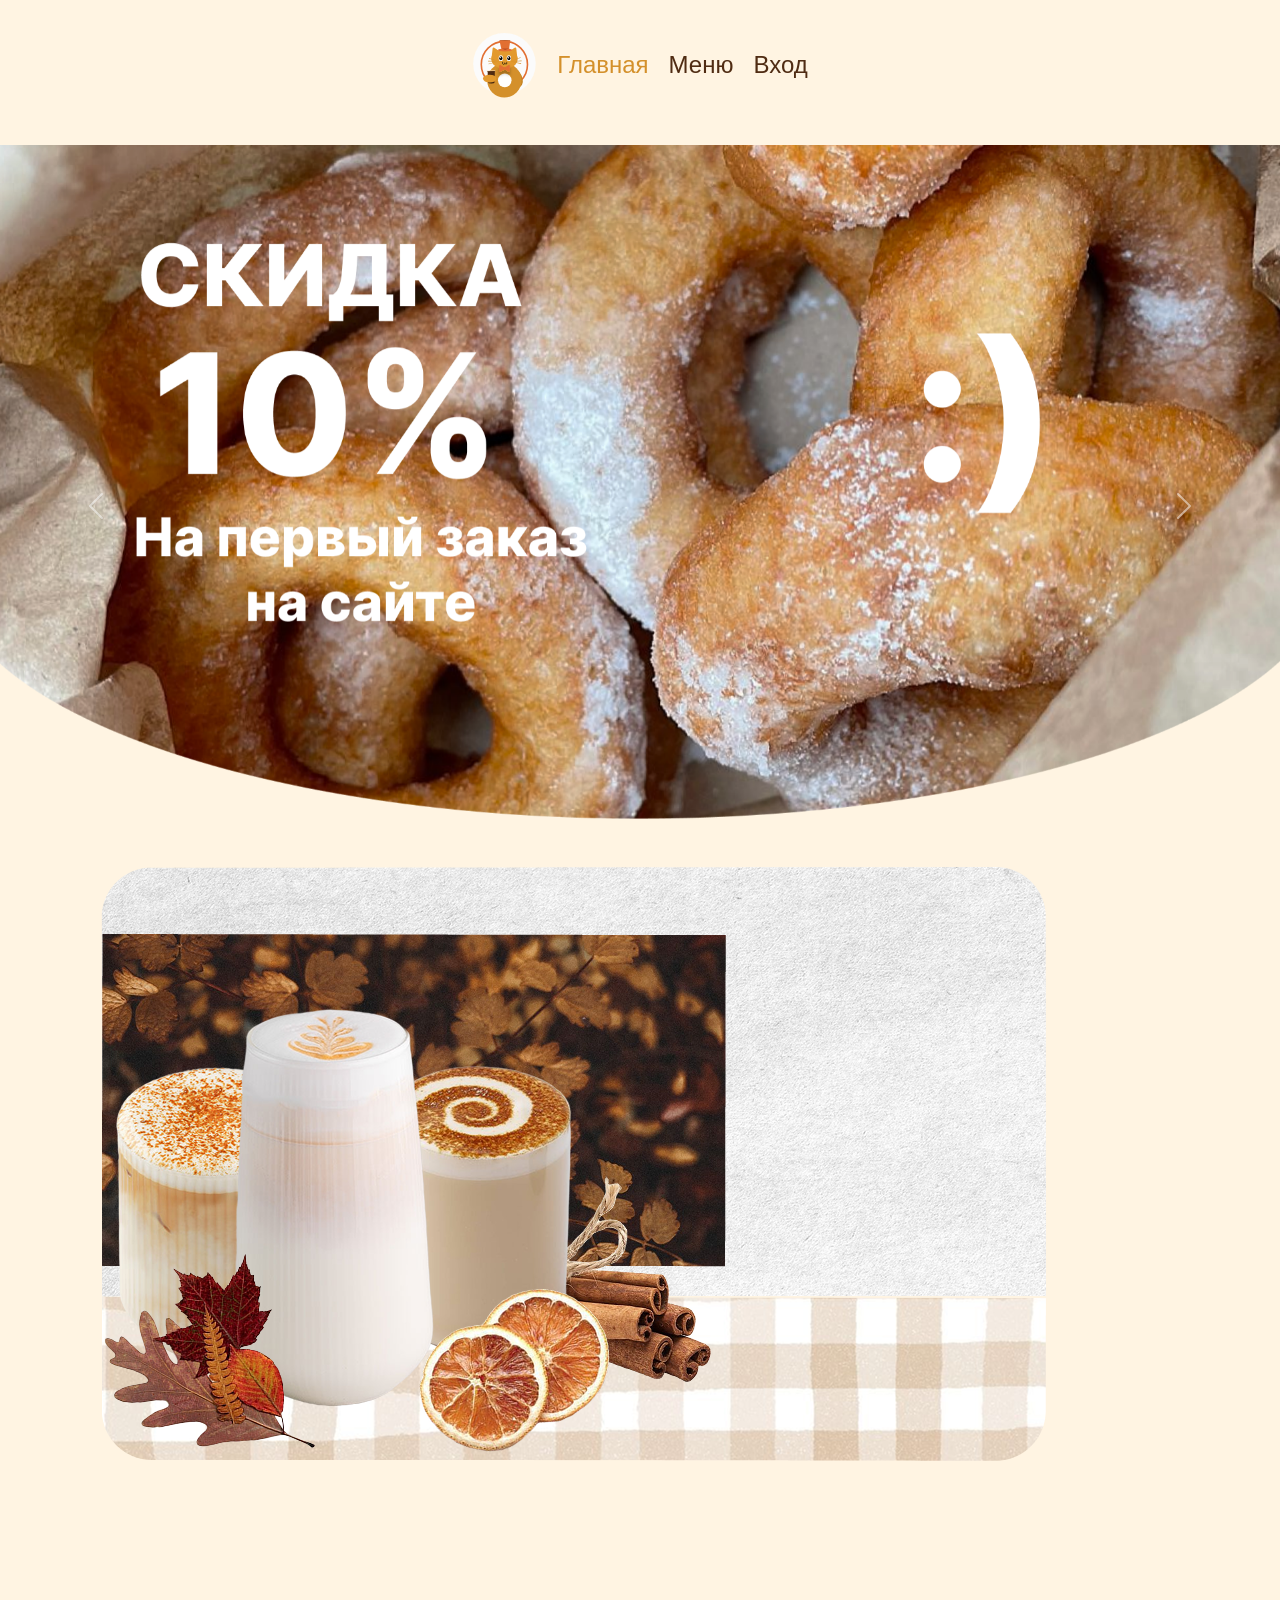
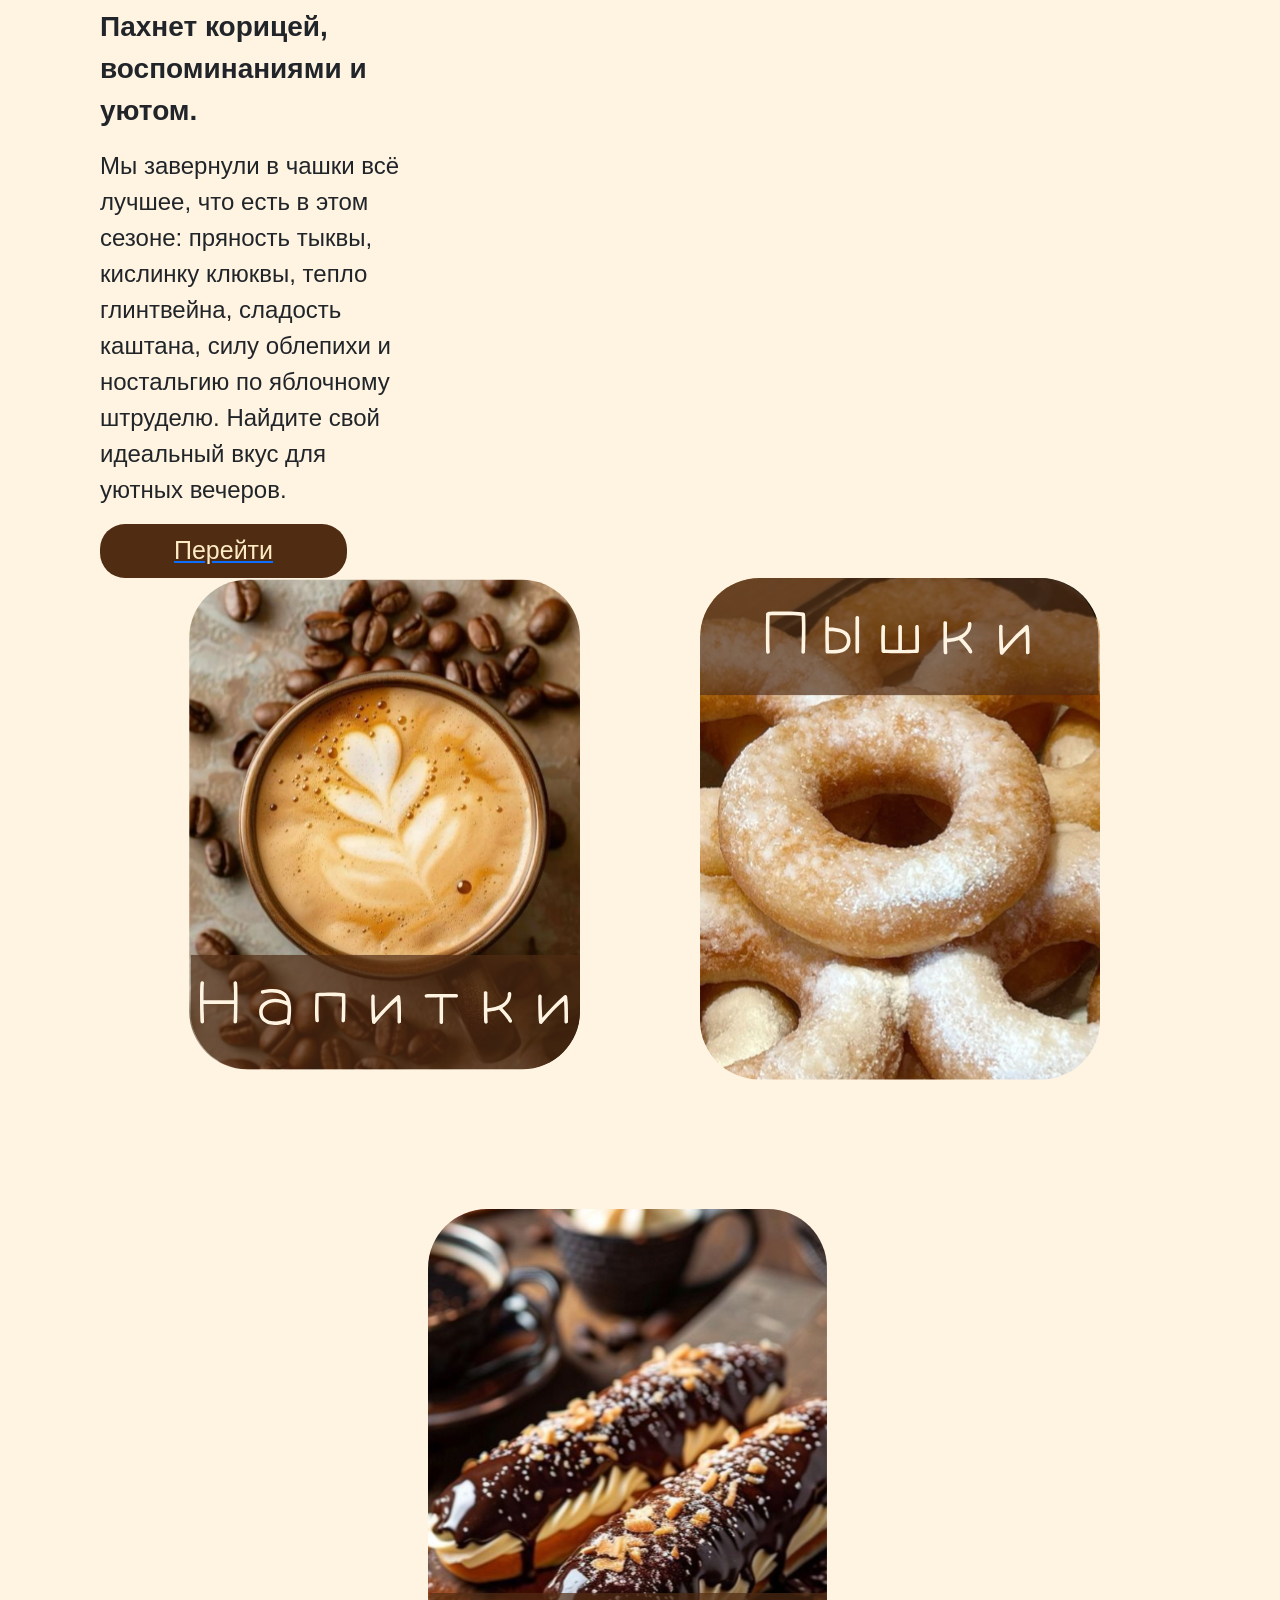
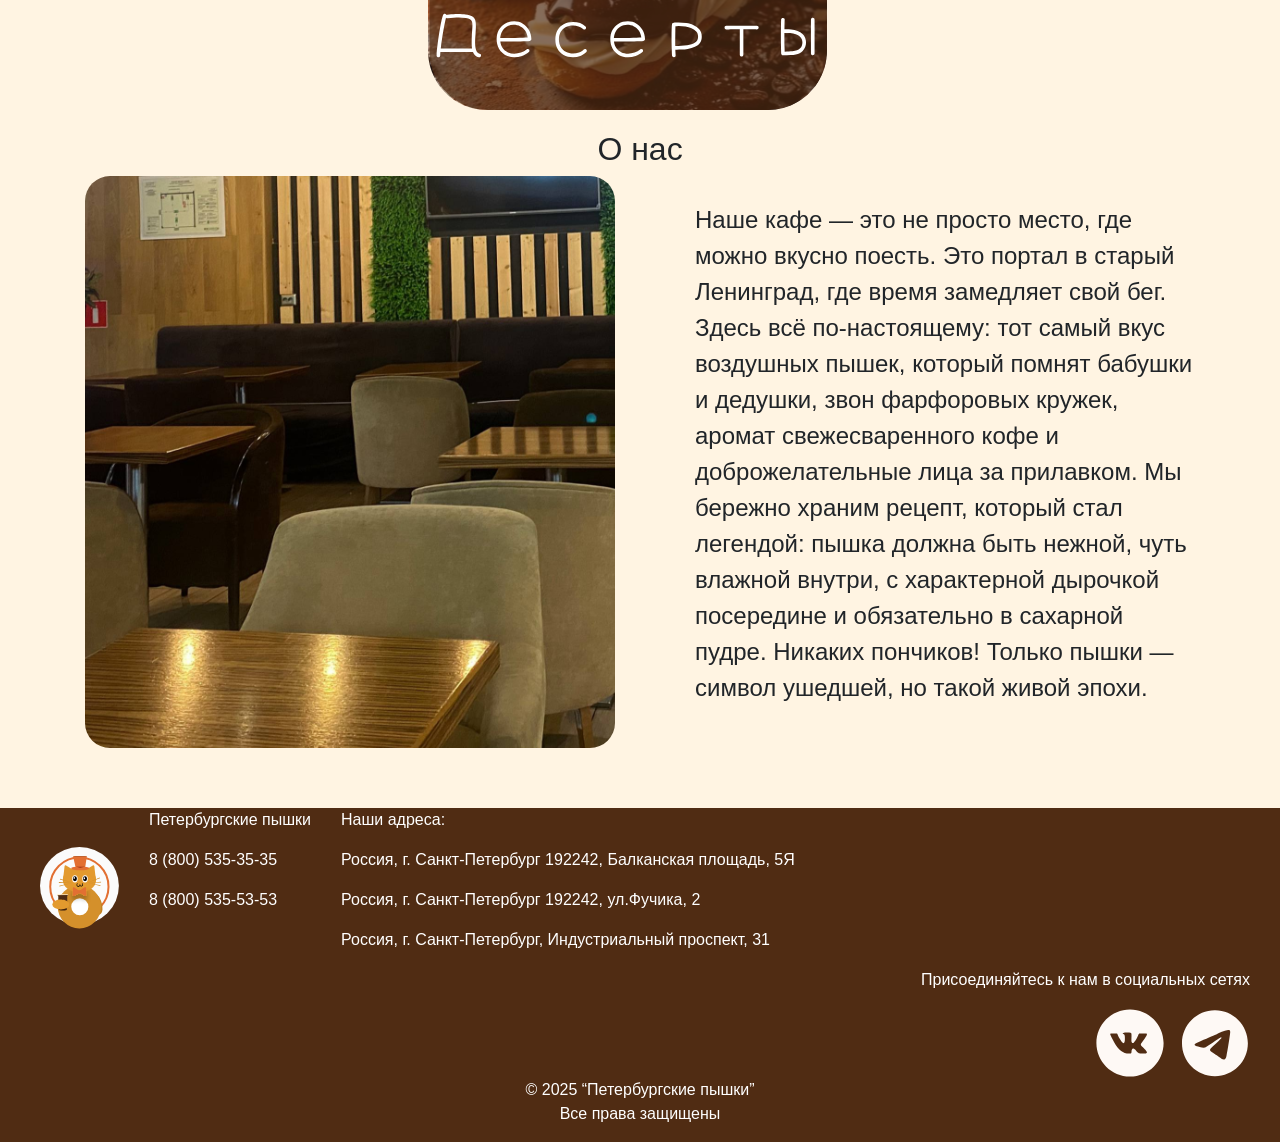
<file: index.html>
<!DOCTYPE html>
<html lang="en">

<head>
  <meta charset="UTF-8" />
  <meta name="viewport" content="width=device-width, initial-scale=1.0" />
  <title>Document</title>
  <link href="https://cdn.jsdelivr.net/npm/bootstrap@5.3.8/dist/css/bootstrap.min.css" rel="stylesheet"
    integrity="sha384-sRIl4kxILFvY47J16cr9ZwB07vP4J8+LH7qKQnuqkuIAvNWLzeN8tE5YBujZqJLB" crossorigin="anonymous">
  <link rel="stylesheet" href="web/css/style.css" />
</head>

<body>
  <header>
    <nav class="nav-main">
      <div class="nav-wrapper">

        <div class="nav-center">
          <ul class="nav-links">
            <li><img class="logotype" src="web/img/1.svg" alt="логотип" /></li>
            <li><a href="index.html" class="nav_link_active">Главная</a></li>
            <li><a href="menu.html" class="nav_link">Меню</a></li>
            <li><a href="auth.html" class="nav_link">Вход</a></li>
          </ul>
        </div>

        <button class="nav-toggle" aria-label="Открыть меню">
          <span class="hamburger"></span>
        </button>
      </div>
      </div>
    </nav>
  </header>
  <main>

    <div id="carouselExampleControls" class="carousel slide" data-bs-ride="carousel">
      <div class="carousel-inner">
        <div class="carousel-item active">
          <img src="/web/img/banner_one_img.png" class="d-block w-100" alt="...">
        </div>
        <div class="carousel-item">
          <img src="/web/img/banner_two_img.png" class="d-block w-100" alt="...">
        </div>

      </div>
      <button class="carousel-control-prev" type="button" data-bs-target="#carouselExampleControls"
        data-bs-slide="prev">
        <span class="carousel-control-prev-icon" aria-hidden="true"></span>
        <span class="visually-hidden">Предыдущий</span>
      </button>
      <button class="carousel-control-next" type="button" data-bs-target="#carouselExampleControls"
        data-bs-slide="next">
        <span class="carousel-control-next-icon" aria-hidden="true"></span>
        <span class="visually-hidden">Следующий</span>
      </button>
    </div>

    <div class="SpecialMenu">
      <div>
        <img src="web/img/3.png" alt="сезонное меню" class="specialMenuImage" />
      </div>
      <div class="textSpecialMenu-container">
        <p class="textSpecialMenu1">
          Пахнет корицей,<br> воспоминаниями и уютом.
        </p>
        <p class="textSpecialMenu2">
          Мы завернули в чашки всё лучшее, что есть в этом сезоне: пряность
          тыквы, кислинку клюквы, тепло глинтвейна, сладость каштана, силу
          облепихи и ностальгию по яблочному штруделю. Найдите свой идеальный
          вкус для уютных вечеров.
        </p>
        <div class="inpSpMen">
          <a href="menu.html"><button class="specialMenuGet">Перейти</button></a>
        </div>
      </div>
    </div>

    <div>
      <div class="glavCartDrinks">
        <a href="menu.html"><img src="web/img/4.svg" alt="КарточкаНапитки" class="drinksCart" /></a>
        <a href="menu.html"><img src="web/img/5.svg" alt="КарточкаПышки" class="PushkaCart" /></a>
        <a href="menu.html"><img src="web/img/6.svg" alt="КарточкаДесерты" class="DessertCart" /></a>
      </div>
    </div>

    <div class="aboutUs-container">
      <div class="headingAboutUs">
        <h2>О нас</h2>
      </div>

      <div class="internalAboutUs">
        <div class="meow-aboutUs">
          <img src="web/img/7.svg" alt="ФотографияОНас" class="PhotoAboutUs" />
          <p class="textAboutUs">
            Наше кафе — это не просто место, где можно вкусно поесть. Это
            портал в старый Ленинград, где время замедляет свой бег. Здесь всё
            по-настоящему: тот самый вкус воздушных пышек, который помнят
            бабушки и дедушки, звон фарфоровых кружек, аромат свежесваренного
            кофе и доброжелательные лица за прилавком. Мы бережно храним
            рецепт, который стал легендой: пышка должна быть нежной, чуть
            влажной внутри, с характерной дырочкой посередине и обязательно в
            сахарной пудре. Никаких пончиков! Только пышки — символ ушедшей,
            но такой живой эпохи.
          </p>
        </div>
      </div>
    </div>
  </main>

  <footer>
    <div>
      <div class="footer_info">
        <div class="info_address">
          <img src="web/img/1.svg" alt="логотип" class="logoFooter" />
          <div class="namTel">
            <p class="nameOrg">Петербургские пышки</p>
            <p class="telNumber1">8 (800) 535-35-35</p>
            <p class="telNumber2">8 (800) 535-53-53</p>
          </div>
          <div class="addressMain">
            <p class="address">Наши адреса:</p>
            <p class="address1">
              Россия, г. Санкт-Петербург 192242, Балканская площадь, 5Я
            </p>
            <p class="address2">
              Россия, г. Санкт-Петербург 192242, ул.Фучика, 2
            </p>
            <p class="address3">
              Россия, г. Санкт-Петербург, Индустриальный проспект, 31
            </p>
          </div>
        </div>

        <div class="info_social_network">
          <p class="text_social_network">
            Присоединяйтесь к нам в социальных сетях
          </p>
        </div>
        <div class="icons">
          <a href="https://vk.com/"><img src="web/img/vk.svg" alt="Иконка ВК" class="PhotoVK" /></a>
          <a href="https://web.telegram.org/a/"><img src="web/img/tg.svg" alt="иконка Тг" class="PhotoTg" /></a>
        </div>
      </div>

      <div class="copyr_rights">
        <p class="copyra">© 2025 “Петербургские пышки”</p>
        <p class="rights_reserved">Все права защищены</p>
      </div>
    </div>
  </footer>
  <script src="https://cdn.jsdelivr.net/npm/bootstrap@5.3.8/dist/js/bootstrap.bundle.min.js"
    integrity="sha384-FKyoEForCGlyvwx9Hj09JcYn3nv7wiPVlz7YYwJrWVcXK/BmnVDxM+D2scQbITxI"
    crossorigin="anonymous"></script>
    <script src="web/js/java_script.js"></script>
</body>


</html>
</file>
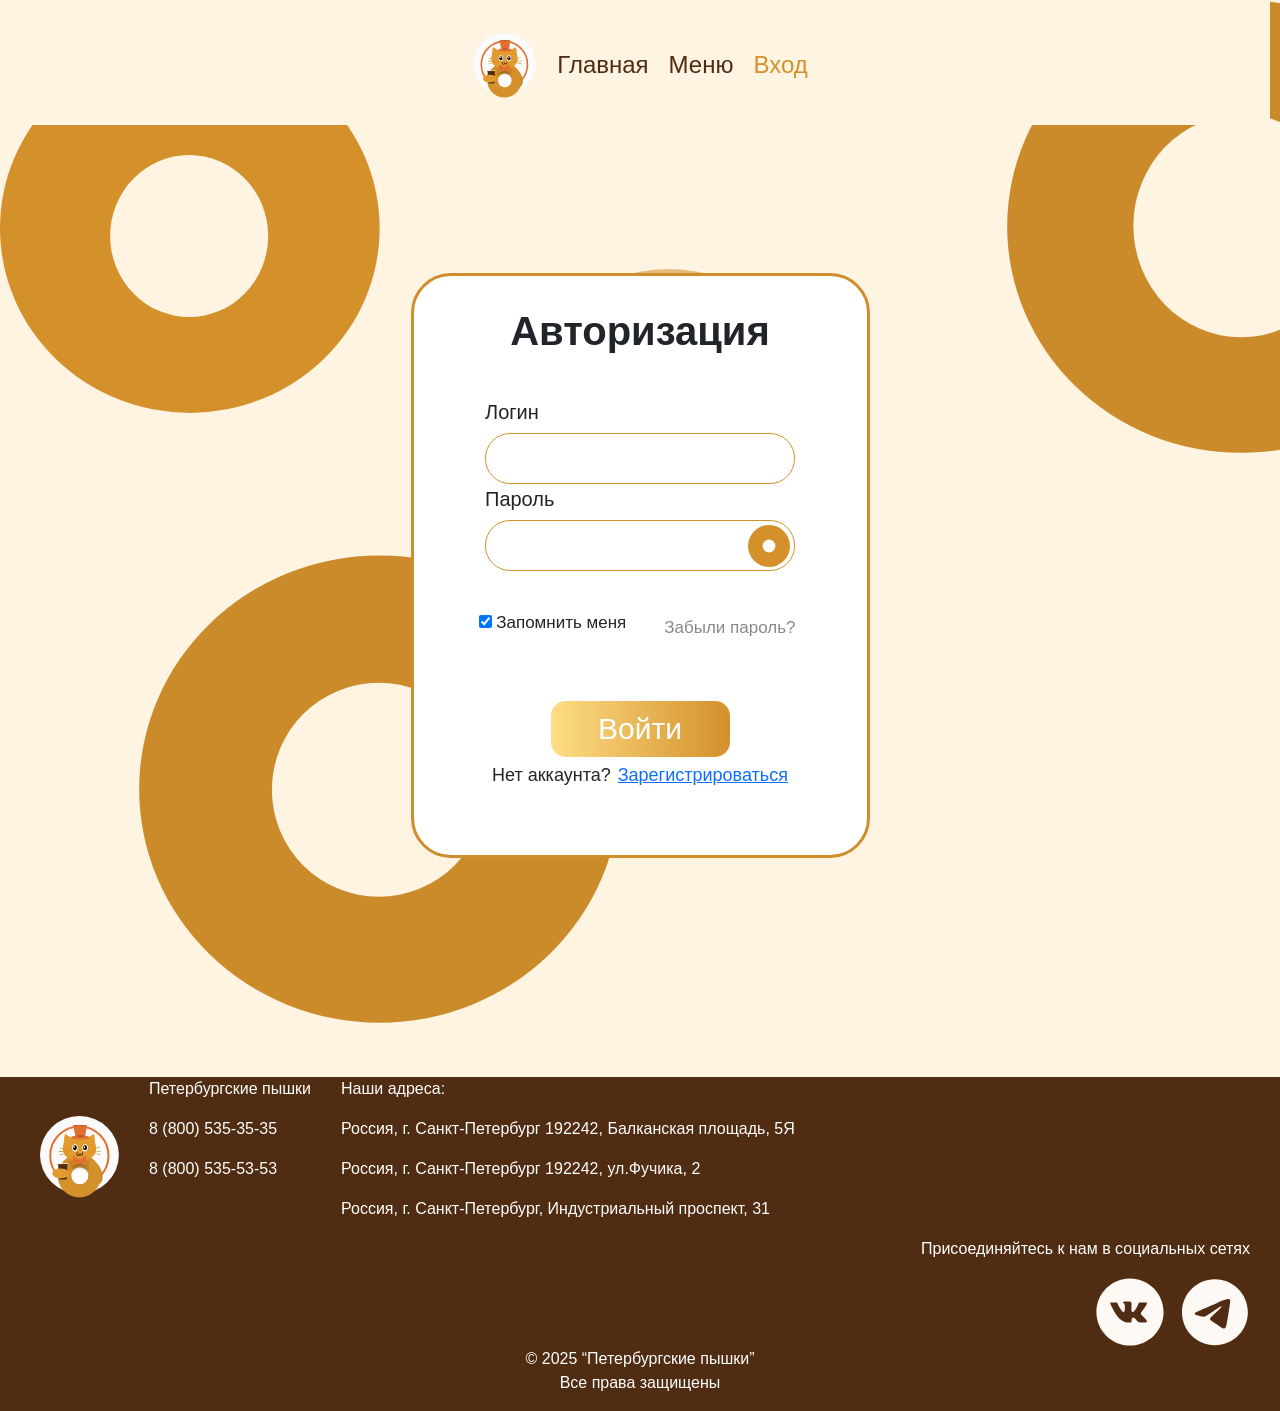
<file: auth.html>
<!DOCTYPE html>
<html lang="en">

<head>
    <meta charset="UTF-8">
    <meta name="viewport" content="width=device-width, initial-scale=1.0">
    <title>Document</title>
    <link href="https://cdn.jsdelivr.net/npm/bootstrap@5.3.8/dist/css/bootstrap.min.css" rel="stylesheet" integrity="sha384-sRIl4kxILFvY47J16cr9ZwB07vP4J8+LH7qKQnuqkuIAvNWLzeN8tE5YBujZqJLB" crossorigin="anonymous">
    <link rel="stylesheet" href="web/css/style.css">
</head>

<body class="body_auth">
    
    <header >
        
        <!-- <nav>
<li><img class="logotype" src="web/img/1.svg" alt="логотип"/></li>
            <li><a href="index.html" class="nav_link">Главная</a></li>
            <li><a href="menu.html" class="nav_link">Меню</a></li>
            <li><a href="auth.html" class="nav_link_active">Вход</a></li>

        </nav> -->

        <nav class="nav-main">
        <div class="nav-wrapper">
          
            <!-- Центральные ссылки -->
            <div class="nav-center">
                <ul class="nav-links"> 
                    <li><img class="logotype" src="web/img/1.svg" alt="логотип"/></li>
                    <li><a href="index.html" class="nav_link">Главная</a></li>
                    <li><a href="menu.html" class="nav_link">Меню</a></li>
                    <li><a href="auth.html" class="nav_link_active">Вход</a></li>
                </ul>
            </div>
            
            
                <button class="nav-toggle" aria-label="Открыть меню">
                    <span class="hamburger"></span>
                </button>
            </div>
        </div>
    </nav>
      
    </header>
    <main>

        <div class="auth">
            <div class="help">
                <div class="card_auth">
                    <div class="txt_name_auth">
                        <p class="name_authReg">Авторизация</p>
                    </div>
                    <div class="fields_auth">
                        <div class="field_login">
                            <label class="name_field">Логин <br>
                                <input class="input_login" type="text" id="loginInput">
                               
                            </label>
                        </div>
                        <div class="field_RegAuth">
                            <label class="name_field">Пароль<br>
                                <div class="password_main"> <input class="input_password" type="text" id="passwordInput">
                                    <a href="#" class="password_control"></a>
                                    <div class="error-message" id="passwordError"></div>
                                </div>

                            </label>
                        </div>
                    </div>
                    <div class="enter_checkbox">
                        <div class="checbox_forgot_Password">
                            <div class="checkbox_re">
                                <input class="checkbox_remember" type="checkbox" checked> Запомнить
                                меня
                            </div>
                            <div class="forgotPa">
                                <span>Забыли пароль?</span>
                            </div>
                        </div>
                        <div class="enter_of_register">
                            <div class="enter_but">
                                <a href="index_auth.html"><button class="enter_button">Войти</button></a>
                            </div>
                            <div class="of_register">
                                <span class="acc">Нет аккаунта? </span>
                                <a href="reg.html"><span class="go_reg"> Зарегистрироваться</span></a>
                            </div>
                        </div>


                    </div>



                </div>

            </div>


        </div>




    </main>
    
    <footer>
        <div>
            <div class="footer_info">
                <div class="info_address">
                    <img src="web/img/1.svg" alt="логотип" class="logoFooter">
                    <div>
                        <p class="nameOrg">Петербургские пышки</p>
                        <p class="telNumber1">8 (800) 535-35-35</p>
                        <p class="telNumber2">8 (800) 535-53-53</p>
                    </div>
                    <div>
                        <p class="address">Наши адреса:</p>
                        <p class="address1">Россия, г. Санкт-Петербург 192242, Балканская площадь, 5Я</p>
                        <p class="address2">Россия, г. Санкт-Петербург 192242, ул.Фучика, 2</p>
                        <p class="address3">Россия, г. Санкт-Петербург, Индустриальный проспект, 31</p>
                    </div>

                </div>

                <div class="info_social_network">
                    <p class="text_social_network">Присоединяйтесь к нам в социальных сетях</p>
                </div>
                <div class="icons">
                    <a href="https://vk.com/"><img src="web/img/vk.svg" alt="Иконка ВК" class="PhotoVK"></a>
                    <a href="https://web.telegram.org/a/"><img src="web/img/tg.svg" alt="иконка Тг" class="PhotoTg"></a>
                </div>
            </div>



            <div class="copyr_rights">
                <p class="copyra">
                    © 2025 “Петербургские пышки”</p>
                <p class="rights_reserved">Все права защищены
                </p>
            </div>
        </div>
    </footer>
    <script src="web/js/java_script.js"></script>
    <!-- <script>
// Простой скрипт для проверки
document.addEventListener('DOMContentLoaded', function() {
    const btn = document.querySelector('.enter_button');
    const loginInput = document.getElementById('loginInput');
    
    console.log('DOM загружен');
    console.log('Кнопка найдена:', btn);
    console.log('Поле логина найдено:', loginInput);
    
    if (btn && loginInput) {
        btn.addEventListener('click', function(e) {
            e.preventDefault();
            const value = loginInput.value.trim();
            
            if (!value) {
                alert('Введите логин!');
                loginInput.style.borderColor = 'red';
            } else if (value.length < 3) {
                alert('Логин слишком короткий!');
                loginInput.style.borderColor = 'red';
            } else {
                alert('Логин принят!');
                loginInput.style.borderColor = 'green';
                // Переход на другую страницу
                // window.location.href = 'index_auth.html';
            }
        });
    }
});
</script> -->
<script src="https://cdn.jsdelivr.net/npm/bootstrap@5.3.8/dist/js/bootstrap.bundle.min.js" integrity="sha384-FKyoEForCGlyvwx9Hj09JcYn3nv7wiPVlz7YYwJrWVcXK/BmnVDxM+D2scQbITxI" crossorigin="anonymous"></script>
<script src="web/js/java_script.js"></script>
</body>


</html>
</file>
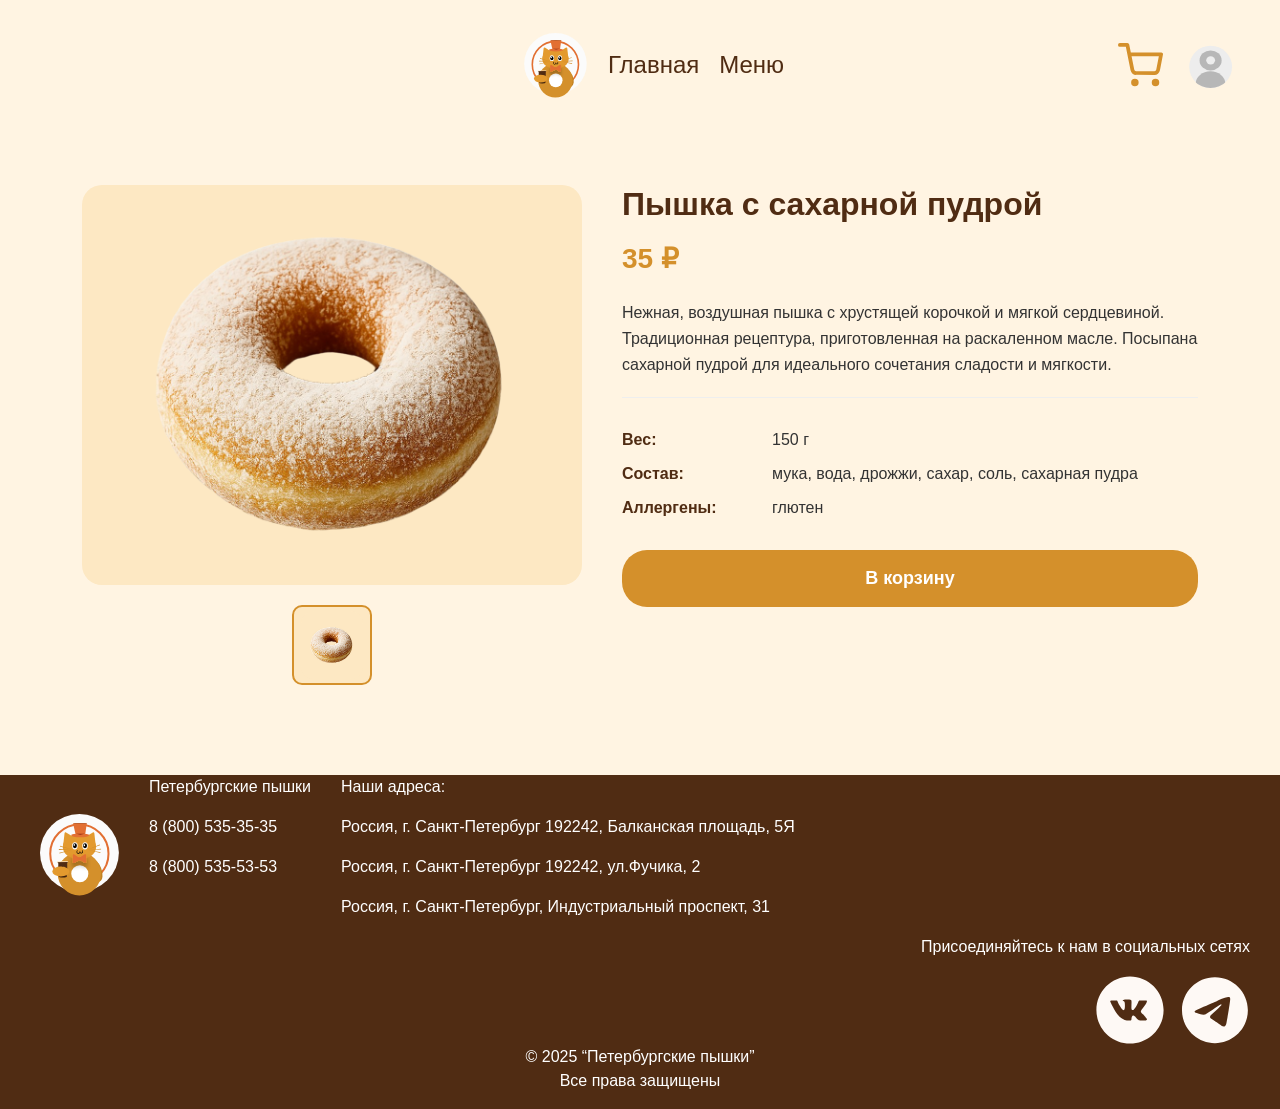
<file: card_position.html>
<!DOCTYPE html>
<html lang="en">

<head>
  <meta charset="UTF-8" />
  <meta name="viewport" content="width=device-width, initial-scale=1.0" />
  <title>Document</title>
  <link rel="stylesheet" href="web/css/style.css" />
  <link href="https://cdn.jsdelivr.net/npm/bootstrap@5.3.8/dist/css/bootstrap.min.css" rel="stylesheet"
    integrity="sha384-sRIl4kxILFvY47J16cr9ZwB07vP4J8+LH7qKQnuqkuIAvNWLzeN8tE5YBujZqJLB" crossorigin="anonymous">
</head>

<body>
  <header>

    <!-- <nav class="nav_auth">
      <li><img class="logotype" src="web/img/1.svg" alt="логотип" /></li>
      <li><a href="index_auth.html" class="nav_link">Главная</a></li>
      <li><a href="menu_auth.html" class="nav_link">Меню</a></li>

    </nav>
    <div class="right_header">
      <a href="basket.html"><img class="nav_link" src="web/img/bascet.svg" alt=""></a>
      <a href="profile.html"><img class="nav_link_active" src="web/img/profile.svg" alt="профиль"></a>
    </div> -->
     <nav class="nav-main nav_auth">
        <div class="nav-wrapper">
            <!-- Логотип слева -->
            <!-- <div class="nav-logo">
                
            </div>
             -->
            <!-- Центральные ссылки -->
            <div class="nav-center">
                <ul class="nav-links">
                    <li><img class="logotype" src="web/img/1.svg" alt="логотип"/></li>
                    <li><a href="index_auth.html" class="nav_link">Главная</a></li>
                    <li><a href="menu_auth.html" class="nav_link">Меню</a></li>
                </ul>
            </div>
            
            <!-- Правая часть (иконки) -->
            <div class="nav-right">
                <div class="nav-icons">
                    <a href="basket.html" class="nav-icon">
                        <img src="web/img/bascet.svg" alt="корзина">
                    </a>
                    <a href="profile.html" class="nav-icon">
                        <img src="web/img/profile.svg" alt="профиль">
                    </a>
                </div>
                <button class="nav-toggle" aria-label="Открыть меню">
                    <span class="hamburger"></span>
                </button>
            </div>
        </div>
    </nav>

  </header>
  
    <main class="product-page">
        <div class="container">
            <div class="product-layout">
                <!-- Левая часть - изображения товара -->
                <div class="product-images">
                    <div class="main-image">
                        <img  class= "productImgPSP" id="main-product-img" src="web/img/imgPSPA.png" alt="Пышка">
                    </div>
                    <div class="thumbnails">
                        <div class="thumbnail active" onclick="changeImage('web/img/pushka_product_main.png')">
                            <img src="web/img/imgPSP.png" alt="Пышка">
                        </div>
                        
                    </div>
                </div>
                
                <!-- Правая часть - информация о товаре -->
                <div class="product-info">
                    <h1 class="product-title">Пышка с сахарной пудрой</h1>
                    <div class="product-price">35 ₽</div>
                    
                    <p class="product-description">
                        Нежная, воздушная пышка с хрустящей корочкой и мягкой сердцевиной. 
                        Традиционная рецептура, приготовленная на раскаленном масле. 
                        Посыпана сахарной пудрой для идеального сочетания сладости и мягкости.
                    </p>
                    
                    <div class="product-details">
                        <div class="detail-item">
                            <span class="detail-label">Вес:</span>
                            <span class="detail-value">150 г</span>
                        </div>
                        <div class="detail-item">
                            <span class="detail-label">Состав:</span>
                            <span class="detail-value">мука, вода, дрожжи, сахар, соль, сахарная пудра</span>
                        </div>
                        
                        <div class="detail-item">
                            <span class="detail-label">Аллергены:</span>
                            <span class="detail-value">глютен</span>
                        </div>
                    </div>
                    
                    <div class="product-actions">
                        <button class="btn-primary" onclick="addToCart()">В корзину</button>
                        
                    </div>
                </div>
            </div>
            
            <!-- Секция с отзывами -->
           
    </main>


  <footer>
    <div>
      <div class="footer_info">
        <div class="info_address">
          <img src="web/img/1.svg" alt="логотип" class="logoFooter" />
          <div class="namTel">
            <p class="nameOrg">Петербургские пышки</p>
            <p class="telNumber1">8 (800) 535-35-35</p>
            <p class="telNumber2">8 (800) 535-53-53</p>
          </div>
          <div class="addressMain">
            <p class="address">Наши адреса:</p>
            <p class="address1">
              Россия, г. Санкт-Петербург 192242, Балканская площадь, 5Я
            </p>
            <p class="address2">
              Россия, г. Санкт-Петербург 192242, ул.Фучика, 2
            </p>
            <p class="address3">
              Россия, г. Санкт-Петербург, Индустриальный проспект, 31
            </p>
          </div>
        </div>

        <div class="info_social_network">
          <p class="text_social_network">
            Присоединяйтесь к нам в социальных сетях
          </p>
        </div>
        <div class="icons">
          <a href="https://vk.com/"><img src="web/img/vk.svg" alt="Иконка ВК" class="PhotoVK" /></a>
          <a href="https://web.telegram.org/a/"><img src="web/img/tg.svg" alt="иконка Тг" class="PhotoTg" /></a>
        </div>
      </div>

      <div class="copyr_rights">
        <p class="copyra">© 2025 “Петербургские пышки”</p>
        <p class="rights_reserved">Все права защищены</p>
      </div>
    </div>
  </footer>
  <script src="https://cdn.jsdelivr.net/npm/bootstrap@5.3.8/dist/js/bootstrap.bundle.min.js"
    integrity="sha384-FKyoEForCGlyvwx9Hj09JcYn3nv7wiPVlz7YYwJrWVcXK/BmnVDxM+D2scQbITxI"
    crossorigin="anonymous"></script>
    <script src="web/js/java_script.js"></script>
</body>

</html>
</file>
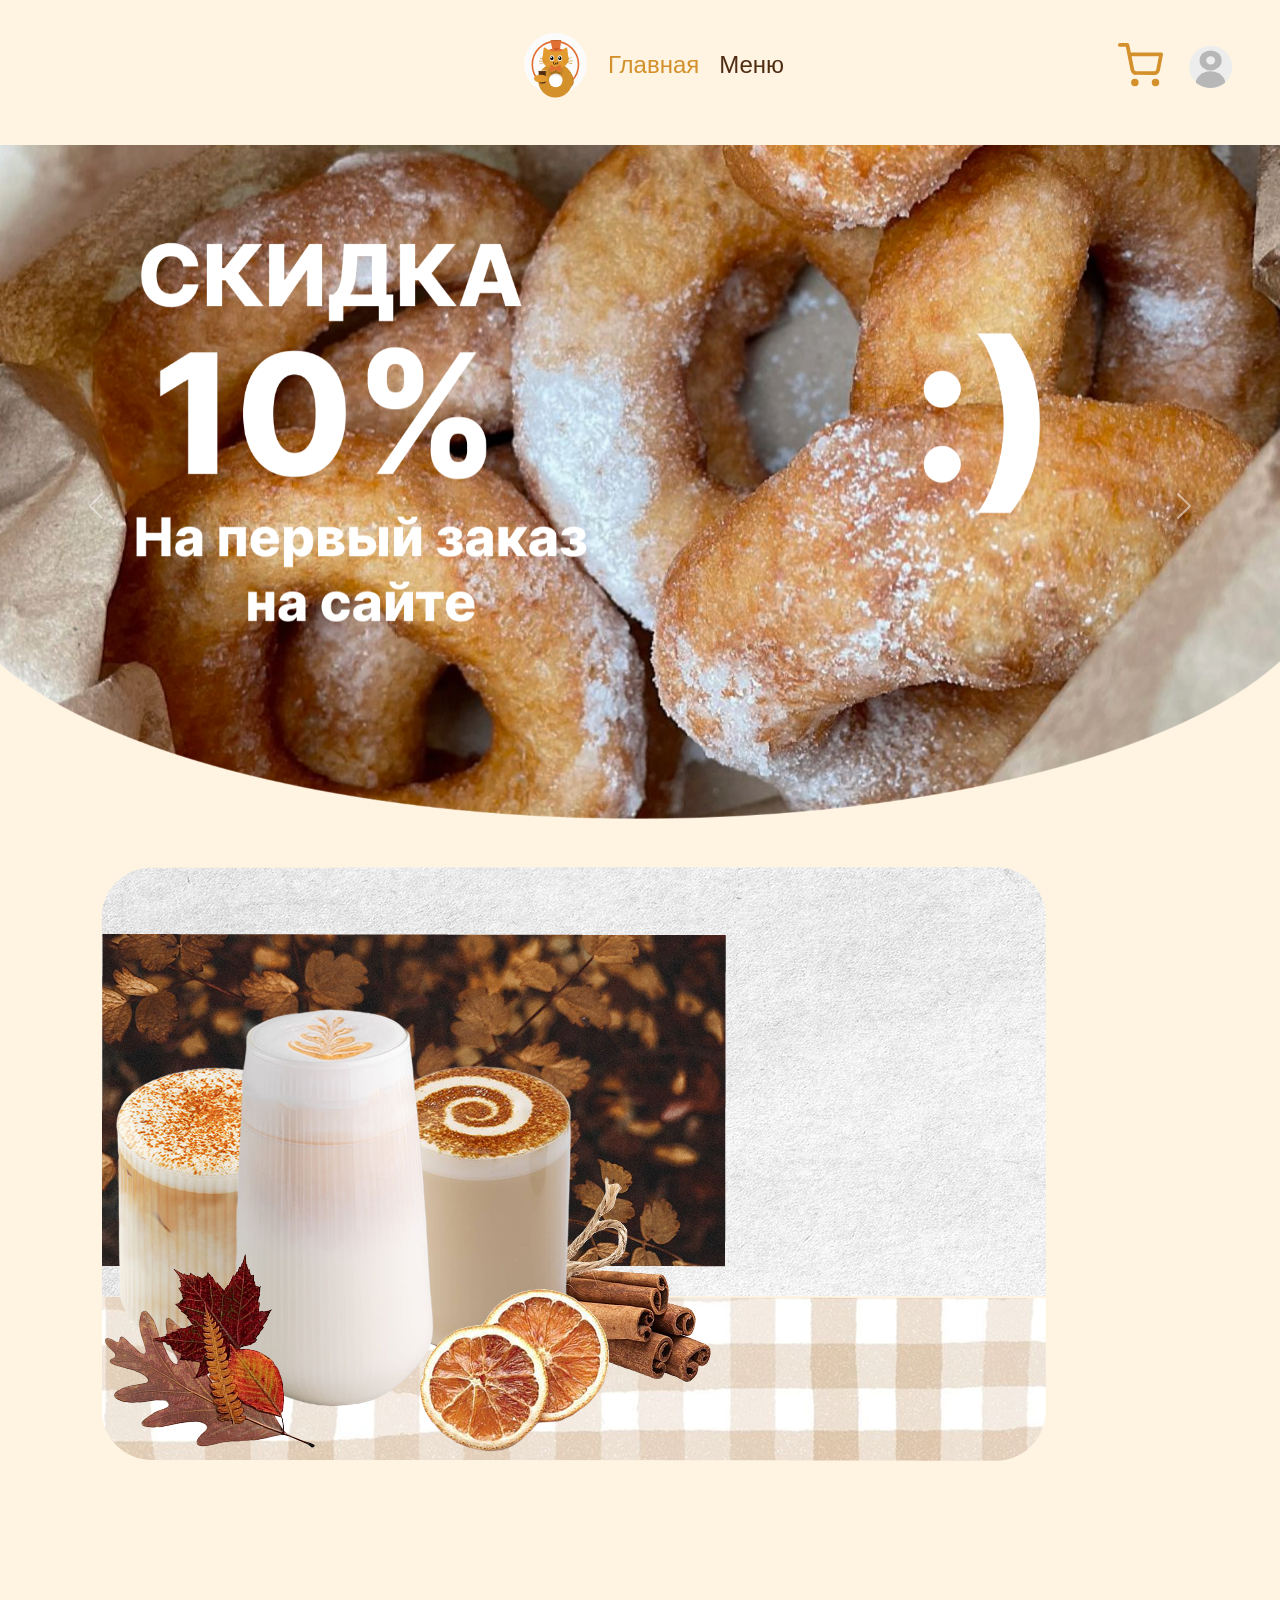
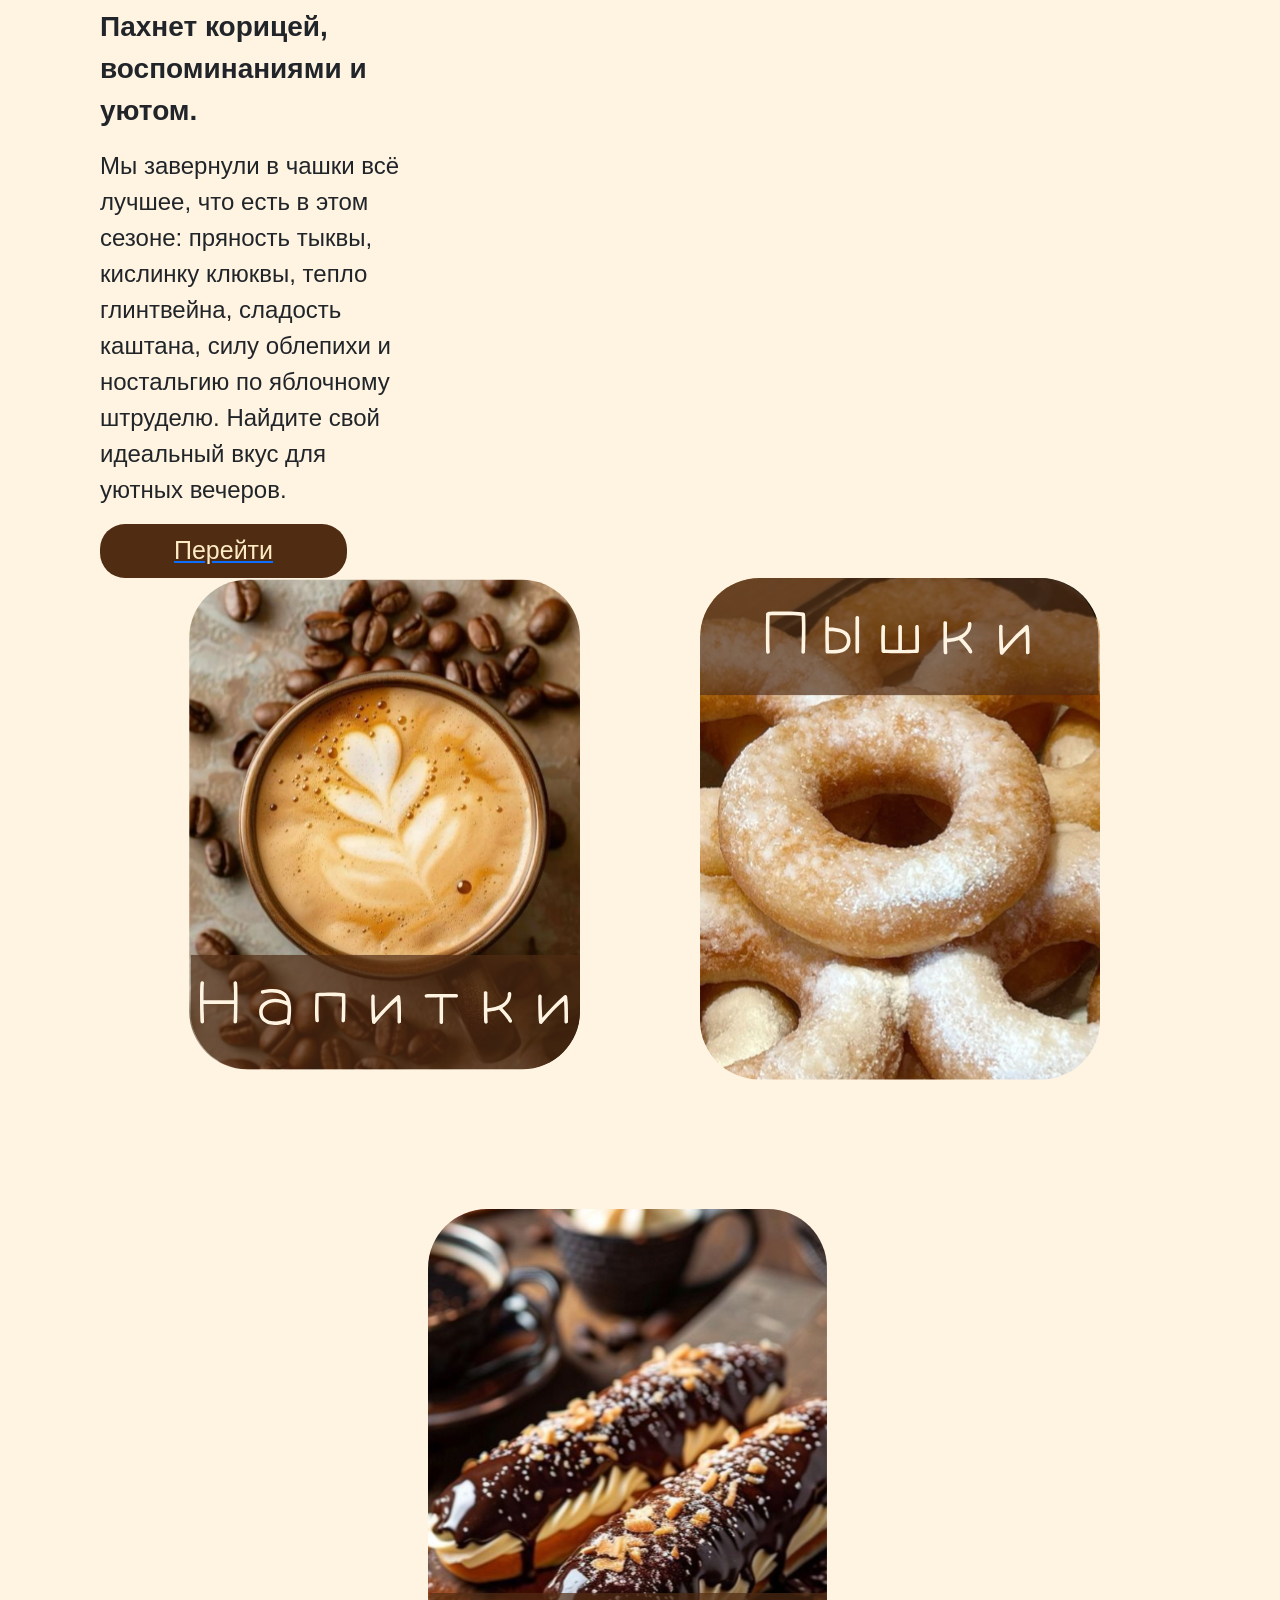
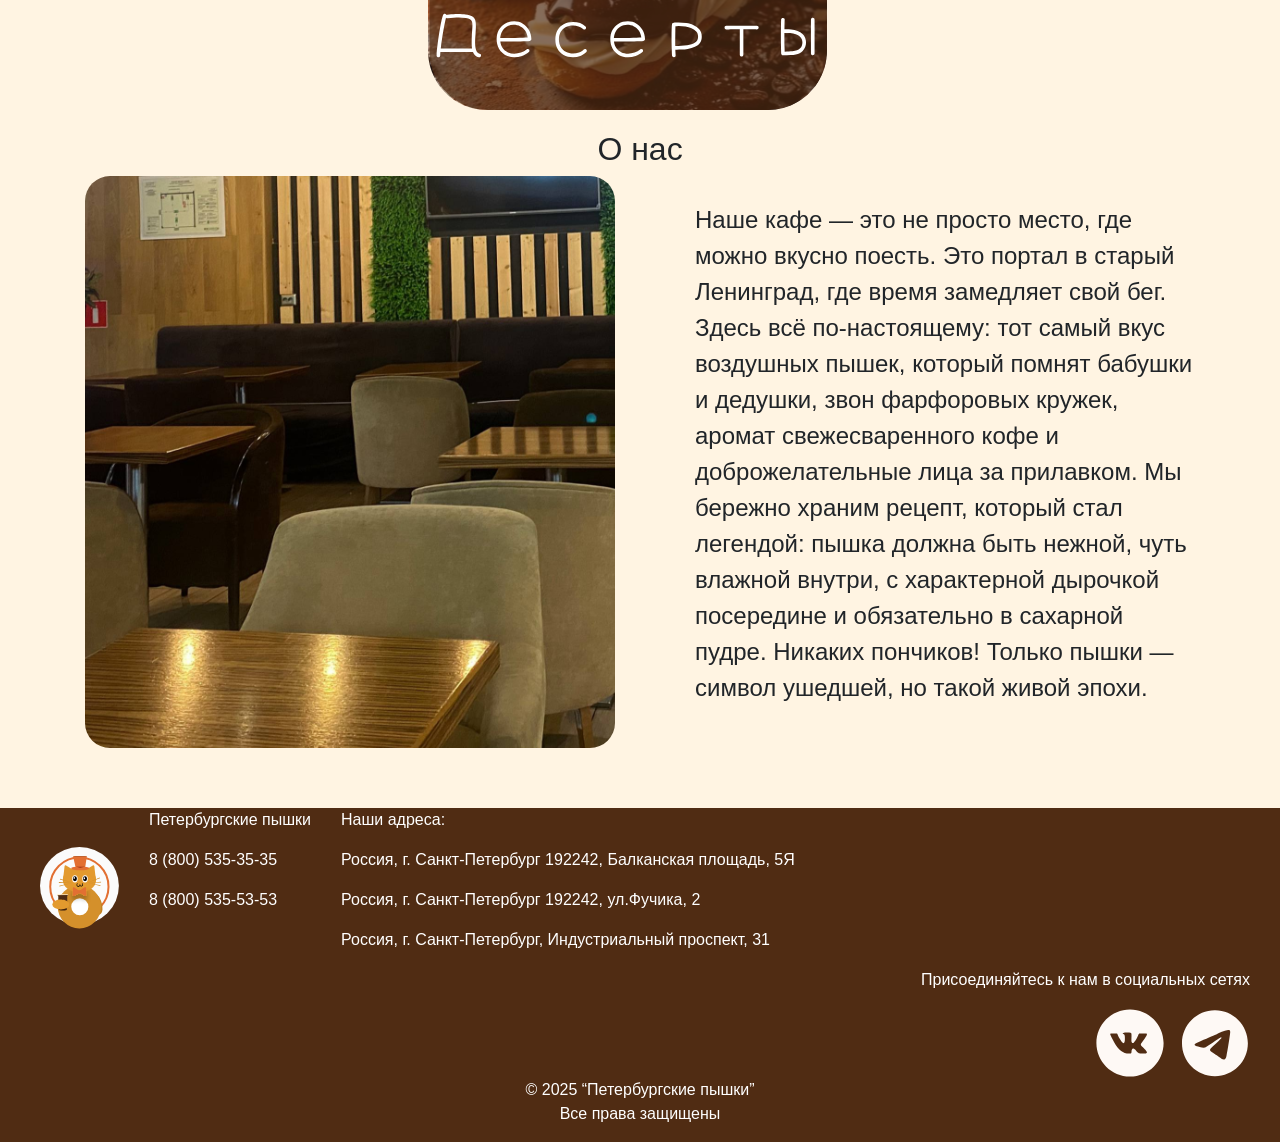
<file: index_auth.html>
<!DOCTYPE html>
<html lang="en">
  <head>
    <meta charset="UTF-8" />
    <meta name="viewport" content="width=device-width, initial-scale=1.0" />
    <title>Document</title>
    <link href="https://cdn.jsdelivr.net/npm/bootstrap@5.3.8/dist/css/bootstrap.min.css" rel="stylesheet" integrity="sha384-sRIl4kxILFvY47J16cr9ZwB07vP4J8+LH7qKQnuqkuIAvNWLzeN8tE5YBujZqJLB" crossorigin="anonymous">
    <link rel="stylesheet" href="web/css/style.css" />
  </head>

  <body>
    <header>
    <nav class="nav-main nav_auth">
        <div class="nav-wrapper">
            <!-- Логотип слева -->
            <!-- <div class="nav-logo">
                
            </div>
             -->
            <!-- Центральные ссылки -->
            <div class="nav-center">
                <ul class="nav-links">
                    <li><img class="logotype" src="web/img/1.svg" alt="логотип"/></li>
                    <li><a href="index_auth.html" class="nav_link_active">Главная</a></li>
                    <li><a href="menu_auth.html" class="nav_link">Меню</a></li>
                </ul>
            </div>
            
            <!-- Правая часть (иконки) -->
            <div class="nav-right">
                <div class="nav-icons">
                    <a href="basket.html" class="nav-icon">
                        <img src="web/img/bascet.svg" alt="корзина">
                    </a>
                    <a href="profile.html" class="nav-icon">
                        <img src="web/img/profile.svg" alt="профиль">
                    </a>
                </div>
                <button class="nav-toggle" aria-label="Открыть меню">
                    <span class="hamburger"></span>
                </button>
            </div>
        </div>
    </nav>
</header>
    <main>
        <div id="carouselExampleControls" class="carousel slide" data-bs-ride="carousel">
  <div class="carousel-inner">
    <div class="carousel-item active">
      <img src="/web/img/banner_one_img.png" class="d-block w-100" alt="...">
    </div>
    <div class="carousel-item">
      <img src="/web/img/banner_two_img.png" class="d-block w-100" alt="...">
    </div>
    
  </div>
  <button class="carousel-control-prev" type="button" data-bs-target="#carouselExampleControls"  data-bs-slide="prev">
    <span class="carousel-control-prev-icon" aria-hidden="true"></span>
    <span class="visually-hidden">Предыдущий</span>
  </button>
  <button class="carousel-control-next" type="button" data-bs-target="#carouselExampleControls"  data-bs-slide="next">
    <span class="carousel-control-next-icon" aria-hidden="true"></span>
    <span class="visually-hidden">Следующий</span>
  </button>
</div>


      <div class="SpecialMenu">
        <div>
          <img
            src="web/img/3.png"
            alt="сезонное меню"
            class="specialMenuImage"
          />
        </div>
        <div class="textSpecialMenu-container">
          <p class="textSpecialMenu1">
            Пахнет корицей,<br> воспоминаниями и уютом.
          </p>
          <p class="textSpecialMenu2">
            Мы завернули в чашки всё лучшее, что есть в этом сезоне: пряность
            тыквы, кислинку клюквы, тепло глинтвейна, сладость каштана, силу
            облепихи и ностальгию по яблочному штруделю. Найдите свой идеальный
            вкус для уютных вечеров.
          </p>
          <div class="inpSpMen">
            <a href="menu.html"
              ><button class="specialMenuGet">Перейти</button></a
            >
          </div>
        </div>
      </div>

      <div>
        <div class="glavCartDrinks">
          <a href="menu.html"
            ><img src="web/img/4.svg" alt="КарточкаНапитки" class="drinksCart"
          /></a>
          <a href="menu.html"
            ><img src="web/img/5.svg" alt="КарточкаПышки" class="PushkaCart"
          /></a>
          <a href="menu.html"
            ><img src="web/img/6.svg" alt="КарточкаДесерты" class="DessertCart"
          /></a>
        </div>
      </div>

      <div class="aboutUs-container">
        <div class="headingAboutUs">
          <h2>О нас</h2>
        </div>

        <div class="internalAboutUs">
          <div class="meow-aboutUs">
            <img
              src="web/img/7.svg"
              alt="ФотографияОНас"
              class="PhotoAboutUs"
            />
            <p class="textAboutUs">
              Наше кафе — это не просто место, где можно вкусно поесть. Это
              портал в старый Ленинград, где время замедляет свой бег. Здесь всё
              по-настоящему: тот самый вкус воздушных пышек, который помнят
              бабушки и дедушки, звон фарфоровых кружек, аромат свежесваренного
              кофе и доброжелательные лица за прилавком. Мы бережно храним
              рецепт, который стал легендой: пышка должна быть нежной, чуть
              влажной внутри, с характерной дырочкой посередине и обязательно в
              сахарной пудре. Никаких пончиков! Только пышки — символ ушедшей,
              но такой живой эпохи.
            </p>
          </div>
        </div>
      </div>
    </main>

    <footer>
      <div>
        <div class="footer_info">
          <div class="info_address">
            <img src="web/img/1.svg" alt="логотип" class="logoFooter" />
            <div class="namTel">
              <p class="nameOrg">Петербургские пышки</p>
              <p class="telNumber1">8 (800) 535-35-35</p>
              <p class="telNumber2">8 (800) 535-53-53</p>
            </div>
            <div class="addressMain">
              <p class="address">Наши адреса:</p>
              <p class="address1">
                Россия, г. Санкт-Петербург 192242, Балканская площадь, 5Я
              </p>
              <p class="address2">
                Россия, г. Санкт-Петербург 192242, ул.Фучика, 2
              </p>
              <p class="address3">
                Россия, г. Санкт-Петербург, Индустриальный проспект, 31
              </p>
            </div>
          </div>

          <div class="info_social_network">
            <p class="text_social_network">
              Присоединяйтесь к нам в социальных сетях
            </p>
          </div>
          <div class="icons">
            <a href="https://vk.com/"
              ><img src="web/img/vk.svg" alt="Иконка ВК" class="PhotoVK"
            /></a>
            <a href="https://web.telegram.org/a/"
              ><img src="web/img/tg.svg" alt="иконка Тг" class="PhotoTg"
            /></a>
          </div>
        </div>

        <div class="copyr_rights">
          <p class="copyra">© 2025 “Петербургские пышки”</p>
          <p class="rights_reserved">Все права защищены</p>
        </div>
      </div>
    </footer>
    <script src="https://cdn.jsdelivr.net/npm/bootstrap@5.3.8/dist/js/bootstrap.bundle.min.js" integrity="sha384-FKyoEForCGlyvwx9Hj09JcYn3nv7wiPVlz7YYwJrWVcXK/BmnVDxM+D2scQbITxI" crossorigin="anonymous"></script>
    <script src="web/js/java_script.js"></script>
  </body>
</html>
</file>
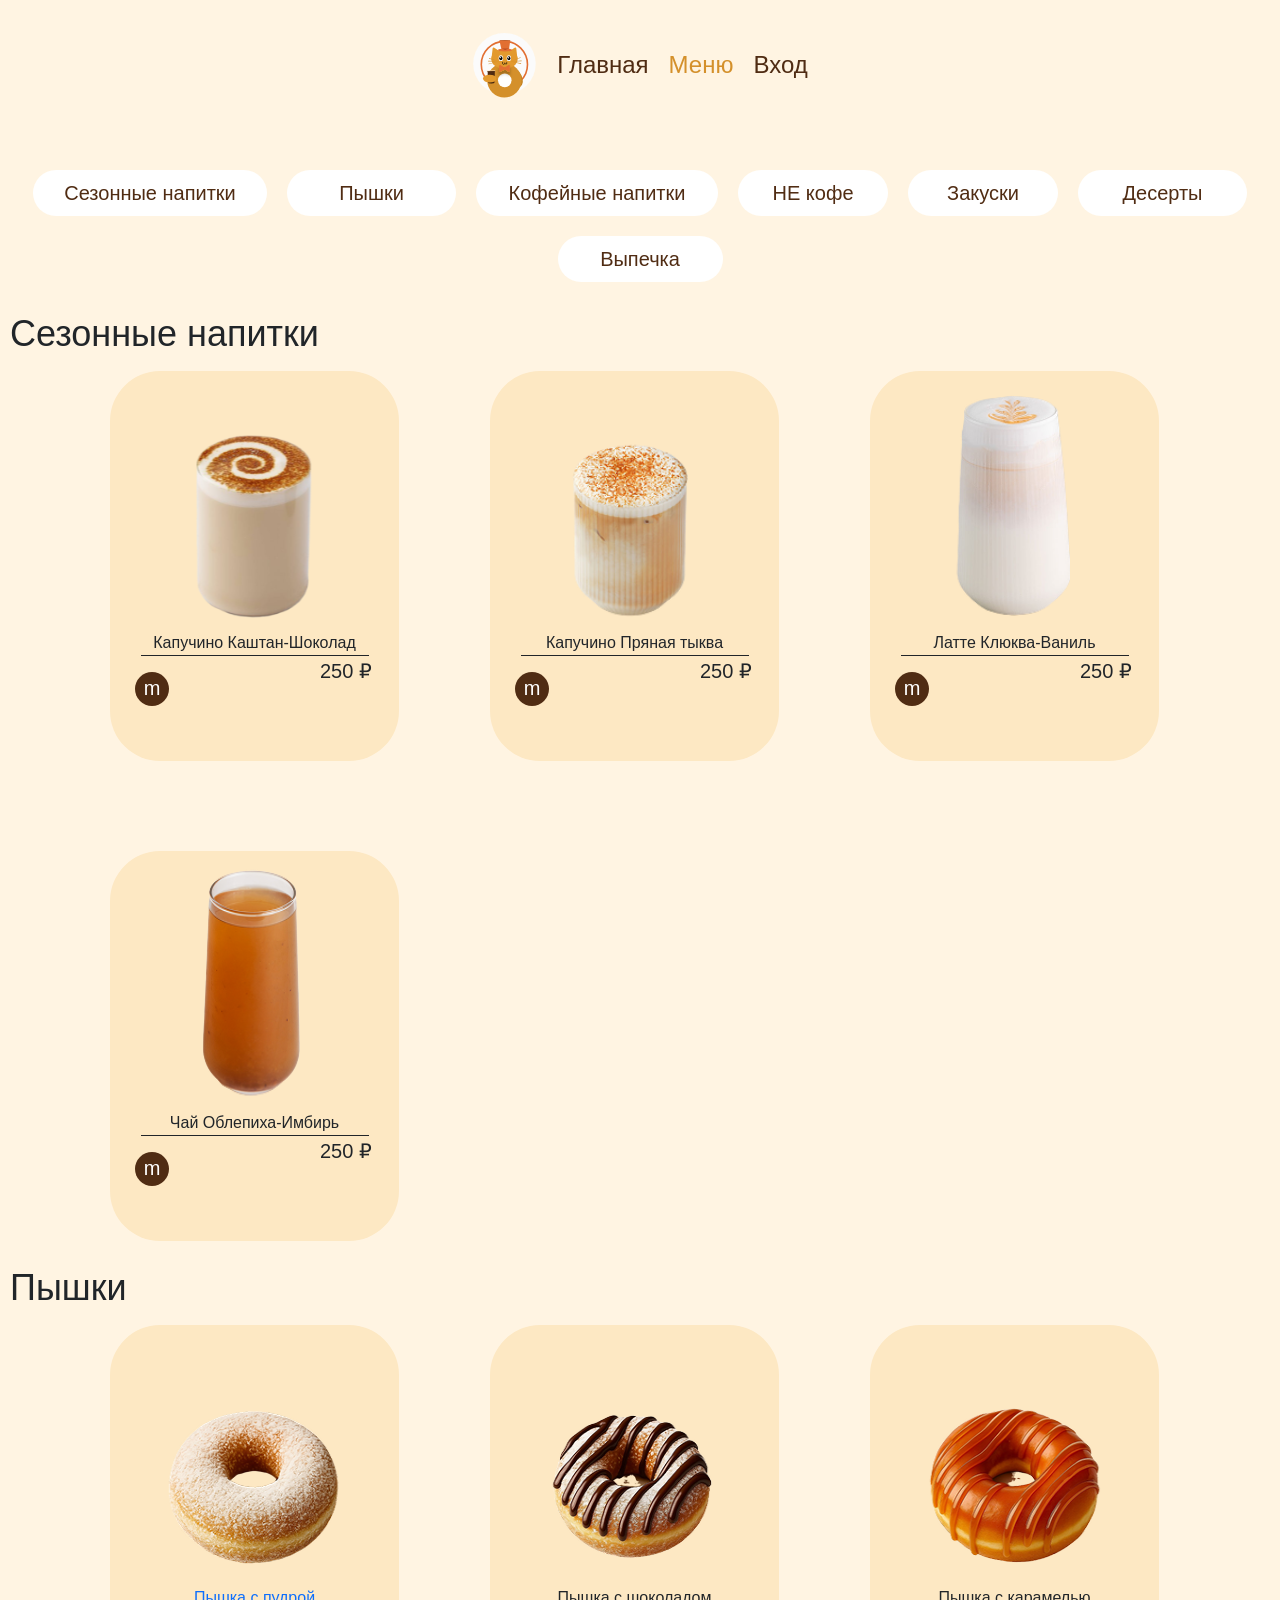
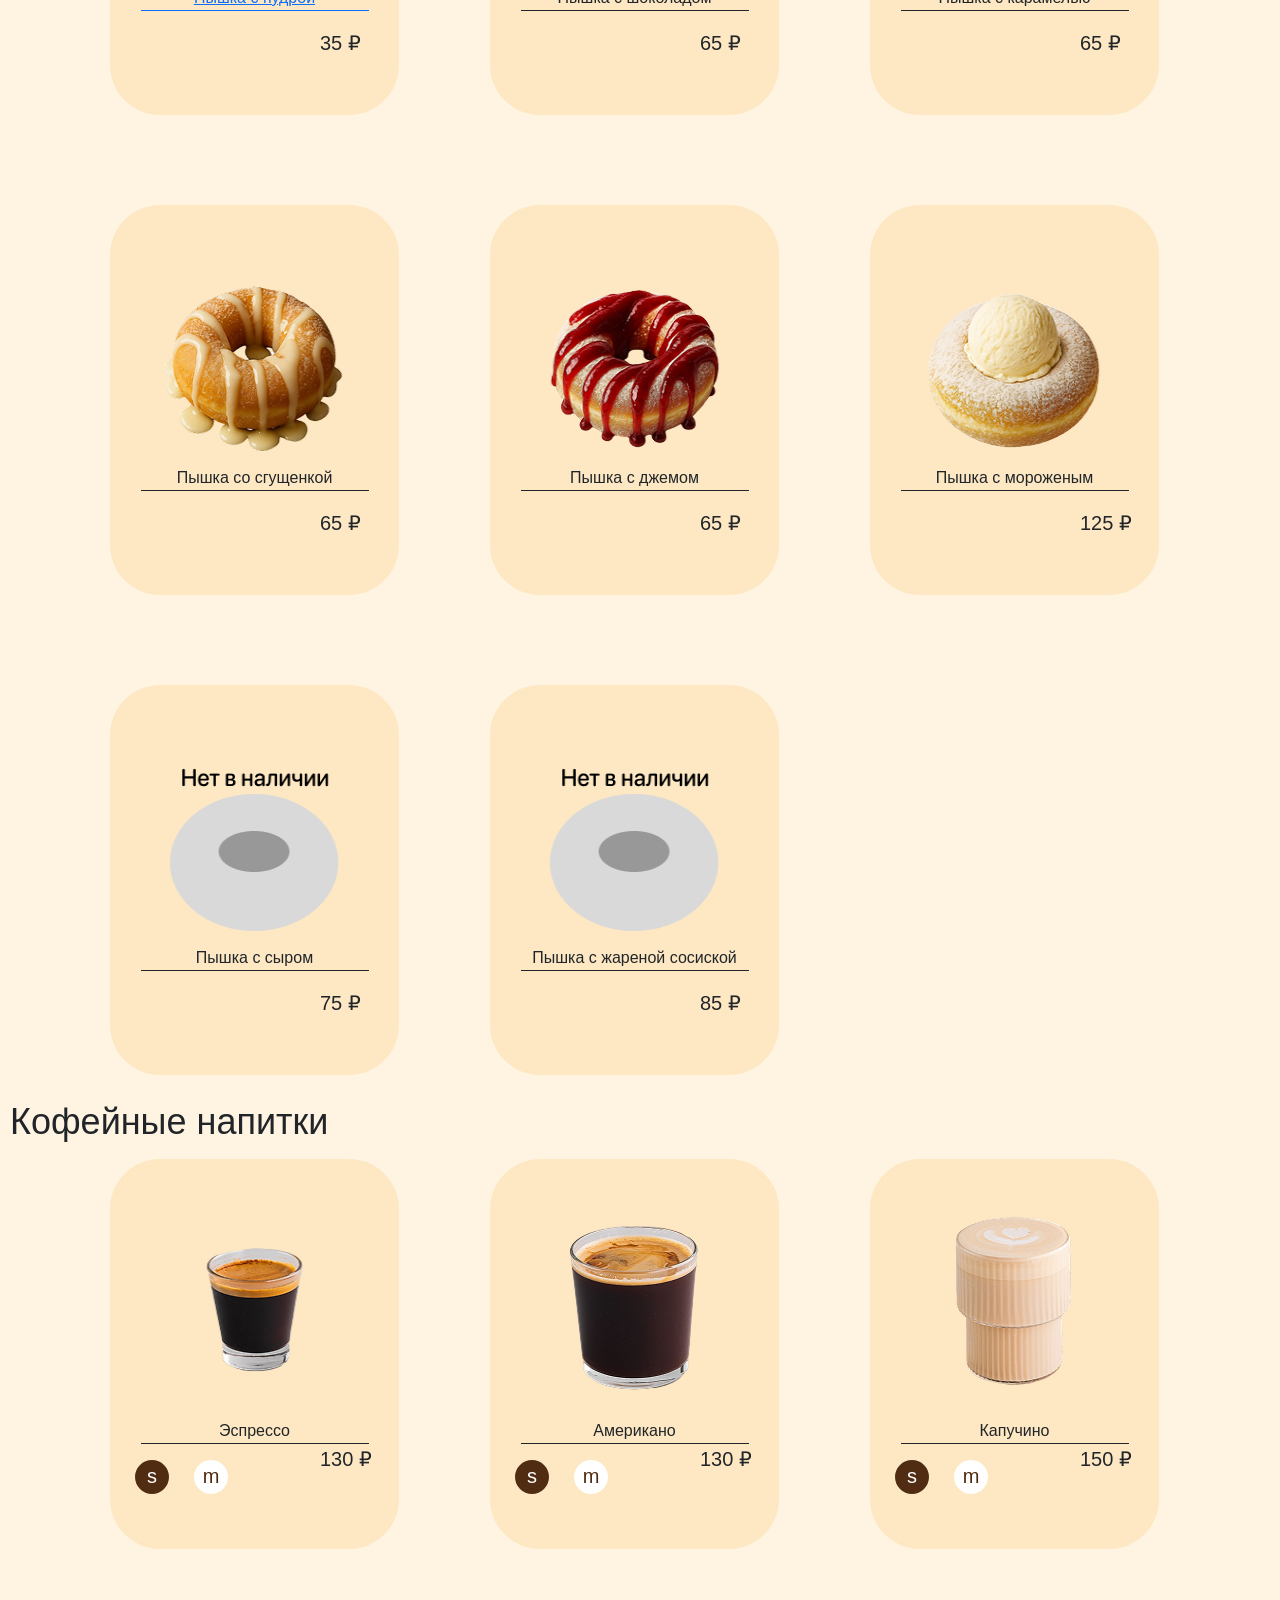
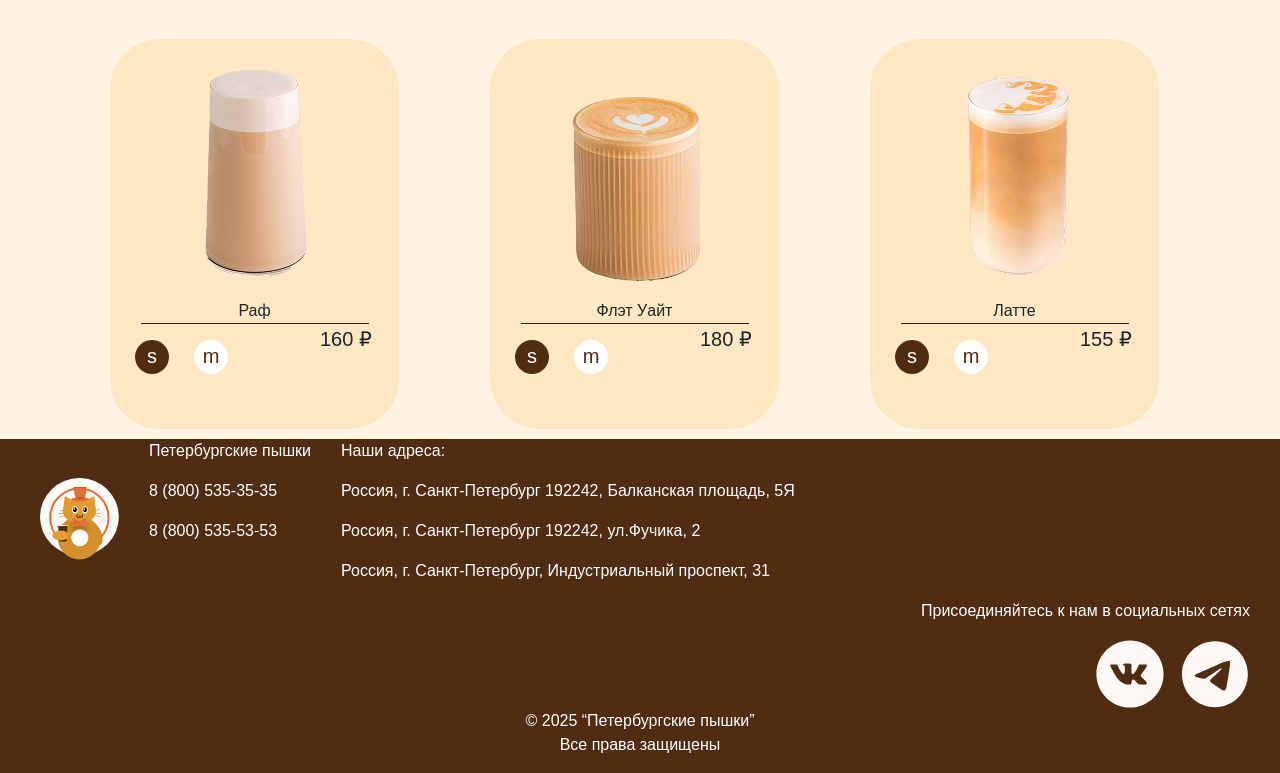
<file: menu.html>
<!DOCTYPE html>
<html lang="en">

<head>
    <meta charset="UTF-8">
    <meta name="viewport" content="width=device-width, initial-scale=1.0">
    <title>Document</title>
    <link href="https://cdn.jsdelivr.net/npm/bootstrap@5.3.8/dist/css/bootstrap.min.css" rel="stylesheet" integrity="sha384-sRIl4kxILFvY47J16cr9ZwB07vP4J8+LH7qKQnuqkuIAvNWLzeN8tE5YBujZqJLB" crossorigin="anonymous">
    <link rel="stylesheet" href="web/css/style.css">
</head>

<body>
    <script src=""></script>
    <header>
        
       <!-- <nav>
<li><img class="logotype" src="web/img/1.svg" alt="логотип"/></li>
            <li><a href="index.html" class="nav_link">Главная</a></li>
            <li><a href="menu.html" class="nav_link_active">Меню</a></li>
            <li><a href="auth.html" class="nav_link">Вход</a></li>

            
        </nav> -->

          <nav class="nav-main">
        <div class="nav-wrapper">
            <!-- Логотип слева -->
         
            
            <!-- Центральные ссылки -->
            <div class="nav-center">
                <ul class="nav-links">
                    <li><img class="logotype" src="web/img/1.svg" alt="логотип"/></li>
                    <li><a href="index.html" class="nav_link">Главная</a></li>
                    <li><a href="menu.html" class="nav_link_active">Меню</a></li>
                    <li><a href="auth.html" class="nav_link">Вход</a></li>
                </ul>
            </div>
            
            
                <button class="nav-toggle" aria-label="Открыть меню">
                    <span class="hamburger"></span>
                </button>
            </div>
        </div>
    </nav>
    </header>
    <main>
        <div class="navMenu">
            <a href="#block1"><button class="specialDrinkButton">Сезонные напитки</button></a>
            <a href="#block2"><button class="pushkiButton">Пышки</button></a>
            <a href="#block3"><button class="coffeButton">Кофейные напитки</button></a>
            <a href="#block4"><button class="NO-coffeButton">НЕ кофе</button></a>
            <a href="#block5"><button class="NiamButton">Закуски</button></a>
            <a href="#block6"><button class="dessertsButton">Десерты</button></a>
            <a href="#block7"><button class="bakeryButton">Выпечка</button></a>
        </div>

        <div class="Menu">
            <div class="MenuSpecDrinks">
                
                <p id="block1" class="nameMenu">Сезонные напитки</p>
                <div class="MenuSpecCard">
                    <div class="CapychChestnut-Chock-card">
                        <img class="CapChestChCaImg" src="web/img/10.svg" alt="Капучино Каштан-Шоколад">
                        <div class="CCCC-card-info">
                            <p class="CCCC-card-name">Капучино Каштан-Шоколад</p>
                            <div class="size-price">
                                <button class="size-m">m</button>
                                <p class="price-cccc">250 ₽</p>
                            </div>
                            <!-- <div class="inputCCCC">
                                <button class="backetBut">В корзину</button>
                            </div> -->
                        </div>
                    </div>

                    <div class="CapychPrPumpking-card">
                        <img class="CapPrPumpkImg" src="web/img/11.png" alt="Капучино Пряная тыква">
                        <div class="CCCC-card-info">
                            <p class="CCCC-card-name">Капучино Пряная тыква</p>
                            <div class="size-price">
                                <button class="size-m">m</button>
                                <p class="price-cccc">250 ₽</p>
                            </div>
                            <!-- <div class="inputCCCC">
                                <button class="backetBut">В корзину</button>
                            </div> -->
                        </div>
                    </div>


<div class="latteCl-van-card">
    
       <img class="latteClVanImg" src="web/img/12.png" alt="Латте Клюква-Ваниль">
   
    <div class="CCCC-card-info">
        
            <p class="CCCC-card-name">Латте Клюква-Ваниль</p>
      
        <div class="size-price">
            <button class="size-m">m</button>
            <p class="price-cccc">250 ₽</p>
        </div>
        <!-- <div class="inputCCCC">
            <button class="backetBut">В корзину</button>
        </div> -->
    </div>
</div>


                    <div class="TeaObImb-card">
                        <img class="TeaObImb-Img" src="web/img/13.png" alt="Чай Облепиха-Имбирь">
                        <div class="CCCC-card-info">
                            <p class="CCCC-card-name">Чай Облепиха-Имбирь</p>
                            <div class="size-price">
                                <button class="size-m">m</button>
                                <p class="price-cccc">250 ₽</p>
                            </div>
                            <!-- <div class="inputCCCC">
                                <button class="backetBut">В корзину</button>
                            </div> -->
                        </div>
                    </div>
                </div>
            </div>



            <!-- Пышки -->

            
            <div class="MenuPushki">
                <p id="block2" class="nameMenu">Пышки</p>
                <div class="MenuSpecCard">
                    <div class="PushkaPCard">
                        <a href="card_position.html" class="product-image-link">
       <img class="PushkaPImg" src="web/img/14.png" alt="Пышка с пудрой">
    </a>
                       
                        <div class="Push-card-info">   
                            <a href="card_position.html" class="product-name-link">
                            <p class="Food-card-name">Пышка с пудрой</p>
                                </a>
                            <div class="size-price">

                                <p class="price-food">35 ₽</p>
                            </div>
                            <!-- <div class="inputPushk">
                                <button class="backetBut">В корзину</button>
                            </div> -->
                        </div>
                    </div>



                    <div class="PushkaPCard">
                        <img class="PushkaPImg" src="web/img/15.png" alt="Пышка с шоколадом">
                        <div class="Push-card-info">
                            <p class="Food-card-name">Пышка с шоколадом</p>
                            <div class="size-price">

                                <p class="price-food">65 ₽</p>
                            </div>
                            <!-- <div class="inputPushk">
                                <button class="backetBut">В корзину</button>
                            </div> -->
                        </div>
                    </div>




                    <div class="PushkaPCard">
                        <img class="PushkaPImg" src="web/img/16.png" alt="Пышка с карамелью">
                        <div class="Push-card-info">
                            <p class="Food-card-name">Пышка с карамелью</p>
                            <div class="size-price">

                                <p class="price-food">65 ₽</p>
                            </div>
                            <!-- <div class="inputPushk">
                                <button class="backetBut">В корзину</button>
                            </div> -->
                        </div>
                    </div>


                    <div class="PushkaPCard">
                        <img class="PushkaPImg" src="web/img/17.png" alt="Пышка со сгущенкой">
                        <div class="Push-card-info">
                            <p class="Food-card-name">Пышка со сгущенкой</p>
                            <div class="size-price">

                                <p class="price-food">65 ₽</p>
                            </div>
                            <!-- <div class="inputPushk">
                                <button class="backetBut">В корзину</button>
                            </div> -->
                        </div>
                    </div>


                    <div class="PushkaPCard">
                        <img class="PushkaPImg" src="web/img/18.png" alt="Пышка с джемом">
                        <div class="Push-card-info">
                            <p class="Food-card-name">Пышка с джемом</p>
                            <div class="size-price">

                                <p class="price-food">65 ₽</p>
                            </div>
                            <!-- <div class="inputPushk">
                                <button class="backetBut">В корзину</button>
                            </div> -->
                        </div>
                    </div>


                    <div class="PushkaPCard">
                        <img class="PushkaPImg" src="web/img/19.png" alt="Пышка с мороженым">
                        <div class="Push-card-info">
                            <p class="Food-card-name">Пышка с мороженым</p>
                            <div class="size-price">

                                <p class="price-food">125 ₽</p>
                            </div>
                            <!-- <div class="inputPushk">
                                <button class="backetBut">В корзину</button>
                            </div> -->
                        </div>
                    </div>




                    <div class="PushkaPCard">
                        <img class="PushkaPImgNo" src="web/img/20.png" alt="Пышка с сыром">
                        <div class="Push-card-info">
                            <p class="Food-card-name">Пышка с сыром</p>
                            <div class="size-price">

                                <p class="price-food">75 ₽</p>
                            </div>
                            <!-- <div class="inputPushk">
                                <button class="backetBut">:(</button>
                            </div> -->
                        </div>
                    </div>


                    <div class="PushkaPCard">
                        <img class="PushkaPImgNo" src="web/img/20.png" alt="Пышка с жареной сосиской">
                        <div class="Push-card-info">
                            <p class="Food-card-name">Пышка с жареной сосиской</p>
                            <div class="size-price">

                                <p class="price-food">85 ₽</p>
                            </div>
                            <!-- <div class="inputPushk">
                                <button class="backetBut">:(</button>
                            </div> -->
                        </div>
                    </div>






                </div>
            </div>


            <!-- кофи -->
            <div class="MenuCoffe">
                <p id="block3" class="nameMenu">Кофейные напитки</p>
                <div class="MenuSpecCard">
                    <div class="CapychChestnut-Chock-card">
                        <img class="EspressoImg" src="web/img/21.png" alt="Эспрессо">
                        <div class="CCCC-card-info">
                            <p class="CCCC-card-name">Эспрессо</p>
                            <div class="size-priceC">
                                <div class="cnopcSize">
                                    <button class="size-s">s</button>
                                    <button class="size-sm">m</button>
                                </div>

                                <p class="price-cccc">130 ₽</p>
                            </div>
                            <!-- <div class="inputCCCC">
                                <button class="backetBut">В корзину</button>
                            </div> -->
                        </div>
                    </div>



                    <div class="CapychChestnut-Chock-card">
                        <img class="americanoImg" src="web/img/22.png" alt="Американо">
                        <div class="CCCC-card-info">
                            <p class="CCCC-card-name">Американо</p>
                            <div class="size-priceC">
                                <div class="cnopcSize">
                                    <button class="size-s">s</button>
                                    <button class="size-sm">m</button>
                                </div>

                                <p class="price-cccc">130 ₽</p>
                            </div>
                            <!-- <div class="inputCCCC">
                                <button class="backetBut">В корзину</button>
                            </div> -->
                        </div>
                    </div>



                    <div class="CapychChestnut-Chock-card">
                        <img class="CapuchImg" src="web/img/23.png" alt="Капучино">
                        <div class="CCCC-card-info">
                            <p class="CCCC-card-name">Капучино</p>
                            <div class="size-priceC">
                                <div class="cnopcSize">
                                    <button class="size-s">s</button>
                                    <button class="size-sm">m</button>
                                </div>

                                <p class="price-cccc">150 ₽</p>
                            </div>
                            <!-- <div class="inputCCCC">
                                <button class="backetBut">В корзину</button>
                            </div> -->
                        </div>
                    </div>



                    <div class="CapychChestnut-Chock-card">
                        <img class="rafImg" src="web/img/24.png" alt="Раф">
                        <div class="CCCC-card-info">
                            <p class="CCCC-card-name">Раф</p>
                            <div class="size-priceC">
                                <div class="cnopcSize">
                                    <button class="size-s">s</button>
                                    <button class="size-sm">m</button>
                                </div>

                                <p class="price-cccc">160 ₽</p>
                            </div>
                            <!-- <div class="inputCCCC">
                                <button class="backetBut">В корзину</button>
                            </div> -->
                        </div>
                    </div>




                    <div class="CapychChestnut-Chock-card">
                        <img class="FlatImg" src="web/img/25.png" alt="Флэт Уайт">
                        <div class="CCCC-card-info">
                            <p class="CCCC-card-name">Флэт Уайт</p>
                            <div class="size-priceC">
                                <div class="cnopcSize">
                                    <button class="size-s">s</button>
                                    <button class="size-sm">m</button>
                                </div>

                                <p class="price-cccc">180 ₽</p>
                            </div>
                            <!-- <div class="inputCCCC">
                                <button class="backetBut">В корзину</button>
                            </div> -->
                        </div>
                    </div>



                    <div class="CapychChestnut-Chock-card">
                        <img class="LatteImg" src="web/img/26.png" alt="Латте">
                        <div class="CCCC-card-info">
                            <p class="CCCC-card-name">Латте</p>
                            <div class="size-priceC">
                                <div class="cnopcSize">
                                    <button class="size-s">s</button>
                                    <button class="size-sm">m</button>
                                </div>

                                <p class="price-cccc">155 ₽</p>
                            </div>
                            <!-- <div class="inputCCCC">
                                <button class="backetBut">В корзину</button>
                            </div> -->
                        </div>
                    </div>










                </div>
            </div>
















    </main>
    <footer>
        <div>
            <div class="footer_info">
                <div class="info_address">
                    <img src="web/img/1.svg" alt="логотип" class="logoFooter">
                    <div>
                        <p class="nameOrg">Петербургские пышки</p>
                        <p class="telNumber1">8 (800) 535-35-35</p>
                        <p class="telNumber2">8 (800) 535-53-53</p>
                    </div>
                    <div>
                        <p class="address">Наши адреса:</p>
                        <p class="address1">Россия, г. Санкт-Петербург 192242, Балканская площадь, 5Я</p>
                        <p class="address2">Россия, г. Санкт-Петербург 192242, ул.Фучика, 2</p>
                        <p class="address3">Россия, г. Санкт-Петербург, Индустриальный проспект, 31</p>
                    </div>

                </div>

                <div class="info_social_network">
                    <p class="text_social_network">Присоединяйтесь к нам в социальных сетях</p>
                </div>
                <div class="icons">
                  <a href="https://vk.com/"><img src="web/img/vk.svg" alt="Иконка ВК" class="PhotoVK"></a>
                    <a href="https://web.telegram.org/a/"><img src="web/img/tg.svg" alt="иконка Тг" class="PhotoTg"></a>
                </div>
            </div>



            <div class="copyr_rights">
                <p class="copyra">
                    © 2025 “Петербургские пышки”</p>
                <p class="rights_reserved">Все права защищены
                </p>
            </div>
        </div>
    </footer>
    <script src="https://cdn.jsdelivr.net/npm/bootstrap@5.3.8/dist/js/bootstrap.bundle.min.js" integrity="sha384-FKyoEForCGlyvwx9Hj09JcYn3nv7wiPVlz7YYwJrWVcXK/BmnVDxM+D2scQbITxI" crossorigin="anonymous"></script> 
    <script src="web/js/java_script.js"></script>
</body>


</html>
</file>
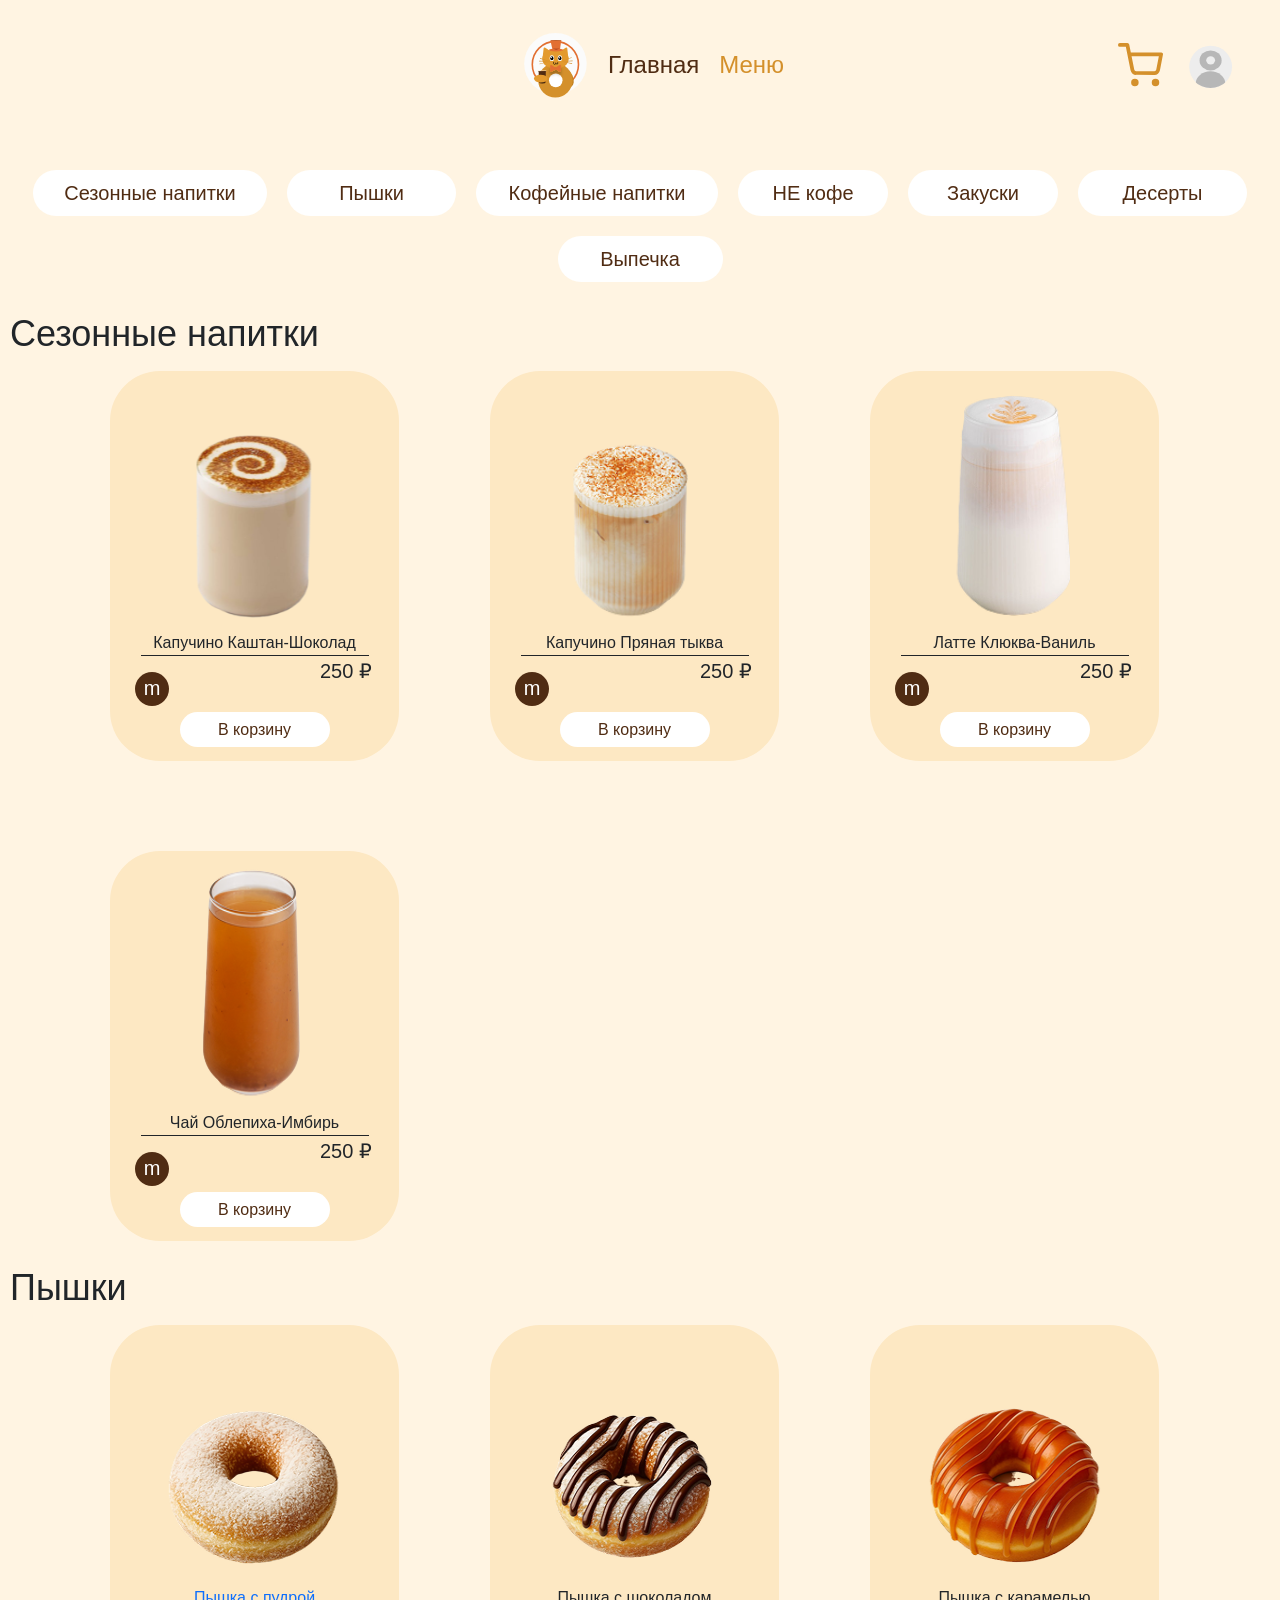
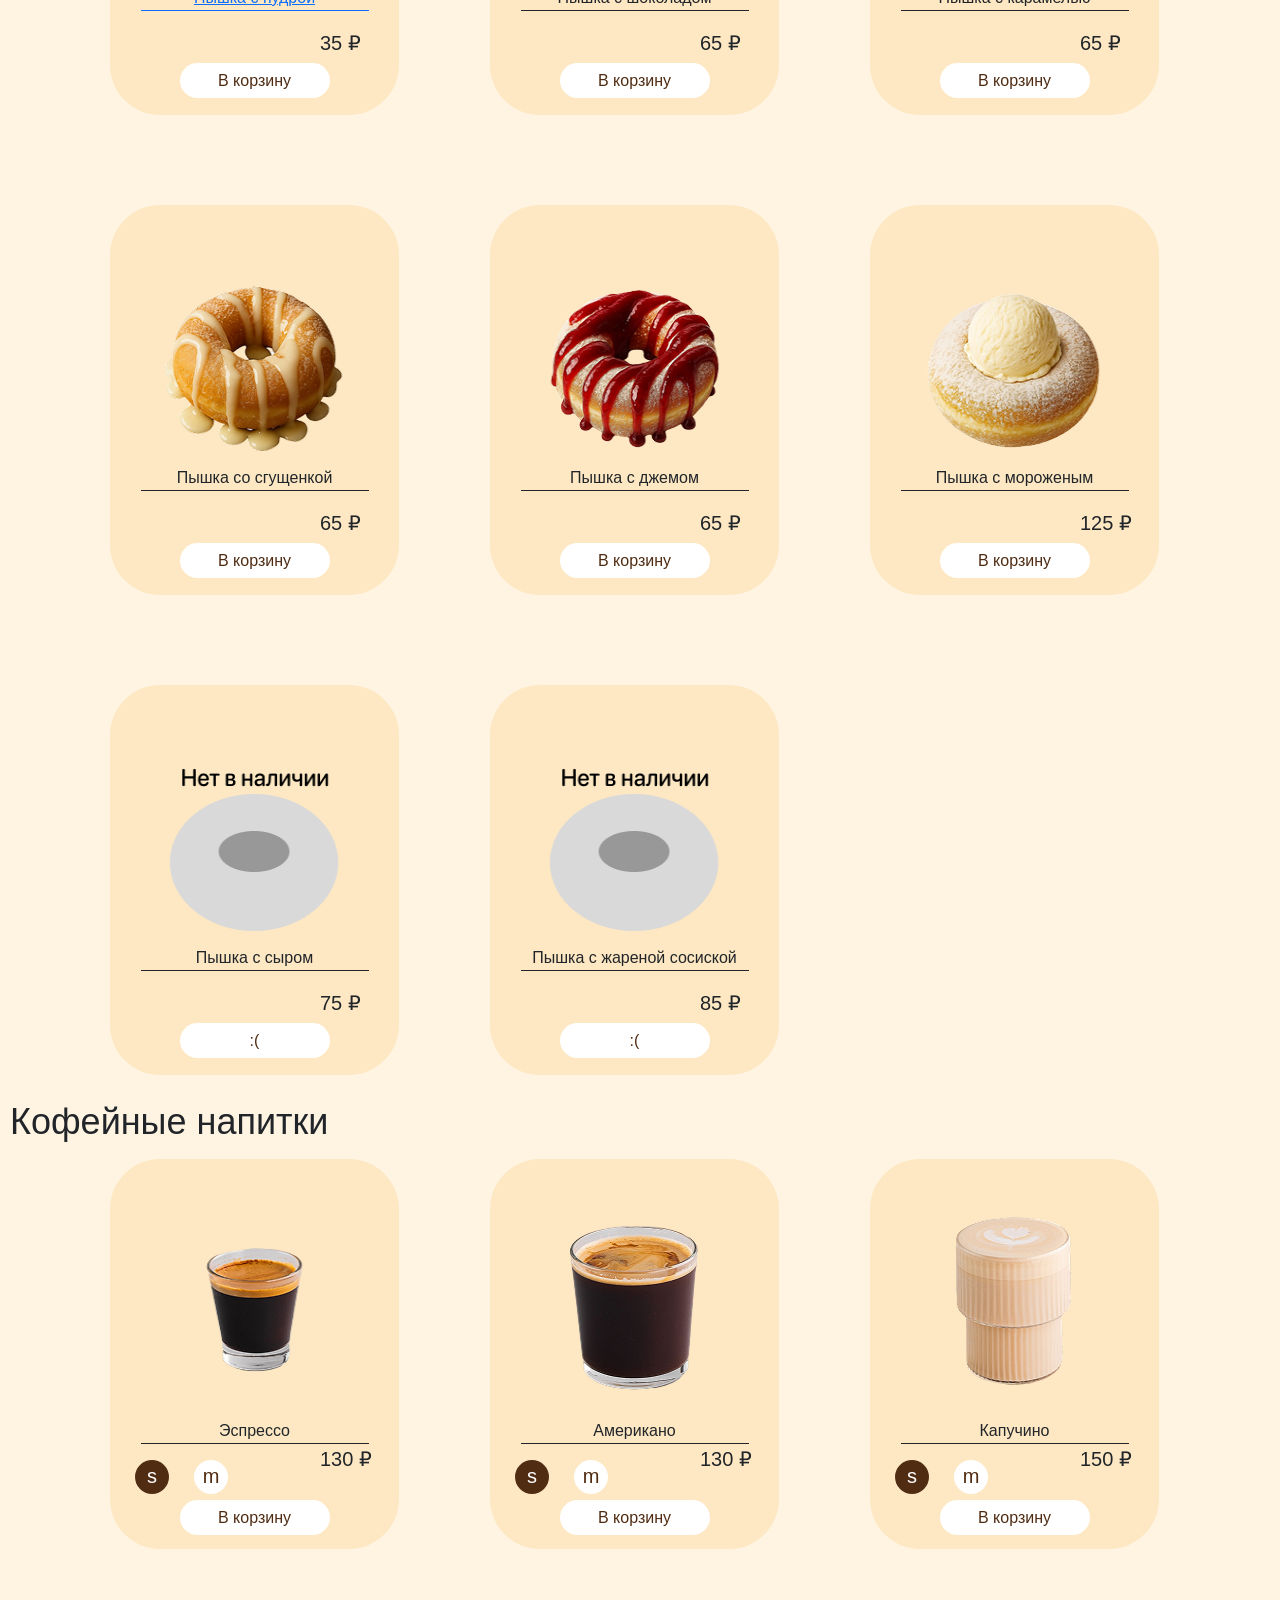
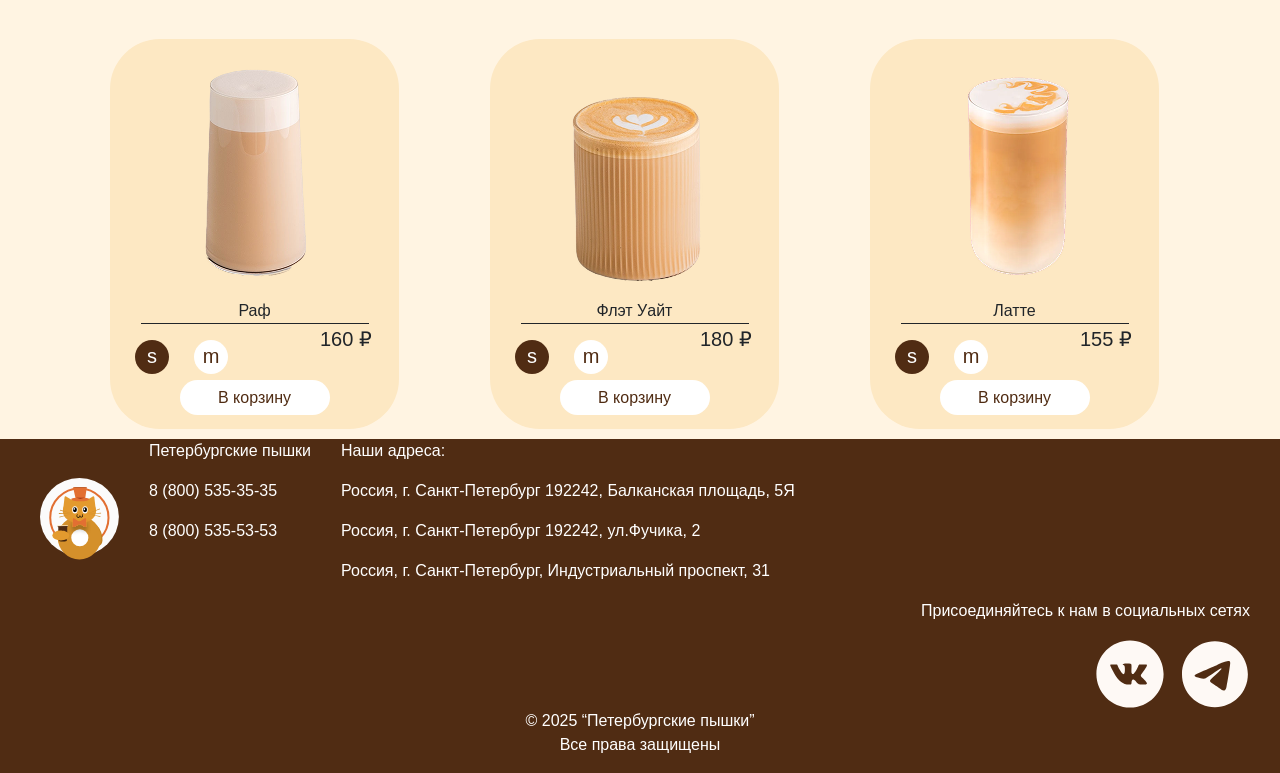
<file: menu_auth.html>
<!DOCTYPE html>
<html lang="en">

<head>
    <meta charset="UTF-8">
    <meta name="viewport" content="width=device-width, initial-scale=1.0">
    <title>Document</title>
    <link href="https://cdn.jsdelivr.net/npm/bootstrap@5.3.8/dist/css/bootstrap.min.css" rel="stylesheet" integrity="sha384-sRIl4kxILFvY47J16cr9ZwB07vP4J8+LH7qKQnuqkuIAvNWLzeN8tE5YBujZqJLB" crossorigin="anonymous">
    <link rel="stylesheet" href="web/css/style.css">
</head>

<body>
    <!-- <header>
        
           
      <nav class="nav_auth">
        <li><img class="logotype" src="web/img/1.svg" alt="логотип"/></li>
        <li><a href="index_auth.html" class="nav_link">Главная</a></li>
        <li><a href="menu_auth.html" class="nav_link_active">Меню</a></li>
        
      </nav>
    
         
     <div class="right_header">
        <a href="basket.html"><img class="nav_link" src="web/img/bascet.svg" alt="корзина"></a>
        <a href="profile.html"><img class="nav_link" src="web/img/profile.svg" alt="профиль"></a>
    </div>
    </header> -->
<header>
    <nav class="nav-main nav_auth">
        <div class="nav-wrapper">
            <!-- Логотип слева -->
            <!-- <div class="nav-logo">
                
            </div>
             -->
            <!-- Центральные ссылки -->
            <div class="nav-center">
                <ul class="nav-links">
                    <li><img class="logotype" src="web/img/1.svg" alt="логотип"/></li>
                    <li><a href="index_auth.html" class="nav_link">Главная</a></li>
                    <li><a href="menu_auth.html" class="nav_link_active">Меню</a></li>
                </ul>
            </div>
            
            <!-- Правая часть (иконки) -->
            <div class="nav-right">
                <div class="nav-icons">
                    <a href="basket.html" class="nav-icon">
                        <img src="web/img/bascet.svg" alt="корзина">
                    </a>
                    <a href="profile.html" class="nav-icon">
                        <img src="web/img/profile.svg" alt="профиль">
                    </a>
                </div>
                <button class="nav-toggle" aria-label="Открыть меню">
                    <span class="hamburger"></span>
                </button>
            </div>
        </div>
    </nav>
</header>
    <main>
        <div class="navMenu">
            <a href="#block1"><button class="specialDrinkButton">Сезонные напитки</button></a>
            <a href="#block2"><button class="pushkiButton">Пышки</button></a>
            <a href="#block3"><button class="coffeButton">Кофейные напитки</button></a>
            <a href="#block4"><button class="NO-coffeButton">НЕ кофе</button></a>
            <a href="#block5"><button class="NiamButton">Закуски</button></a>
            <a href="#block6"><button class="dessertsButton">Десерты</button></a>
            <a href="#block7"><button class="bakeryButton">Выпечка</button></a>
        </div>

        <div class="Menu">
            <div class="MenuSpecDrinks">
                
                <p id="block1" class="nameMenu">Сезонные напитки</p>
                <div class="MenuSpecCard">
                    <div class="CapychChestnut-Chock-card">
                        <img class="CapChestChCaImg" src="web/img/10.svg" alt="Капучино Каштан-Шоколад">
                        <div class="CCCC-card-info">
                            <p class="CCCC-card-name">Капучино Каштан-Шоколад</p>
                            <div class="size-price">
                                <button class="size-m">m</button>
                                <p class="price-cccc">250 ₽</p>
                            </div>
                            <div class="inputCCCC">
                                <button class="backetBut">В корзину</button>
                            </div>
                        </div>
                    </div>

                    <div class="CapychPrPumpking-card">
                        <img class="CapPrPumpkImg" src="web/img/11.png" alt="Капучино Пряная тыква">
                        <div class="CCCC-card-info">
                            <p class="CCCC-card-name">Капучино Пряная тыква</p>
                            <div class="size-price">
                                <button class="size-m">m</button>
                                <p class="price-cccc">250 ₽</p>
                            </div>
                            <div class="inputCCCC">
                                <button class="backetBut">В корзину</button>
                            </div>
                        </div>
                    </div>



                    <div class="latteCl-van-card">
                        <img class="latteClVanImg" src="web/img/12.png" alt="Латте Клюква-Ваниль">
                        <div class="CCCC-card-info">
                            <p class="CCCC-card-name">Латте Клюква-Ваниль</p>
                            <div class="size-price">
                                <button class="size-m">m</button>
                                <p class="price-cccc">250 ₽</p>
                            </div>
                            <div class="inputCCCC">
                                <button class="backetBut">В корзину</button>
                            </div>
                        </div>
                    </div>


                    <div class="TeaObImb-card">
                        <img class="TeaObImb-Img" src="web/img/13.png" alt="Чай Облепиха-Имбирь">
                        <div class="CCCC-card-info">
                            <p class="CCCC-card-name">Чай Облепиха-Имбирь</p>
                            <div class="size-price">
                                <button class="size-m">m</button>
                                <p class="price-cccc">250 ₽</p>
                            </div>
                            <div class="inputCCCC">
                                <button class="backetBut">В корзину</button>
                            </div>
                        </div>
                    </div>
                </div>
            </div>



            <!-- Пышки -->

            
            <div class="MenuPushki">
                <p id="block2" class="nameMenu">Пышки</p>
                <div class="MenuSpecCard">
                    <div class="PushkaPCard">
                        <a href="card_position.html" class="product-image-link">
       <img class="PushkaPImg" src="web/img/14.png" alt="Пышка с пудрой">
    </a>
                        <div class="Push-card-info">
                                    <a href="card_position.html" class="product-name-link">
                            <p class="Food-card-name">Пышка с пудрой</p>
                                    </a>
                            <div class="size-price">

                                <p class="price-food">35 ₽</p>
                            </div>
                            <div class="inputPushk">
                                <button class="backetBut">В корзину</button>
                            </div>
                        </div>
                    </div>



                    <div class="PushkaPCard">
                        <img class="PushkaPImg" src="web/img/15.png" alt="Пышка с шоколадом">
                        <div class="Push-card-info">
                            <p class="Food-card-name">Пышка с шоколадом</p>
                            <div class="size-price">

                                <p class="price-food">65 ₽</p>
                            </div>
                            <div class="inputPushk">
                                <button class="backetBut">В корзину</button>
                            </div>
                        </div>
                    </div>




                    <div class="PushkaPCard">
                        <img class="PushkaPImg" src="web/img/16.png" alt="Пышка с карамелью">
                        <div class="Push-card-info">
                            <p class="Food-card-name">Пышка с карамелью</p>
                            <div class="size-price">

                                <p class="price-food">65 ₽</p>
                            </div>
                            <div class="inputPushk">
                                <button class="backetBut">В корзину</button>
                            </div>
                        </div>
                    </div>


                    <div class="PushkaPCard">
                        <img class="PushkaPImg" src="web/img/17.png" alt="Пышка со сгущенкой">
                        <div class="Push-card-info">
                            <p class="Food-card-name">Пышка со сгущенкой</p>
                            <div class="size-price">

                                <p class="price-food">65 ₽</p>
                            </div>
                            <div class="inputPushk">
                                <button class="backetBut">В корзину</button>
                            </div>
                        </div>
                    </div>


                    <div class="PushkaPCard">
                        <img class="PushkaPImg" src="web/img/18.png" alt="Пышка с джемом">
                        <div class="Push-card-info">
                            <p class="Food-card-name">Пышка с джемом</p>
                            <div class="size-price">

                                <p class="price-food">65 ₽</p>
                            </div>
                            <div class="inputPushk">
                                <button class="backetBut">В корзину</button>
                            </div>
                        </div>
                    </div>


                    <div class="PushkaPCard">
                        <img class="PushkaPImg" src="web/img/19.png" alt="Пышка с мороженым">
                        <div class="Push-card-info">
                            <p class="Food-card-name">Пышка с мороженым</p>
                            <div class="size-price">

                                <p class="price-food">125 ₽</p>
                            </div>
                            <div class="inputPushk">
                                <button class="backetBut">В корзину</button>
                            </div>
                        </div>
                    </div>




                    <div class="PushkaPCard">
                        <img class="PushkaPImgNo" src="web/img/20.png" alt="Пышка с сыром">
                        <div class="Push-card-info">
                            <p class="Food-card-name">Пышка с сыром</p>
                            <div class="size-price">

                                <p class="price-food">75 ₽</p>
                            </div>
                            <div class="inputPushk">
                                <button class="backetBut">:(</button>
                            </div>
                        </div>
                    </div>


                    <div class="PushkaPCard">
                        <img class="PushkaPImgNo" src="web/img/20.png" alt="Пышка с жареной сосиской">
                        <div class="Push-card-info">
                            <p class="Food-card-name">Пышка с жареной сосиской</p>
                            <div class="size-price">

                                <p class="price-food">85 ₽</p>
                            </div>
                            <div class="inputPushk">
                                <button class="backetBut">:(</button>
                            </div>
                        </div>
                    </div>






                </div>
            </div>


            <!-- кофи -->
            <div class="MenuCoffe">
                <p id="block3" class="nameMenu">Кофейные напитки</p>
                <div class="MenuSpecCard">
                    <div class="CapychChestnut-Chock-card">
                        <img class="EspressoImg" src="web/img/21.png" alt="Эспрессо">
                        <div class="CCCC-card-info">
                            <p class="CCCC-card-name">Эспрессо</p>
                            <div class="size-priceC">
                                <div class="cnopcSize">
                                    <button class="size-s">s</button>
                                    <button class="size-sm">m</button>
                                </div>

                                <p class="price-cccc">130 ₽</p>
                            </div>
                            <div class="inputCCCC">
                                <button class="backetBut">В корзину</button>
                            </div>
                        </div>
                    </div>



                    <div class="CapychChestnut-Chock-card">
                        <img class="americanoImg" src="web/img/22.png" alt="Американо">
                        <div class="CCCC-card-info">
                            <p class="CCCC-card-name">Американо</p>
                            <div class="size-priceC">
                                <div class="cnopcSize">
                                    <button class="size-s">s</button>
                                    <button class="size-sm">m</button>
                                </div>

                                <p class="price-cccc">130 ₽</p>
                            </div>
                            <div class="inputCCCC">
                                <button class="backetBut">В корзину</button>
                            </div>
                        </div>
                    </div>



                    <div class="CapychChestnut-Chock-card">
                        <img class="CapuchImg" src="web/img/23.png" alt="Капучино">
                        <div class="CCCC-card-info">
                            <p class="CCCC-card-name">Капучино</p>
                            <div class="size-priceC">
                                <div class="cnopcSize">
                                    <button class="size-s">s</button>
                                    <button class="size-sm">m</button>
                                </div>

                                <p class="price-cccc">150 ₽</p>
                            </div>
                            <div class="inputCCCC">
                                <button class="backetBut">В корзину</button>
                            </div>
                        </div>
                    </div>



                    <div class="CapychChestnut-Chock-card">
                        <img class="rafImg" src="web/img/24.png" alt="Раф">
                        <div class="CCCC-card-info">
                            <p class="CCCC-card-name">Раф</p>
                            <div class="size-priceC">
                                <div class="cnopcSize">
                                    <button class="size-s">s</button>
                                    <button class="size-sm">m</button>
                                </div>

                                <p class="price-cccc">160 ₽</p>
                            </div>
                            <div class="inputCCCC">
                                <button class="backetBut">В корзину</button>
                            </div>
                        </div>
                    </div>




                    <div class="CapychChestnut-Chock-card">
                        <img class="FlatImg" src="web/img/25.png" alt="Флэт Уайт">
                        <div class="CCCC-card-info">
                            <p class="CCCC-card-name">Флэт Уайт</p>
                            <div class="size-priceC">
                                <div class="cnopcSize">
                                    <button class="size-s">s</button>
                                    <button class="size-sm">m</button>
                                </div>

                                <p class="price-cccc">180 ₽</p>
                            </div>
                            <div class="inputCCCC">
                                <button class="backetBut">В корзину</button>
                            </div>
                        </div>
                    </div>



                    <div class="CapychChestnut-Chock-card">
                        <img class="LatteImg" src="web/img/26.png" alt="Латте">
                        <div class="CCCC-card-info">
                            <p class="CCCC-card-name">Латте</p>
                            <div class="size-priceC">
                                <div class="cnopcSize">
                                    <button class="size-s">s</button>
                                    <button class="size-sm">m</button>
                                </div>

                                <p class="price-cccc">155 ₽</p>
                            </div>
                            <div class="inputCCCC">
                                <button class="backetBut">В корзину</button>
                            </div>
                        </div>
                    </div>










                </div>
            </div>



    </main>
    <footer>
        <div>
            <div class="footer_info">
                <div class="info_address">
                    <img src="web/img/1.svg" alt="логотип" class="logoFooter">
                    <div>
                        <p class="nameOrg">Петербургские пышки</p>
                        <p class="telNumber1">8 (800) 535-35-35</p>
                        <p class="telNumber2">8 (800) 535-53-53</p>
                    </div>
                    <div>
                        <p class="address">Наши адреса:</p>
                        <p class="address1">Россия, г. Санкт-Петербург 192242, Балканская площадь, 5Я</p>
                        <p class="address2">Россия, г. Санкт-Петербург 192242, ул.Фучика, 2</p>
                        <p class="address3">Россия, г. Санкт-Петербург, Индустриальный проспект, 31</p>
                    </div>

                </div>

                <div class="info_social_network">
                    <p class="text_social_network">Присоединяйтесь к нам в социальных сетях</p>
                </div>
                <div class="icons">
                  <a href="https://vk.com/"><img src="web/img/vk.svg" alt="Иконка ВК" class="PhotoVK"></a>
                    <a href="https://web.telegram.org/a/"><img src="web/img/tg.svg" alt="иконка Тг" class="PhotoTg"></a>
                </div>
            </div>



            <div class="copyr_rights">
                <p class="copyra">
                    © 2025 “Петербургские пышки”</p>
                <p class="rights_reserved">Все права защищены
                </p>
            </div>
        </div>
    </footer>
    <script src="https://cdn.jsdelivr.net/npm/bootstrap@5.3.8/dist/js/bootstrap.bundle.min.js" integrity="sha384-FKyoEForCGlyvwx9Hj09JcYn3nv7wiPVlz7YYwJrWVcXK/BmnVDxM+D2scQbITxI" crossorigin="anonymous"></script>
    <script src="web/js/java_script.js"></script>
</body>


</html>
</file>
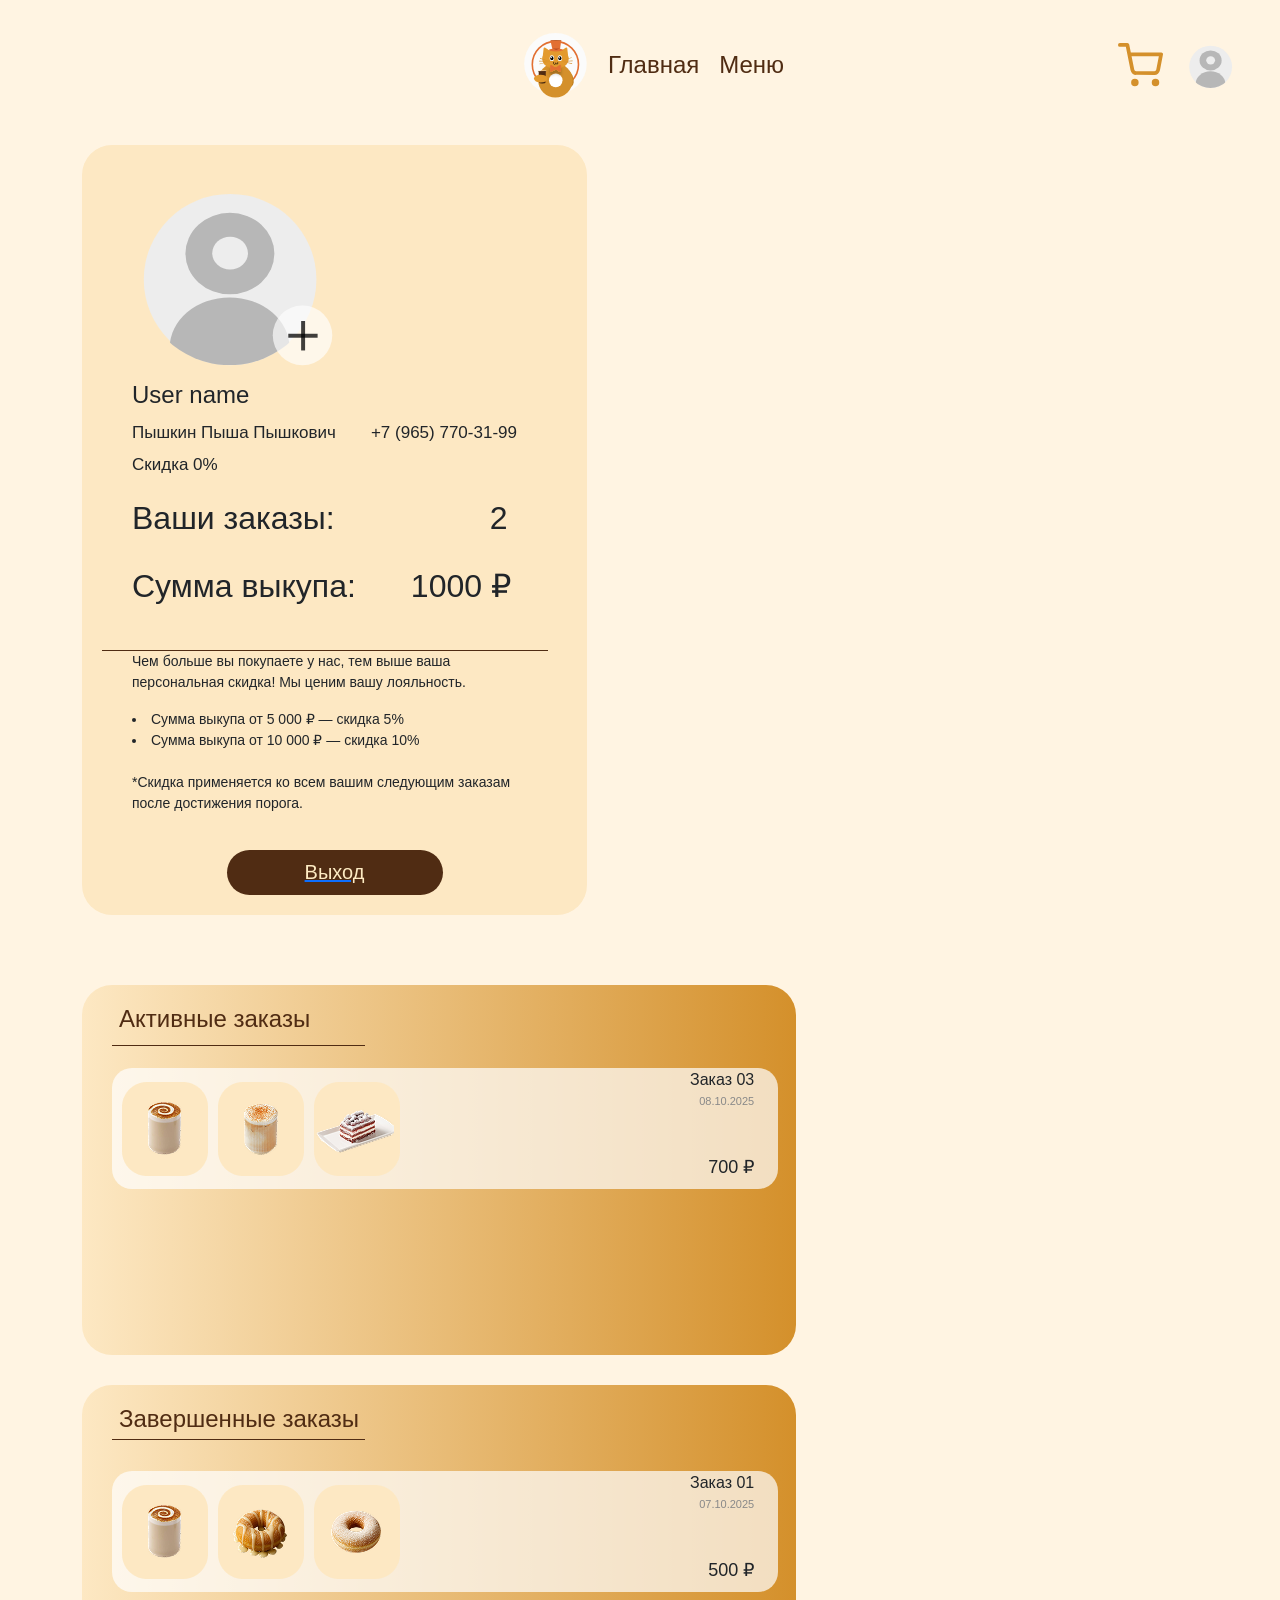
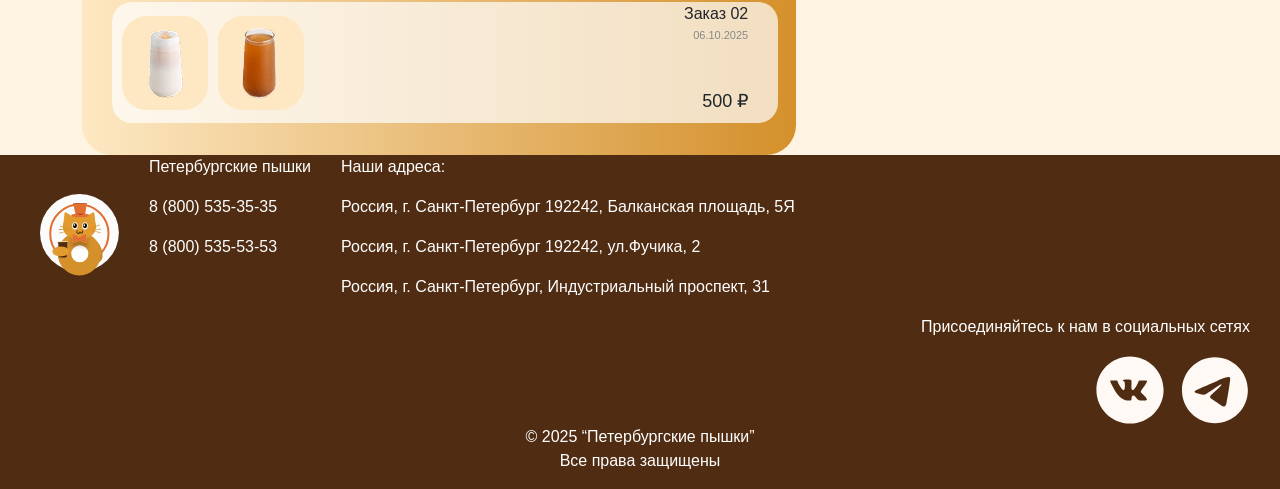
<file: profile.html>
<!DOCTYPE html>
<html lang="en">

<head>
  <meta charset="UTF-8" />
  <meta name="viewport" content="width=device-width, initial-scale=1.0" />
  <title>Document</title>
  <link rel="stylesheet" href="web/css/style.css" />
  <link href="https://cdn.jsdelivr.net/npm/bootstrap@5.3.8/dist/css/bootstrap.min.css" rel="stylesheet"
    integrity="sha384-sRIl4kxILFvY47J16cr9ZwB07vP4J8+LH7qKQnuqkuIAvNWLzeN8tE5YBujZqJLB" crossorigin="anonymous">
</head>

<body>
  <header>

    <!-- <nav class="nav_auth">
      <li><img class="logotype" src="web/img/1.svg" alt="логотип" /></li>
      <li><a href="index_auth.html" class="nav_link">Главная</a></li>
      <li><a href="menu_auth.html" class="nav_link">Меню</a></li>

    </nav>
    <div class="right_header">
      <a href="basket.html"><img class="nav_link" src="web/img/bascet.svg" alt=""></a>
      <a href="profile.html"><img class="nav_link_active" src="web/img/profile.svg" alt="профиль"></a>
    </div> -->
     <nav class="nav-main nav_auth">
        <div class="nav-wrapper">
            <!-- Логотип слева -->
            <!-- <div class="nav-logo">
                
            </div>
             -->
            <!-- Центральные ссылки -->
            <div class="nav-center">
                <ul class="nav-links">
                    <li><img class="logotype" src="web/img/1.svg" alt="логотип"/></li>
                    <li><a href="index_auth.html" class="nav_link">Главная</a></li>
                    <li><a href="menu_auth.html" class="nav_link">Меню</a></li>
                </ul>
            </div>
            
            <!-- Правая часть (иконки) -->
            <div class="nav-right">
                <div class="nav-icons">
                    <a href="basket.html" class="nav-icon">
                        <img src="web/img/bascet.svg" alt="корзина">
                    </a>
                    <a href="profile.html" class="nav-icon">
                        <img src="web/img/profile.svg" alt="профиль">
                    </a>
                </div>
                <button class="nav-toggle" aria-label="Открыть меню">
                    <span class="hamburger"></span>
                </button>
            </div>
        </div>
    </nav>

  </header>
  <main>
    <div class="container">
      <div class="cards-layout">
        <div class="card-left">
          <div class="card_info">
            <div class="avatar">
              <img class="pushka_avatar" src="web/img/avatar_pushka_img.svg" alt="аватарка">
            </div>
            <div class="main_info_user">
              <p class="info_login_user">User name</p>
              <span class="info_name_user">Пышкин Пыша Пышкович</span>
              <span class="info_nomber_user">+7 (965) 770-31-99</span>
              <p class="info_discount_user">Скидка 0%</p>
            </div>
            <div class="info_order_user">
              <span class="order_user">Ваши заказы:</span>
              <span class="number_of_orders">2</span><br>
              <span class="amount_of_ransom">Сумма выкупа:</span>
              <span class="amount_of_money">1000 ₽</span>
              <img class="palka_razdel" src="/web/img/palka_razdel_img.svg" alt="полоска разделитель">
            </div>
            <div class="info_loalty">
              <p>Чем больше вы покупаете у нас, тем выше ваша персональная скидка! Мы ценим вашу лояльность.</p>
              <li>Сумма выкупа от 5 000 ₽ — скидка 5%</li>
              <li>Сумма выкупа от 10 000 ₽ — скидка 10%</li>
              <br>
              <p class="prim_info_loalty">*Скидка применяется ко всем вашим следующим заказам после достижения порога.
              </p>
            </div>
          </div>
          <div class="bottom_output">
            <a href="index.html"><button class="output">Выход</button></a>
          </div>

        </div>
        <div class="right-column">
          <div class="card-right">
            <div class="two_card_info">
              <p class="activity_order">Активные заказы</p>
              <img class="activity_razdelit" src="/web/img/activity_razdel.svg" alt="разделитель актиных заказов">
              <div class="orders_activ">

                <div class="order_03">

                  <div class="position_order_03">
                    <img class="img_ccc" src="/web/img/img_basket_ccc.png" alt="">
                    <img src="/web/img/img_basket_cpt.png" alt="">
                    <img src="/web/img/img_basket_red_barhat.png" alt="">
                  </div>
                  <div class="text_order_03">
                    <p class="text_order_numberOr">Заказ 03</p>
                    <p class="text_order_dateOr">08.10.2025</p>
                    <p class="text_order_priceOr">700 ₽</p>
                  </div>
                </div>

              </div>



            </div>
          </div>
          <div class="card-right_two">
            <div class="three_card_info">
              <p class="closed_order">Завершенные заказы</p>
              <img class="activity_razdelit_two" src="/web/img/activity_razdel.svg" alt="разделитель актиных заказов">
              <div class="orders_closed">
                <div class="order_01">

                  <div class="position_order_03">

                    <img class="img_ccc" src="/web/img/img_basket_ccc.png" alt="">
                    <img src="/web/img/img_pushka_sgyshen.png" alt="">
                    <img src="/web/img/img_pushka_pudra.png" alt="">
                  </div>
                  <div class="text_order_03">
                    <p class="text_order_numberOr">Заказ 01</p>
                    <p class="text_order_dateOr">07.10.2025</p>
                    <p class="text_order_priceOr">500 ₽</p>
                  </div>
                </div>
                <div class="order_02">

                  <div class="position_order_03">

                    <img class="img_ccc" src="/web/img/img_klukva_vanil.png" alt="">
                    <img src="/web/img/img_oblepih_imbir.png" alt="">
                   
                  </div>
                  <div class="text_order_03">
                    <p class="text_order_numberOr2">Заказ 02</p>
                    <p class="text_order_dateOr2">06.10.2025</p>
                    <p class="text_order_priceOr2">500 ₽</p>
                  </div>
                </div>


              </div>
            </div>

          </div>
        </div>
      </div>
    </div>

    <div class="profile">

    </div>



  </main>

  <footer>
    <div>
      <div class="footer_info">
        <div class="info_address">
          <img src="web/img/1.svg" alt="логотип" class="logoFooter" />
          <div class="namTel">
            <p class="nameOrg">Петербургские пышки</p>
            <p class="telNumber1">8 (800) 535-35-35</p>
            <p class="telNumber2">8 (800) 535-53-53</p>
          </div>
          <div class="addressMain">
            <p class="address">Наши адреса:</p>
            <p class="address1">
              Россия, г. Санкт-Петербург 192242, Балканская площадь, 5Я
            </p>
            <p class="address2">
              Россия, г. Санкт-Петербург 192242, ул.Фучика, 2
            </p>
            <p class="address3">
              Россия, г. Санкт-Петербург, Индустриальный проспект, 31
            </p>
          </div>
        </div>

        <div class="info_social_network">
          <p class="text_social_network">
            Присоединяйтесь к нам в социальных сетях
          </p>
        </div>
        <div class="icons">
          <a href="https://vk.com/"><img src="web/img/vk.svg" alt="Иконка ВК" class="PhotoVK" /></a>
          <a href="https://web.telegram.org/a/"><img src="web/img/tg.svg" alt="иконка Тг" class="PhotoTg" /></a>
        </div>
      </div>

      <div class="copyr_rights">
        <p class="copyra">© 2025 “Петербургские пышки”</p>
        <p class="rights_reserved">Все права защищены</p>
      </div>
    </div>
  </footer>
  <script src="https://cdn.jsdelivr.net/npm/bootstrap@5.3.8/dist/js/bootstrap.bundle.min.js"
    integrity="sha384-FKyoEForCGlyvwx9Hj09JcYn3nv7wiPVlz7YYwJrWVcXK/BmnVDxM+D2scQbITxI"
    crossorigin="anonymous"></script>
    <script src="web/js/java_script.js"></script>
</body>

</html>



<!-- <script>
        // Обработка кнопки выхода
        document.querySelector('.logout-btn').addEventListener('click', function() {
            if (confirm('Вы уверены, что хотите выйти?')) {
                window.location.href = 'index.html';
            }
        });

    </script> -->
</file>
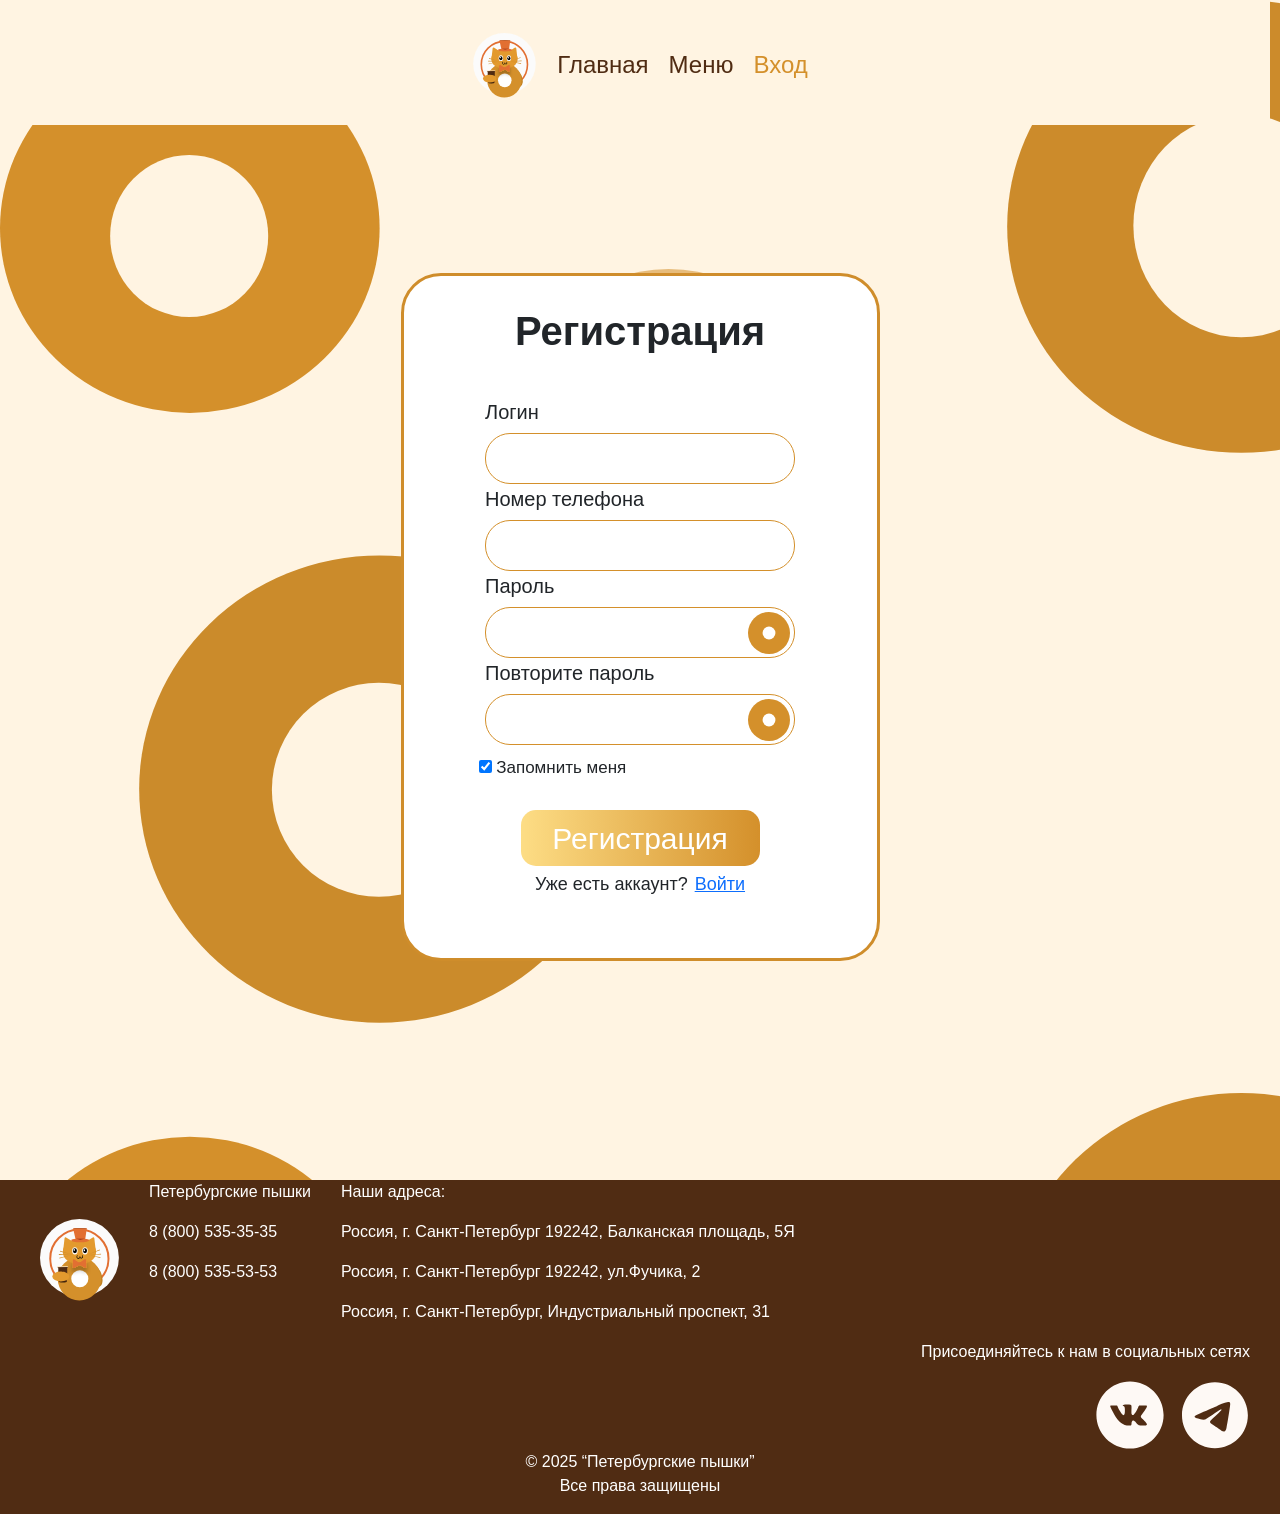
<file: reg.html>
<!DOCTYPE html>
<html lang="en">

<head>
    <meta charset="UTF-8">
    <meta name="viewport" content="width=device-width, initial-scale=1.0">
    <title>Document</title>
    <link href="https://cdn.jsdelivr.net/npm/bootstrap@5.3.8/dist/css/bootstrap.min.css" rel="stylesheet" integrity="sha384-sRIl4kxILFvY47J16cr9ZwB07vP4J8+LH7qKQnuqkuIAvNWLzeN8tE5YBujZqJLB" crossorigin="anonymous">
    <link rel="stylesheet" href="web/css/style.css">
</head>

<body class="body_auth">
    <header>

        <!-- <nav>
<li><img class="logotype" src="web/img/1.svg" alt="логотип"/></li>
            <li><a href="index.html" class="nav_link">Главная</a></li>
            <li><a href="menu.html" class="nav_link">Меню</a></li>
            <li><a href="auth.html" class="nav_link_active">Вход</a></li>

        </nav> -->

        <nav class="nav-main">
        <div class="nav-wrapper">
          
            <!-- Центральные ссылки -->
            <div class="nav-center">
                <ul class="nav-links"> 
                    <li><img class="logotype" src="web/img/1.svg" alt="логотип"/></li>
                    <li><a href="index.html" class="nav_link">Главная</a></li>
                    <li><a href="menu.html" class="nav_link">Меню</a></li>
                    <li><a href="auth.html" class="nav_link_active">Вход</a></li>
                </ul>
            </div>
            
            
                <button class="nav-toggle" aria-label="Открыть меню">
                    <span class="hamburger"></span>
                </button>
            </div>
        </div>
    </nav>
      
    </header>
    <main>

        <div class="auth">
            <div class="help">
                <div class="card_register">
                    <div class="txt_name_auth">
                        <p class="name_authReg">Регистрация</p>
                    </div>
                    <div class="fields_register">
                        <div class="field_login">
                            <label class="name_field">Логин <br>
                                
                                <input class="input_login" type="text">
                                
                            </label>
                        </div>
                        <div class="field_RegAuth">
                            <label class="name_field">Номер телефона<br>
                                <input class="input_password" 
               type="text" 
         name="phone" 
        
         pattern="[789][0-9]{9}"
         required
        > 
                                
                    
                            </label>
                        </div>

                        <div class="field_RegAuth">
                            <label class="name_field">Пароль <br>
                                <div class="password_main"> <input class="input_password" type="text">
                                    <a href="#" class="password_control"></a>
                                </div>
                                 
                            </label>
                        </div>
                        <div class="field_RegAuth">
                            <label class="name_field">Повторите пароль<br>
                                <div class="password_main"> <input class="input_password" type="text">
                                    <a href="#" class="password_control"></a>
                                </div>
                                 
                            </label>
                        </div>
                        <div class="enter_checkbox">
                            <div class="checkbox_register">
                                <input class="checkbox_remember" type="checkbox" checked> Запомнить
                                меня
                            </div>
                        <div class="Register">
                            <div class="register_button">
                                <a href="auth.html"><button class="reg_button">Регистрация</button></a>
                            </div>
                            <div class="of_registerS">
                                <span class="acc">Уже есть аккаунт?</span>
                                <a href="auth.html"><span class="go_reg"> Войти</span></a>
                            </div>
                        </div>
                    </div>



                    </div>



                </div>

            </div>


        </div>


         </main>
    <footer>
        <div>
            <div class="footer_info">
                <div class="info_address">
                    <img src="web/img/1.svg" alt="логотип" class="logoFooter">
                    <div>
                        <p class="nameOrg">Петербургские пышки</p>
                        <p class="telNumber1">8 (800) 535-35-35</p>
                        <p class="telNumber2">8 (800) 535-53-53</p>
                    </div>
                    <div>
                        <p class="address">Наши адреса:</p>
                        <p class="address1">Россия, г. Санкт-Петербург 192242, Балканская площадь, 5Я</p>
                        <p class="address2">Россия, г. Санкт-Петербург 192242, ул.Фучика, 2</p>
                        <p class="address3">Россия, г. Санкт-Петербург, Индустриальный проспект, 31</p>
                    </div>

                </div>

                <div class="info_social_network">
                    <p class="text_social_network">Присоединяйтесь к нам в социальных сетях</p>
                </div>
                <div class="icons">
                <a href="https://vk.com/"><img src="web/img/vk.svg" alt="Иконка ВК" class="PhotoVK"></a>
                <a href="https://web.telegram.org/a/"><img src="web/img/tg.svg" alt="иконка Тг" class="PhotoTg"></a>
                </div>
            </div>



            <div class="copyr_rights">
                <p class="copyra">
                    © 2025 “Петербургские пышки”</p>
                <p class="rights_reserved">Все права защищены
                </p>
            </div>
        </div>
    </footer>
    <script src="https://cdn.jsdelivr.net/npm/bootstrap@5.3.8/dist/js/bootstrap.bundle.min.js" integrity="sha384-FKyoEForCGlyvwx9Hj09JcYn3nv7wiPVlz7YYwJrWVcXK/BmnVDxM+D2scQbITxI" crossorigin="anonymous"></script>
    <script src="web/js/java_script.js"></script>
</body>


</html>
</file>
<file: web/css/style.css>
@font-face {
    font-family: 'MyFont';
    src: url('/web/fonts/sf-pro-rounded.ttf') format("ttf");
}

body {
    background-color: #FFF4E2 !important;
    margin: 0 !important;
    font-family: 'MyFont', sans-serif !important;
}

header {
    background-color: #FFF4E2;
    position: relative;
    top: -10px;
    align-items: center;
}

.copyr_rights {
    display: flex;
    justify-content: center;
    flex-direction: column;
    align-items: center;
}

.info_social_network {
    display: flex;
    justify-content: right;
    padding-right: 30px;
}

.icons {
    display: flex;
    justify-content: right;
}

.photoBanner {
    display: flex;
    justify-content: center;
}

.glavCartDrinks {
    display: flex;
    flex-wrap: wrap;
    justify-content: center;
    margin-bottom: 20px;
}

.navMenu {
    display: flex;
    justify-content: center;
    align-items: center;
    flex-wrap: wrap;
    gap: 20px;
    padding-bottom: 15px;
    padding-top: 25px;
    background-color: #FFF4E2;
}

nav {
    display: flex;
    flex-grow: 1;
    justify-content: center;
    align-items: center;
    height: 86px;
    margin-top: 5px;

}

.nav_auth {
    display: flex;
    flex-grow: 1;
    justify-content: center;
    align-items: center;
    height: 86px;
    margin-top: 5px;
    margin-left: 137px;
}

.nav_link_active {
    color: #D4902B;
}

.center_header {
    display: flex;
    justify-content: center;
    align-items: center;
    flex-wrap: wrap;
    position: relative;
}

.right_header {
    display: flex;
    justify-content: end;
    align-items: center;
    gap: 20px;
    flex-wrap: wrap;

}


.copyra {
    margin: 0%;
}

.specialDrinkButton {
    color: #502c13;
    background-color: #ffff;
    border-radius: 25px;
    border: none;
    width: 234px;
    height: 46px;
    font-size: 20px;

    cursor: pointer;
}

.specialDrinkButton:hover {
    transition: background-color 0.3s;
    background-color: #502c13;
    color: #fdebc3;
    border: none;
}

.pushkiButton {
    color: #502c13;
    background-color: #ffff;
    border-radius: 25px;
    border: none;
    width: 169px;
    height: 46px;
    font-size: 20px;

    cursor: pointer;
}

.pushkiButton:hover {
    transition: background-color 0.3s;
    background-color: #502c13;
    color: #fdebc3;
    border: none;
}

.coffeButton {
    color: #502c13;
    background-color: #ffff;
    border-radius: 25px;
    border: none;
    width: 242px;
    height: 46px;
    font-size: 20px;

    cursor: pointer;
}

.coffeButton:hover {
    transition: background-color 0.3s;
    background-color: #502c13;
    color: #fdebc3;
    border: none;
}

.NO-coffeButton {
    color: #502c13;
    background-color: #ffff;
    border-radius: 25px;
    border: none;
    width: 150px;
    height: 46px;
    font-size: 20px;

    cursor: pointer;
}

.NO-coffeButton:hover {
    transition: background-color 0.3s;
    background-color: #502c13;
    color: #fdebc3;
    border: none;
}

.NiamButton {
    color: #502c13;
    background-color: #ffff;
    border-radius: 25px;
    border: none;
    width: 150px;
    height: 46px;
    font-size: 20px;

    cursor: pointer;
}

.NiamButton:hover {
    transition: background-color 0.3s;
    background-color: #502c13;
    color: #fdebc3;
    border: none;
}

.dessertsButton {
    color: #502c13;
    background-color: #ffff;
    border-radius: 25px;
    border: none;
    width: 169px;
    height: 46px;
    font-size: 20px;

    cursor: pointer;
}

.dessertsButton:hover {
    transition: background-color 0.3s;
    background-color: #502c13;
    color: #fdebc3;
    border: none;
}

.bakeryButton {
    color: #502c13;
    background-color: #ffff;
    border-radius: 25px;
    border: none;
    width: 165px;
    height: 46px;
    font-size: 20px;

    cursor: pointer;
}

.bakeryButton:hover {
    transition: background-color 0.3s;
    background-color: #502c13;
    color: #fdebc3;
    border: none;
}



.bakeryButton:active {
    background-color: #502c13;
    color: #fdebc3;
    border: none;
}






.SpecialMenu {
    display: flex;
    flex-wrap: wrap;
}

header {
    align-items: center;
    display: flex;
    justify-content: center;
    list-style: none;
    margin: 10px;
}

nav {
    display: flex;
    flex-direction: row;
    gap: 20px;
    font-size: 22px;
}

header>nav a {
    text-decoration: none;
    color: black;


}




.textBanner {
    position: absolute;
    font-weight: bold;
}

.textSpecialMenu-container {
    display: flex;
    flex-direction: column;
    justify-content: start;
    padding-left: 100px;
    width: 400px;

    /* align-items: center; */
}

.SpecialMenu-container {
    display: flex;
    align-items: center;
    justify-content: center;
    position: relative;
}

.textSpecialMenu1 {
    font-size: 28px;
    font-weight: bold;

}

.textSpecialMenu2 {
    font-size: 24px;
}


.specialMenuGet {
    background-color: #502c13;
    color: #fdebc3;
    border-radius: 25px;
    border: none;
    width: 247px;
    height: 54px;
    display: flex;
    justify-content: center;
    align-items: center;
    font-size: 25px;
    cursor: pointer;
    text-decoration: none;
}

.specialMenuGet:hover {
    transition: background-color 0.3s;
    background-color: #D4902B;
    color: #502c13;
    border: none;
}


.specialMenuGet:active {
    transition: background-color 0.3s;
    background-color: #D4902B;
    color: #502c13;
    border: none;
}



.drinksCart {
    width: 400px;
}

.drinksCart:nth-child(1):hover {
    transform: scale(1.1)
}

.PushkaCart {
    width: 400px;
}


.PushkaCart:nth-child(1):hover {
    transform: scale(1.1)
}

.DessertCart {
    width: 425px;
}


.DessertCart:nth-child(1):hover {
    transform: scale(1.1)
}


footer {
    padding: 0px;
    width: 100%;
    background-color: #502c13;
    color: #ffff;
}

.glavCartDrinks {
    display: flex;
    justify-content: center;
    gap: 120px;
}


.textAboutUs {
    font-size: 24px;
    width: 500px;

}

.headingAboutUs {
    display: flex;
    justify-content: center;
    font-size: 30px;
}

.internalAboutUs {
    display: flex;
    justify-content: center;
    gap: 20px;
    flex-direction: row;
    align-items: center;
}

.meow-aboutUs {
    display: flex;
    justify-content: center;
    align-items: center;
    flex-wrap: wrap;
    gap: 80px;
    padding-bottom: 60px;
}





/* ========== АДАПТИВ ДЛЯ НОУТБУКА (1200px - 992px) ========== */
@media (max-width: 1200px) and (min-width: 993px) {
    .SpecialMenu {
        gap: 30px;
        padding: 50px 30px;
    }
    
    .textSpecialMenu-container {
        padding-left: 80px;
        width: 350px;
    }
    
    .textSpecialMenu1 {
        font-size: 26px;
    }
    
    .textSpecialMenu2 {
        font-size: 22px;
    }
    
    .drinksCart,
    .PushkaCart {
        width: 350px;
    }
    
    .DessertCart {
        width: 370px;
    }
    
    .glavCartDrinks {
        gap: 80px;
        padding: 50px 30px;
    }
    
    .textAboutUs {
        font-size: 22px;
        width: 450px;
    }
    
    .meow-aboutUs {
        gap: 60px;
    }
}

/* ========== АДАПТИВ ДЛЯ ПЛАНШЕТА (992px - 768px) ========== */
@media (max-width: 992px) and (min-width: 769px) {
    .SpecialMenu {
        flex-direction: column;
        gap: 40px;
        padding: 40px 30px;
    }
    
    .textSpecialMenu-container {
        padding-left: 0;
        width: 100%;
        max-width: 600px;
        text-align: center;
        align-items: center;
    }
    
    .textSpecialMenu1 {
        font-size: 24px;
        text-align: center;
    }
    
    .textSpecialMenu2 {
        font-size: 20px;
        text-align: center;
    }
    
    .specialMenuGet {
        width: 220px;
        height: 50px;
        font-size: 22px;
    }
    
    .drinksCart,
    .PushkaCart {
        width: 280px;
    }
    
    .DessertCart {
        width: 300px;
    }
    
    .glavCartDrinks {
        gap: 50px;
        padding: 40px 20px;
        flex-wrap: wrap;
    }
    
    .textAboutUs {
        font-size: 20px;
        width: 400px;
        text-align: center;
    }
    
    .meow-aboutUs {
        gap: 40px;
        flex-direction: column;
        text-align: center;
    }
    
    .headingAboutUs {
        font-size: 28px;
        padding: 30px 0;
    }
    
   
}

/* ========== АДАПТИВ ДЛЯ МОБИЛЬНОЙ ВЕРТИКАЛЬНОЙ (до 768px) ========== */
@media (max-width: 768px) {
    .SpecialMenu {
        flex-direction: column;
        gap: 30px;
        padding: 30px 20px;
    }
    
    .specialMenuImage {
        width: 100%;
        max-width: 500px;
        height: auto;
    }
    
    .textSpecialMenu-container {
        padding-left: 0;
        width: 100%;
        text-align: center;
        align-items: center;
    }
    
    .textSpecialMenu1 {
        font-size: 22px;
        text-align: center;
        margin-bottom: 15px;
    }
    
    .textSpecialMenu2 {
        font-size: 18px;
        text-align: center;
        margin-bottom: 20px;
    }
    
    .specialMenuGet {
        width: 200px;
        height: 45px;
        font-size: 20px;
    }
    
    .drinksCart,
    .PushkaCart {
        width: 250px;
    }
    
    .DessertCart {
        width: 270px;
    }
    
    .glavCartDrinks {
        flex-direction: column;
        gap: 30px;
        padding: 30px 20px;
        align-items: center;
    }
    
    .textAboutUs {
        font-size: 18px;
        width: 100%;
        max-width: 500px;
        text-align: center;
        padding: 0 15px;
    }
    
    .meow-aboutUs {
        gap: 30px;
        flex-direction: column;
        text-align: center;
        padding-bottom: 40px;
    }
    
    .PhotoAboutUs {
        width: 90%;
        max-width: 400px;
    }
    
    .headingAboutUs {
        font-size: 26px;
        padding: 25px 0;
    }
    
   
}

/* ========== АДАПТИВ ДЛЯ МАЛЕНЬКИХ ТЕЛЕФОНОВ (до 480px) ========== */
@media (max-width: 480px) {
    .SpecialMenu {
        padding: 20px 15px;
        gap: 20px;
    }
    
    .textSpecialMenu1 {
        font-size: 20px;
    }
    
    .textSpecialMenu2 {
        font-size: 16px;
    }
    
    .specialMenuGet {
        width: 180px;
        height: 40px;
        font-size: 18px;
    }
    
    .drinksCart,
    .PushkaCart {
        width: 200px;
    }
    
    .DessertCart {
        width: 220px;
    }
    
    .glavCartDrinks {
        padding: 20px 15px;
        gap: 20px;
    }
    
    .textAboutUs {
        font-size: 16px;
        padding: 0 10px;
    }
    
    .headingAboutUs {
        font-size: 24px;
        padding: 20px 0;
    }
    
    .meow-aboutUs {
        gap: 20px;
        padding-bottom: 30px;
    }
    
   
}

/* ========== АДАПТИВ ДЛЯ ОЧЕНЬ МАЛЕНЬКИХ ТЕЛЕФОНОВ (до 360px) ========== */
@media (max-width: 360px) {
    .textSpecialMenu1 {
        font-size: 18px;
    }
    
    .textSpecialMenu2 {
        font-size: 15px;
    }
    
    .specialMenuGet {
        width: 160px;
        height: 38px;
        font-size: 16px;
    }
    
    .drinksCart,
    .PushkaCart {
        width: 170px;
    }
    
    .DessertCart {
        width: 190px;
    }
    
    .textAboutUs {
        font-size: 15px;
    }
    
    .headingAboutUs {
        font-size: 22px;
    }
}

/* Плавные переходы при наведении для всех устройств */
.drinksCart,
.PushkaCart,
.DessertCart {
    transition: transform 0.3s ease;
}

/* Убираем hover-эффекты на touch-устройствах */
@media (hover: none) and (pointer: coarse) {
    .drinksCart:hover,
    .PushkaCart:hover,
    .DessertCart:hover,
    .specialMenuGet:hover {
        transform: none;
        background-color: #502c13;
        color: #fdebc3;
    }
    
    .specialMenuGet:active {
        background-color: #D4902B;
        color: #502c13;
    }
}









.info_address {
    padding-left: 40px;
    display: flex;
    flex-direction: row;
    gap: 30px;

}

.icons {
    gap: 15px;
    padding-right: 30px;
}




.MenuSpecCard {
    /* display: grid;
    grid-template-columns: repeat(auto-fill, minmax(300px,1fr));
    max-width: 1446px;
    margin: 0 auto;
   padding: 0 auto; */


    display: grid;
    grid-template-columns: repeat(auto-fit, minmax(300px, 300px));
    max-width: 1446px;
    margin: 0 auto;
    padding: 0 auto;
    justify-content: center;
    gap: 80px;

}


.nameMenu {
    /* display: flex;
    margin-left: 250px;
    font-size: 36px;
    font-weight: lighter;
    position: relative;
    justify-content: start; */

    display: flex;
    margin: 0 auto;
    max-width: 1446px;

    padding: 10px;
    font-size: 36px;
    font-weight: lighter;
    position: relative;
    justify-content: start;
}

.CapychChestnut-Chock-card {
    width: 289px;
    height: 390px;
    background-color: #FDE8C3;
    border-radius: 50px;
    /* margin-left: 250px; */
    margin-bottom: 10px;
}

.CapychPrPumpking-card {
    width: 289px;
    height: 390px;
    background-color: #FDE8C3;
    border-radius: 50px;
    margin-bottom: 10px;

}

.CapChestChCaImg {
    display: flex;
    width: 215px;
    height: 250px;
    margin-left: 35px;
    margin-bottom: 10px;
    align-items: center;
    justify-content: center;
}

.CCCC-card-name {
    display: flex;
    justify-content: center;
    margin-left: 30.5px;
    font-size: 16px;
    font-weight: lighter;
    position: relative;
    border-style: solid;
    border-top: none;
    border-right: none;
    border-left: none;
    border-width: 1px;
    width: 228px;

}

.size-m {
    display: flex;
    border-radius: 100px;
    width: 34px;
    height: 34px;
    justify-content: center;
    align-items: top;
    margin-left: 25px;
    margin-top: 15px;
    border: none;
    background-color: #ffff;
    color: #502c13;
    font-size: 20px;

}

.size-m:hover {
    transition: background-color 0.3s;
    background-color: #502c13;
    color: #FDE8C3;
    border: none;
    cursor: pointer;

}


.PhotoVK {
    cursor: pointer;
}

.PhotoTg {
    cursor: pointer;
}

.price-cccc {
    display: flex;
    position: relative;
    left: 210px;
    bottom: 50px;
    font-size: 20px;
    font-weight: 400;
    width: 82px;
}

.inputCCCC {
    display: flex;
    justify-content: center;
    position: relative;
    bottom: 45px;
}

.backetBut {
    border-radius: 20px;
    width: 150px;
    height: 35px;
    border: none;
    background-color: #ffff;
    color: #502c13;
    font-size: 16px;
    font-weight: lighter;
    margin-top: 5px;
}

.backetBut:hover {
    transition: background-color 0.3s;
    border: none;
    background-color: #502c13;
    color: #FDE8C3;
    cursor: pointer;

}

.CapPrPumpkImg {
    display: flex;
    width: 120px;
    height: 250px;
    margin-left: 80px;
    margin-bottom: 10px;
    align-items: center;
    justify-content: center;


}

.latteCl-van-card {
    width: 289px;
    height: 390px;
    background-color: #FDE8C3;
    border-radius: 50px;

    margin-bottom: 10px;
}

.latteClVanImg {
    display: flex;
    width: 120px;
    height: 250px;
    margin-left: 80px;
    margin-bottom: 10px;
    align-items: center;
    justify-content: center;


}

.TeaObImb-Img {
    display: flex;
    width: 120px;
    height: 250px;
    margin-left: 85px;
    margin-bottom: 10px;
    align-items: center;
    justify-content: center;

}

.TeaObImb-card {
    width: 289px;
    height: 390px;
    background-color: #FDE8C3;
    border-radius: 50px;

    margin-bottom: 10px;
}


.PushkaPCard {
    width: 289px;
    height: 390px;
    background-color: #FDE8C3;
    border-radius: 50px;

    margin-bottom: 10px;
}

.PushkaPImg {
    display: flex;
    width: 180px;
    height: 166px;
    position: relative;
    left: 54.5px;
    top: 80px;
    margin-bottom: 10px;
    align-items: center;
    justify-content: center;

}

.price-food {
    display: flex;
    position: relative;
    left: 210px;
    bottom: 50px;
    font-size: 20px;
    font-weight: 400;
    width: 82px;
    top: 1px;
}

.Food-card-name {
    display: flex;
    justify-content: center;
    margin-left: 25px;
    font-size: 16px;
    font-weight: lighter;
    position: relative;
    border-style: solid;
    border-top: none;
    border-right: none;
    border-left: none;
    border-width: 1px;
    width: 228px;

}

.Push-card-info {
    position: relative;
    top: 85px;



}

.inputPushk {

    display: flex;
    justify-content: center;
    position: relative;
    bottom: 15px;
}

.PushkaPImgNo {
    display: flex;
    width: 220px;
    height: 166px;
    position: relative;
    left: 34.5px;
    top: 80px;
    margin-bottom: 10px;
    align-items: center;
    justify-content: center;

}

.size-s {
    display: flex;
    border-radius: 100px;
    width: 34px;
    height: 34px;
    justify-content: center;
    align-items: top;
    margin-left: 25px;
    margin-top: 15px;
    border: none;
    background-color: #ffff;
    color: #502c13;
    font-size: 20px;


}

.size-s:hover {
    transition: background-color 0.3s;
    background-color: #502c13;
    color: #FDE8C3;
    border: none;
    cursor: pointer;

}


.size-sm {
    display: flex;
    border-radius: 100px;
    width: 34px;
    height: 34px;
    justify-content: center;
    align-items: top;
    margin-left: 5px;
    margin-top: 15px;
    border: none;
    background-color: #ffff;
    color: #502c13;
    font-size: 20px;


}

.size-sm:hover {
    transition: background-color 0.3s;
    background-color: #502c13;
    color: #FDE8C3;
    border: none;
    cursor: pointer;

}

.cnopcSize {
    display: flex;
    height: 34px;
    flex-direction: row;
    position: relative;
    bottom: 15px;

}

.EspressoImg {
    display: flex;
    width: 110px;
    height: 250px;
    margin-left: 89.5px;
    margin-bottom: 10px;
    align-items: center;
    justify-content: center;
}

.americanoImg {
    display: flex;
    width: 130px;
    height: 250px;
    margin-left: 79.5px;
    margin-bottom: 10px;
    align-items: center;
    justify-content: center;
}

.CapuchImg {
    display: flex;
    width: 140px;
    height: 250px;
    margin-left: 74.5px;
    margin-bottom: 10px;
    align-items: center;
    justify-content: center;
}

.rafImg {
    display: flex;
    width: 125px;
    height: 250px;
    margin-left: 82px;
    margin-bottom: 10px;
    align-items: center;
    justify-content: center;

}

.FlatImg {
    display: flex;
    width: 140px;
    height: 250px;
    margin-left: 74.5px;
    margin-bottom: 10px;
    align-items: center;
    justify-content: center;


}

.LatteImg {
    display: flex;
    width: 126px;
    height: 250px;
    margin-left: 82.5px;
    margin-bottom: 10px;
    align-items: center;
    justify-content: center;

}



.body_auth {
    background-image: url("../img/fonAuth.svg");
    margin: 0;
}






.help {
    display: flex;
    justify-content: center;

    margin-top: 137.5px;
    margin-bottom: 219.5px;
    flex-wrap: wrap;
}

.card_auth {
    position: relative;
    width: 459px;
    height: 585px;
    background-color: #ffff;
    border-color: #CF8D2B;
    border-style: solid;
    border-radius: 40px;


}


.txt_name_auth {
    display: flex;
    justify-content: center;
    margin-top: 25px;
}


.name_authReg {
    font-size: 40px;
    font-weight: bolder;
}

.input_login {
    width: 310px;
    height: 51px;
    border-style: solid;
    border-width: 1.5px;
    border-radius: 25px;
    border-color: #D4902B;
    margin-top: 6px;
    font-size: 20px;
    box-sizing: border-box;
    padding-left: 15px;
}

.field_login {
    display: flex;
    justify-content: center;
    position: relative;
    top: 20px;
}





.input_password {
    width: 310px;
    height: 51px;
    border-style: solid;
    border-width: 1.5px;
    border-radius: 25px;
    border-color: #D4902B;
    margin-top: 6px;
    font-size: 20px;
    position: relative;
    box-sizing: border-box;
    padding-left: 15px;
    box-shadow: none !important;

}

.name_field {
    font-size: 20px;
    font-weight: 500;
}


.password_control {
    position: absolute;
    top: 11px;
    width: 42px;
    height: 42px;
    right: 5px;
    display: inline-block;

    background: url(/web/img/hide-pushka.svg) 0 0 no-repeat;
}

.password_main {
    position: relative;
}

.enter_checkbox {
    position: relative;
}

.checkbox_re {
    position: relative;
    top: 40px;
    left: 65px;
    font-size: 17px;
}

.forgotPa {
    position: relative;
    top: 20px;
    display: flex;
    justify-content: right;
    /* right: 80px; */
    left: 250px;
    font-size: 17px;
    color: #898989;
    width: 132px;
    height: auto;
}

.enter_but {
    position: relative;
    display: flex;
    justify-content: center;
    top: 80px;

}

.enter_button {
    width: 179px;
    height: 56px;
    border-radius: 15px;
    border: none;
    font-size: 30px;
    color: #ffff;
    font-weight: lighter;
    background-image: linear-gradient(to right, #FDDD85, #D4902B);
    cursor: pointer;

}

.enter_button:hover {
    background-image: linear-gradient(to right, #f7c849, #ce7d04);
}

.of_register {
    position: relative;
    display: flex;
    justify-content: center;
    top: 85px;
    font-size: 18px;

}

.field_RegAuth {
    display: flex;
    justify-content: center;
    position: relative;
    top: 20px;

}

@media (max-height: 48px) {
        
        
        .card_auth {
           width: 320px;
        height: 480px;
        border-width: 1.5px;
        }
    }


    
.card_register {
    position: relative;
    width: 479px;
    height: 688px;
    background-color: #ffff;
    border-color: #CF8D2B;
    border-style: solid;
    border-radius: 40px;

}


.reg_button {
    width: 239px;
    height: 56px;
    border-radius: 15px;
    border: none;
    font-size: 30px;
    color: #ffff;
    font-weight: lighter;
    background-image: linear-gradient(to right, #FDDD85, #D4902B);
    cursor: pointer;
}

.reg_button:hover {
    background-image: linear-gradient(to right, #f7c849, #ce7d04);
}

.register_button {
    position: relative;
    display: flex;
    justify-content: center;
    top: 60px;

}

.of_registerS {
    position: relative;
    display: flex;
    justify-content: center;
    top: 65px;
    font-size: 18px;

}

.checkbox_register {
    position: relative;
    top: 30px;
    left: 75px;
    font-size: 17px;
}


.checbox-forgotPassword {
    height: 20px;
}

.go_reg {
    margin-left: 7px;
}

html {
    scroll-behavior: smooth;
}

.input_login.valid {
    background-color: green;
    border: 2px solid #4CAF50;
}

.input_login.invalid {
    background-color: red;
    border: 2px solid #4CAF50;
}

.error-message {
    color: #F44336;
    font-size: 14px;
    margin-top: 5px;
    min-height: 14px;
}

.output {
    background-color: #502c13;
    color: #fdebc3;
    border-radius: 30px;
    border: none;
    width: 216px !important;
    height: 45px;
    display: flex;
    justify-content: center;
    align-items: center;
    font-size: 20px;
    cursor: pointer;

}

.output:hover {
    transition: background-color 0.3s;
    background-color: #D4902B;
    color: #502c13;
    border: none;
}


@media (max-height: 48px) {
        
        
        .card_register {
           width: 320px;
        height: 480px;
        border-width: 1.5px;
        }
    }




.container {
    max-width: 1300px;
    margin: 0 auto;
}

.bottom_output {
    position: relative;
    width: 203px;
    height: 34px;
    display: flex;

}


.cards-layout {
    display: flex;
    gap: 30px;
    flex-wrap: wrap;
}


.card-left {
    width: 505px;
    height: 770px;
    background: #FDE8C3;
    border-radius: 30px;



    margin-bottom: 40px;
    font-size: 18px;
    flex-wrap: wrap;
}


.right-column {
    display: flex;
    flex-direction: column;
    gap: 30px;
    flex-wrap: wrap;
}


.card-right {
    width: 714px;
    height: 370px;
    background-image: linear-gradient(to right, #FDE8C3, #D4902B);
    border-radius: 30px;
    display: flex;


    font-size: 18px;
    flex-wrap: wrap;
}

.card-right_two {
    width: 714px;
    height: 370px;
    background-image: linear-gradient(to right, #FDE8C3, #D4902B);
    border-radius: 30px;
    flex-wrap: wrap;
}




.card-left,
.card-right {
    position: relative;
}



.bottom_output {
    position: relative;
    bottom: 30px;
    left: 151px;
    right: 0;
    display: flex;
    justify-content: center;
    top: 20px;

}

.avatar {
    width: 320px;
    height: 232px;
    display: flex;
    justify-content: center;

}


.pushka_avatar {
    position: relative;
    top: 30px;

}

.palka_razdel {
    display: flex;
    justify-content: center;
    position: relative;
    right: 30px;
    top: 60px;

}

/* */

.info_login_user {
    font-size: 24px;
    font-weight: 400;
    position: relative;
    left: 50px;
    margin-bottom: 6px;
}

.info_name_user {
    font-size: 17px;
    position: relative;
    left: 50px;

}

.info_nomber_user {
    font-size: 17px;
    position: relative;
    left: 80px;
}

.info_discount_user {
    font-size: 17px;
    position: relative;
    left: 50px;
    margin-top: 6px;
}

.info_order_user {
    width: 428px;
    position: relative;
    left: 50px;
}

.order_user {
    font-size: 32px;
    font-weight: lighter;
}

.number_of_orders {
    font-size: 32px;
    font-weight: lighter;
    position: relative;
    padding-left: 150px;


}

.amount_of_ransom {
    position: relative;
    top: 20px;
    font-size: 32px;
    font-weight: lighter;
}

.amount_of_money {
    font-size: 32px;
    font-weight: lighter;
    position: relative;
    padding-left: 50px;
    top: 20px;
}

.info_loalty {
    padding-top: 60px;
    position: relative;
    left: 50px;
    font-size: 14px;
    width: 400px;
}


.two_card_info {
    position: relative;
    left: 30px;
    top: 10px;
}

.three_card_info {
    position: relative;
    left: 30px;
    top: 10px;

}

.activity_order {
    font-size: 24px;
    font-weight: lighter;
    color: #502C13;
    margin-bottom: 10px;
    position: relative;
    top: 6px;
    left: 7px;
}

.activity_razdelit {
    position: relative;
    bottom: 10px;

}


.closed_order {
    font-size: 24px;
    font-weight: lighter;
    color: #502C13;
    position: relative;
    top: 6px;
    left: 7px;
}


.activity_razdelit_two {
    position: relative;
    bottom: 20px;

}

.order_03 {
    width: 666px;
    height: 121px;
    background-color: rgba(255, 255, 255, 0.7);
    border-radius: 20px;
    display: flex;
    flex-direction: row;
    cursor: pointer;
}





.order_02 {
    width: 666px;
    height: 121px;
    background-color: rgba(255, 255, 255, 0.7);
    border-radius: 20px;
    display: flex;
    flex-direction: row;
    cursor: pointer;
}

.order_01 {
    width: 666px;
    height: 121px;
    background-color: rgba(255, 255, 255, 0.7);
    border-radius: 20px;
    margin-bottom: 10px;
    display: flex;
    flex-direction: row;
    cursor: pointer;
}

.position_order_03 {
    display: flex;
    position: relative;
    top: 13.5px;
    gap: 10px;
    padding-left: 10px;
    width: 86;
    height: 94px;
}



.order_03:nth-child(1):hover {
    transform: scale(1.02)
}

.order_02:nth-child(2):hover {
    transform: scale(1.02);
}

.order_01:nth-child(1):hover {
    transform: scale(1.02);
}

.text_order_numberOr {
    display: flex;
    justify-content: end;
    position: relative;
    left: 290px;
    font-size: 16px;
    font-weight: lighter;
    margin-bottom: 1px;
}

.text_order_dateOr {
    display: flex;
    justify-content: end;
    position: relative;
    left: 290px;
    font-size: 11px;
    color: #898989;
    margin-top: 1px;
}

.text_order_priceOr {
    display: flex;
    justify-content: end;
    position: relative;
    left: 290px;
    font-size: 18px;
    top: 28px;
    font-weight: lighter;

}

.text_order_numberOr2 {
    display: flex;
    justify-content: end;
    position: relative;
    left: 380px;
    font-size: 16px;
    font-weight: lighter;
    margin-bottom: 1px;
}

.text_order_dateOr2 {
    display: flex;
    justify-content: end;
    position: relative;
    left: 380px;
    font-size: 11px;
    color: #898989;
    margin-top: 1px;
}

.text_order_priceOr2 {
    display: flex;
    justify-content: end;
    position: relative;
    left: 380px;
    font-size: 18px;
    top: 28px;
    font-weight: lighter;

}

.name_basket {
    width: 1920px;
    height: 92px;
    background-color: #FDE8C3;
    display: flex;
    align-items: center;

}

.basket_n {
    font-size: 36px;
    font-weight: 600px;
    display: flex;
    padding-left: 110px;
}


/* .basket_card{
    width: 820px;
    height: 513px;
    background-color: rgba(255, 255, 255, 0.5);
} */

.container2 {

    display: flex;
    gap: 30px;
    justify-content: center;
    margin-top: 70px;
}


.card-left2 {
    width: 820px;
    height: 513px;
    background-color: white;
    border-radius: 15px;

}


.card-right2 {
    width: 358px;
    height: 461px;
    background-color: white;
    border-radius: 15px;

}

.button-container {
    width: 100%;
    display: flex;
    justify-content: right;
    padding-right: 90px;
    position: relative;
    bottom: 20px;
    padding-bottom: 120px;

}

.main-button {
    width: 200px;
    height: 50px;
    background-color: #502C13;
    background: #502C13;
    border-radius: 25px;
    border-bottom: #502C13;
    border: #502c13;
    color: #966e17;
    font-size: 24px;
    font-weight: lighter;
    border: none;
    border-radius: 30px;
    font-size: 16px;
    cursor: pointer;
}

.main-button:hover {
    transition: background-color 0.3s;
    background-color: #D4902B;
    color: #502C13;
    border: none;
    cursor: pointer;
}






      
      /* Шапка */
     
      /* Основное содержимое */
      /* main {
        flex: 1;
        padding: 30px 0 60px;
        max-width: 1200px;
        margin: 0 auto;
        width: 100%;
      } */
      
      .name_basket {
        text-align: center;
        margin-bottom: 40px;
      }
      
      .basket_n {
        font-size: 36px;
        font-weight: 700;
        color: var(--dark-color);
        position: relative;
        display: inline-block;
      }
      
      .basket_n:after {
        content: '';
        position: absolute;
        width: 100%;
        height: 4px;
        background-color: var(--secondary-color);
        bottom: -10px;
        left: 0;
        border-radius: 2px;
      }
      
      /* Контейнер корзины */
      .basket-container {
        display: flex;
        flex-wrap: wrap;
        gap: 30px;
        margin-bottom: 40px;
      }
      
      .basket-items {
        flex: 1;
        min-width: 300px;
      }
      
      .order-summary {
        width: 100%;
        max-width: 400px;
        background-color: white;
        border-radius: 15px;
        padding: 25px;
        box-shadow: 0 5px 15px rgba(0, 0, 0, 0.08);
      }
      
      .cart-item {
        background-color: white;
        border-radius: 15px;
        padding: 20px;
        margin-bottom: 20px;
        box-shadow: 0 3px 10px rgba(0, 0, 0, 0.05);
        display: flex;
        flex-wrap: wrap;
        align-items: center;
      }
      
      .item-image {
        width: 100px;
        height: 100px;
        border-radius: 10px;
        object-fit: cover;
        margin-right: 20px;
      }
      
      .item-details {
        flex: 1;
        min-width: 200px;
      }
      
      .item-title {
        font-weight: 600;
        font-size: 20px;
        margin-bottom: 5px;
        color: var(--dark-color);
      }
      
      .item-description {
        color: #666;
        margin-bottom: 8px;
        font-size: 14px;
      }
      
      .item-size {
        display: inline-block;
        background-color: var(--light-color);
        padding: 3px 10px;
        border-radius: 20px;
        font-size: 14px;
        color: var(--dark-color);
        margin-bottom: 10px;
      }
      
      .item-controls {
        display: flex;
        align-items: center;
        justify-content: space-between;
        margin-top: 10px;
      }
      
      .quantity-control {
        display: flex;
        align-items: center;
        border: 1px solid #ddd;
        border-radius: 25px;
        overflow: hidden;
      }
      
      .quantity-btn {
        background-color: #f8f8f8;
        border: none;
        width: 40px;
        height: 40px;
        font-size: 18px;
        cursor: pointer;
        transition: background-color 0.2s;
      }
      
      .quantity-btn:hover {
        background-color: #eee;
      }
      
      .quantity-value {
        width: 50px;
        text-align: center;
        font-weight: 600;
      }
      
      .item-price {
        font-weight: 700;
        font-size: 22px;
        color: var(--primary-color);
      }
      
      .item-remove {
        background: none;
        border: none;
        color: #999;
        cursor: pointer;
        font-size: 14px;
        transition: color 0.2s;
      }
      
      .item-remove:hover {
        color: #ff5555;
      }
      
      /* Секция итогов */
      .summary-title {
        font-size: 24px;
        font-weight: 700;
        color: var(--dark-color);
        margin-bottom: 25px;
        text-align: center;
      }
      
      .summary-row {
        display: flex;
        justify-content: space-between;
        margin-bottom: 15px;
        padding-bottom: 10px;
        border-bottom: 1px dashed #eee;
      }
      
      .summary-total {
        font-size: 26px;
        font-weight: 800;
        color: var(--primary-color);
        margin-top: 10px;
        padding-top: 15px;
        border-top: 2px solid var(--accent-color);
      }
      
      .delivery-section, .payment-section {
        margin-top: 25px;
      }
      
      .section-title {
        font-size: 18px;
        font-weight: 600;
        margin-bottom: 15px;
        color: var(--dark-color);
      }
      
      .delivery-option {
        display: flex;
        align-items: center;
        margin-bottom: 10px;
        padding: 10px 15px;
        border-radius: 10px;
        cursor: pointer;
        transition: background-color 0.2s;
      }
      
      .delivery-option:hover {
        background-color: #f9f9f9;
      }
      
      .delivery-option.active {
        background-color: var(--light-color);
        border: 1px solid var(--accent-color);
      }
      
      .delivery-icon {
        margin-right: 10px;
        color: var(--primary-color);
        font-size: 18px;
      }
      
      .address-input {
        width: 100%;
        padding: 12px 15px;
        border: 1px solid #ddd;
        border-radius: 10px;
        margin-top: 10px;
        font-size: 16px;
      }
      
      .payment-options {
        display: flex;
        flex-wrap: wrap;
        gap: 10px;
      }
      
      .payment-option {
        flex: 1;
        min-width: 120px;
        text-align: center;
        padding: 12px;
        border: 1px solid #ddd;
        border-radius: 10px;
        cursor: pointer;
        transition: all 0.2s;
      }
      
      .payment-option:hover {
        border-color: var(--accent-color);
      }
      
      .payment-option.active {
        border-color: var(--primary-color);
        background-color: var(--light-color);
      }
      
      .payment-icon {
        font-size: 24px;
        margin-bottom: 8px;
        color: var(--primary-color);
      }
      
     
      
      .main-button {
        background-color: var(--primary-color);
        color: #502C13;
        border: none;
        padding: 18px 60px;
        font-size: 20px;
        font-weight: 700;
        border-radius: 50px;
        cursor: pointer;
        transition: all 0.3s;
      
      }
      
      .main-button:hover {
        background-color: var(--dark-color);
        transform: translateY(-3px);
        
      }
      
      .main-button:active {
        transform: translateY(0);
      }
      
      /* Футер */
      
      
      /* Адаптивность */
      @media (max-width: 992px) {
        .basket-container {
          flex-direction: column;
        }
        
        .order-summary {
          max-width: 100%;
        }
        
        .info_address {
          flex-direction: column;
        }
        
        .logoFooter {
            margin-top: 45px;
          margin-bottom: 20px;
          width: 69px;
          height: 69px;
        }
        
        .namTel {
          margin-right: 0;
          margin-bottom: 25px;
        }
      }
      
      @media (max-width: 768px) {
        .navbar-custom {
          flex-wrap: wrap;
        }
        
        .nav_auth {
          order: 3;
          width: 100%;
          justify-content: center;
          margin-top: 15px;
        }
        
        .right_header {
          order: 2;
        }
        
        .cart-item {
          flex-direction: column;
          align-items: flex-start;
        }
        
        .item-image {
          margin-right: 0;
          margin-bottom: 15px;
        }
        
        .item-controls {
          width: 100%;
        }
        
        .copyr_rights {
          flex-direction: column;
          text-align: center;
          gap: 10px;
        }
      }
      
      @media (max-width: 576px) {
        .basket_n {
          font-size: 28px;
        }
        
        .item-title {
          font-size: 18px;
        }
        
        .main-button {
          width: 100%;
          padding: 16px 30px;
        }
        
        .payment-options {
          flex-direction: column;
        }
      }

















       .quantity-counter {
        display: flex;
        align-items: center;
        justify-content: center;
        gap: 8px;
        margin-top: 8px;
    }
    
    .counter-btn {
        width: 30px;
        height: 30px;
        border-radius: 50%;
        border: 2px solid #502C13;
        background-color: transparent;
        color: #502C13;
        font-size: 18px;
        font-weight: bold;
        display: flex;
        align-items: center;
        justify-content: center;
        cursor: pointer;
        transition: all 0.2s;
        padding: 0;
    }
    
    .counter-btn:hover {
        background-color: #FDE8C3;
        color: #CF8D2B;
    }
    
    .counter-value {
        font-size: 16px;
        font-weight: bold;
        min-width: 30px;
        text-align: center;
    }
    
    /* Стили для активного размера */
    .size-btn.active {
        background-color: #502c13;
        color: white;
        border-color: #dc3545;
    }
    
    .size-btn {
        cursor: pointer;
        transition: all 0.2s;
        background-color: transparent;
    }
    
    .size-btn:hover:not(.active) {
        background-color: #f8f9fa;
        border-color: #adb5bd;
    }
    
    /* Анимация для кнопки */
    @keyframes pulse {
        0% { transform: scale(1); }
        50% { transform: scale(1.05); }
        100% { transform: scale(1); }
    }
    
    .added-animation {
        animation: pulse 0.3s ease;
    }


/* ОСНОВНЫЕ СТИЛИ - остаются без изменений */
.MenuSpecCard {
    display: grid;
    grid-template-columns: repeat(auto-fit, minmax(300px, 300px));
    max-width: 1446px;
    margin: 0 auto;
    padding: 0 auto;
    justify-content: center;
    gap: 80px;
    margin-botoom: 10px;
}

.nameMenu {
    display: flex;
    margin: 0 auto;
    max-width: 1446px;
    padding: 10px;
    font-size: 36px;
    font-weight: lighter;
    position: relative;
    justify-content: start;
}

.CapychChestnut-Chock-card,
.CapychPrPumpking-card,
.latteCl-van-card,
.TeaObImb-card,
.PushkaPCard {
    width: 289px;
    height: 390px;
    background-color: #FDE8C3;
    border-radius: 50px;
    margin-bottom: 10px;
}

.CapChestChCaImg {
    display: flex;
    width: 215px;
    height: 250px;
    margin-left: 35px;
    margin-bottom: 10px;
    align-items: center;
    justify-content: center;
}

.CCCC-card-name,
.Food-card-name {
    display: flex;
    justify-content: center;
    margin-left: 30.5px;
    font-size: 16px;
    font-weight: lighter;
    position: relative;
    border-style: solid;
    border-top: none;
    border-right: none;
    border-left: none;
    border-width: 1px;
    width: 228px;
}

.size-m,
.size-s,
.size-sm {
    display: flex;
    border-radius: 100px;
    width: 34px;
    height: 34px;
    justify-content: center;
    align-items: top;
    margin-left: 25px;
    margin-top: 15px;
    border: none;
    background-color: #ffff;
    color: #502c13;
    font-size: 20px;
    cursor: pointer;
}

.size-m:hover,
.size-s:hover,
.size-sm:hover {
    transition: background-color 0.3s;
    background-color: #502c13;
    color: #FDE8C3;
    border: none;
}

.price-cccc,
.price-food {
    display: flex;
    position: relative;
    left: 210px;
    bottom: 50px;
    font-size: 20px;
    font-weight: 400;
    width: 82px;
}

.backetBut {
    border-radius: 20px;
    width: 150px;
    height: 35px;
    border: none;
    background-color: #ffff;
    color: #502c13;
    font-size: 16px;
    font-weight: lighter;
    margin-top: 5px;
    cursor: pointer;
}

.backetBut:hover {
    transition: background-color 0.3s;
    border: none;
    background-color: #502c13;
    color: #FDE8C3;
}

.cnopcSize {
    display: flex;
    height: 34px;
    flex-direction: row;
    position: relative;
    bottom: 15px;
}

/* Изображения остаются без изменений */
.CapPrPumpkImg,
.latteClVanImg,
.TeaObImb-Img {
    display: flex;
    width: 120px;
    height: 250px;
    margin-left: 80px;
    margin-bottom: 10px;
    align-items: center;
    justify-content: center;
}

.TeaObImb-Img {
    margin-left: 85px;
}

.PushkaPImg {
    display: flex;
    width: 180px;
    height: 166px;
    position: relative;
    left: 54.5px;
    top: 80px;
    margin-bottom: 10px;
    align-items: center;
    justify-content: center;
}

.PushkaPImgNo {
    display: flex;
    width: 220px;
    height: 166px;
    position: relative;
    left: 34.5px;
    top: 80px;
    margin-bottom: 10px;
    align-items: center;
    justify-content: center;
}

.EspressoImg {
    display: flex;
    width: 110px;
    height: 250px;
    margin-left: 89.5px;
    margin-bottom: 10px;
    align-items: center;
    justify-content: center;
}

.americanoImg {
    display: flex;
    width: 130px;
    height: 250px;
    margin-left: 79.5px;
    margin-bottom: 10px;
    align-items: center;
    justify-content: center;
}

.CapuchImg {
    display: flex;
    width: 140px;
    height: 250px;
    margin-left: 74.5px;
    margin-bottom: 10px;
    align-items: center;
    justify-content: center;
}

.rafImg {
    display: flex;
    width: 125px;
    height: 250px;
    margin-left: 82px;
    margin-bottom: 10px;
    align-items: center;
    justify-content: center;
}

.FlatImg {
    display: flex;
    width: 140px;
    height: 250px;
    margin-left: 74.5px;
    margin-bottom: 10px;
    align-items: center;
    justify-content: center;
}

.LatteImg {
    display: flex;
    width: 126px;
    height: 250px;
    margin-left: 82.5px;
    margin-bottom: 10px;
    align-items: center;
    justify-content: center;
}

.Push-card-info {
    position: relative;
    top: 85px;
}

.price-food {
    top: 1px;
}

.inputPushk {
    display: flex;
    justify-content: center;
    position: relative;
    bottom: 15px;
}

.inputCCCC {
    display: flex;
    justify-content: center;
    position: relative;
    bottom: 45px;
}

/* НАВИГАЦИОННОЕ МЕНЮ - остаемся как есть */
.navMenu {
    display: flex;
    justify-content: center;
    align-items: center;
    flex-wrap: wrap;
    gap: 20px;
    padding-bottom: 15px;
    padding-top: 25px;
    background-color: #FFF4E2;
}

nav {
    display: flex;
    flex-grow: 1;
    justify-content: center;
    align-items: center;
    height: 86px;
    margin-top: 5px;
}

.nav_auth {
    display: flex;
    flex-grow: 1;
    justify-content: center;
    align-items: center;
    height: 86px;
    margin-top: 5px;
    margin-left: 137px;
}

.nav_link_active {
    color: #D4902B;
}

/* ========== ТОЛЬКО АДАПТИВНЫЕ СТИЛИ ========== */

/* 1. ПЛАНШЕТЫ ВЕРТИКАЛЬНЫЕ (768px - 991px) */
@media (max-width: 991px) {
    .MenuSpecCard {
        grid-template-columns: repeat(auto-fit, minmax(280px, 280px));
        gap: 60px;
        max-width: 900px;
    }
    
    .nameMenu {
        max-width: 900px;
        font-size: 32px;
        padding: 15px;
    }
    
    /* Немного уменьшаем карточки для планшетов */
    .CapychChestnut-Chock-card,
    .CapychPrPumpking-card,
    .latteCl-van-card,
    .TeaObImb-card,
    .PushkaPCard {
        width: 280px;
        height: 380px;
        margin: 0 auto 15px;
    }
    
    /* Корректируем позиционирование изображений */
    .CapChestChCaImg {
        width: 200px;
        height: 230px;
        margin-left: 40px;
    }
    
    .CapPrPumpkImg,
    .latteClVanImg,
    .TeaObImb-Img {
        width: 110px;
        height: 230px;
        margin-left: 85px;
    }
    
    .TeaObImb-Img {
        margin-left: 85px;
    }
    
    .PushkaPImg {
        width: 160px;
        height: 150px;
        left: 60px;
        top: 70px;
    }
    
    .PushkaPImgNo {
        width: 200px;
        height: 150px;
        left: 40px;
        top: 70px;
    }
    
    .EspressoImg {
        width: 100px;
        height: 230px;
        margin-left: 90px;
    }
    
    .americanoImg {
        width: 120px;
        height: 230px;
        margin-left: 80px;
    }
    
    .CapuchImg {
        width: 130px;
        height: 230px;
        margin-left: 75px;
    }
    
    .rafImg {
        width: 115px;
        height: 230px;
        margin-left: 82.5px;
    }
    
    .FlatImg {
        width: 130px;
        height: 230px;
        margin-left: 75px;
    }
    
    .LatteImg {
        width: 116px;
        height: 230px;
        margin-left: 82px;
    }
    
    /* Текст и кнопки */
    .CCCC-card-name,
    .Food-card-name {
        width: 220px;
        margin-left: 30px;
        font-size: 15px;
    }
    
    .price-cccc,
    .price-food {
        left: 200px;
        bottom: 45px;
        font-size: 18px;
    }
    
    .size-m,
    .size-s,
    .size-sm {
        width: 32px;
        height: 32px;
        font-size: 18px;
        margin-left: 22px;
    }
    
    .backetBut {
        width: 140px;
        height: 32px;
        font-size: 15px;
    }
    
    /* Навигационное меню для планшетов */
    .navMenu {
        gap: 15px;
        padding: 20px 10px 15px;
    }
    
    .navMenu button {
        padding: 10px 18px;
        font-size: 15px;
    }
}

/* 2. ТЕЛЕФОНЫ ВЕРТИКАЛЬНЫЕ (393px - 767px) */
@media (max-width: 767px) {
    .MenuSpecCard {
        grid-template-columns: repeat(2, 1fr);
        gap: 20px;
        max-width: 393px;
        padding: 0 15px;
        justify-content: center;
    }
    
    .nameMenu {
        max-width: 393px;
        font-size: 28px;
        padding: 12px 20px;
        justify-content: center;
        text-align: center;
    }
    
    /* Карточки для телефонов - 2 в ряд */
    .CapychChestnut-Chock-card,
    .CapychPrPumpking-card,
    .latteCl-van-card,
    .TeaObImb-card,
    .PushkaPCard {
        width: 175px;
        height: 330px;
        border-radius: 40px;
        margin: 0 auto 15px;
    }
    
    /* Изображения для мобилок */
    .CapChestChCaImg {
        width: 130px;
        height: 160px;
        margin-left: 22.5px;
    }
    
    .CapPrPumpkImg,
    .latteClVanImg,
    .TeaObImb-Img {
        width: 80px;
        height: 160px;
        margin-left: 47.5px;
    }
    
    .TeaObImb-Img {
        margin-left: 47.5px;
    }
    
    .PushkaPImg {
        width: 110px;
        height: 100px;
        left: 32.5px;
        top: 65px;
    }
    
    .PushkaPImgNo {
        width: 150px;
        height: 100px;
        left: 12.5px;
        top: 65px;
    }
    
    .EspressoImg {
        width: 70px;
        height: 160px;
        margin-left: 52.5px;
    }
    
    .americanoImg {
        width: 90px;
        height: 160px;
        margin-left: 42.5px;
    }
    
    .CapuchImg {
        width: 100px;
        height: 160px;
        margin-left: 37.5px;
    }
    
    .rafImg {
        width: 85px;
        height: 160px;
        margin-left: 45px;
    }
    
    .FlatImg {
        width: 100px;
        height: 160px;
        margin-left: 37.5px;
    }
    
    .LatteImg {
        width: 86px;
        height: 160px;
        margin-left: 44.5px;
    }
    
    /* Текст и кнопки для мобилок */
    .CCCC-card-name,
    .Food-card-name {
        width: 150px;
        margin-left: 12.5px;
        font-size: 13px;
    }
    
    .price-cccc,
    .price-food {
        left: 125px;
        bottom: 40px;
        font-size: 16px;
        width: 60px;
    }
    
    .size-m,
    .size-s,
    .size-sm {
        width: 28px;
        height: 28px;
        font-size: 16px;
        margin-left: 15px;
        margin-top: 10px;
    }
    
    .size-sm {
        margin-left: 5px;
    }
    
    .backetBut {
        width: 120px;
        height: 30px;
        font-size: 13px;
        margin-top: 8px;
    }
    
    /* Навигационное меню - горизонтальная прокрутка */
    .navMenu {
        flex-wrap: nowrap;
        overflow-x: auto;
        justify-content: flex-start;
        white-space: nowrap;
        gap: 12px;
        padding: 15px 10px;
        -webkit-overflow-scrolling: touch;
        scrollbar-width: none; /* Скрываем скроллбар для чистоты */
    }
    
    .navMenu::-webkit-scrollbar {
        display: none; /* Скрываем скроллбар в Chrome/Safari */
    }
    
    .navMenu button {
        flex-shrink: 0;
        padding: 8px 16px;
        font-size: 14px;
    }
    
    /* Хедер для мобилок */
    nav {
        height: 70px;
        padding: 0 10px;
    }
    
    .nav_auth {
        margin-left: auto; /* Сдвигаем кнопку входа вправо */
    }
    
    /* Корректировка позиций для карточек пышек */
    .Push-card-info {
        top: 70px;
    }
    
    .price-food {
        top: 0;
    }
    
    .inputPushk {
        bottom: 10px;
    }
    
    .inputCCCC {
        bottom: 35px;
    }
}

/* 3. МАЛЕНЬКИЕ ТЕЛЕФОНЫ (до 392px) */
@media (max-width: 392px) {
    .MenuSpecCard {
        grid-template-columns: 1fr;
        gap: 20px;
        max-width: 320px;
        padding: 0 20px;
    }
    
    .nameMenu {
        max-width: 320px;
        font-size: 24px;
    }
    
    .CapychChestnut-Chock-card,
    .CapychPrPumpking-card,
    .latteCl-van-card,
    .TeaObImb-card,
    .PushkaPCard {
        width: 280px;
        height: 360px;
        border-radius: 40px;
    }
    
    /* Возвращаем оригинальные позиции для одной колонки */
    .CapChestChCaImg {
        width: 190px;
        height: 200px;
        margin-left: 45px;
    }
    
    .CapPrPumpkImg,
    .latteClVanImg,
    .TeaObImb-Img {
        width: 100px;
        height: 200px;
        margin-left: 90px;
    }
    
    .TeaObImb-Img {
        margin-left: 90px;
    }
    
    .PushkaPImg {
        width: 140px;
        height: 110px;
        left: 70px;
        top: 70px;
    }
    
    .PushkaPImgNo {
        width: 180px;
        height: 110px;
        left: 50px;
        top: 70px;
    }
    
    .EspressoImg {
        width: 85px;
        height: 200px;
        margin-left: 97.5px;
    }
    
    .americanoImg {
        width: 105px;
        height: 200px;
        margin-left: 87.5px;
    }
    
    .CapuchImg {
        width: 115px;
        height: 200px;
        margin-left: 82.5px;
    }
    
    .rafImg {
        width: 100px;
        height: 200px;
        margin-left: 90px;
    }
    
    .FlatImg {
        width: 115px;
        height: 200px;
        margin-left: 82.5px;
    }
    
    .LatteImg {
        width: 101px;
        height: 200px;
        margin-left: 89.5px;
    }
    
    /* Текст и кнопки */
    .CCCC-card-name,
    .Food-card-name {
        width: 220px;
        margin-left: 30px;
        font-size: 14px;
    }
    
    .price-cccc,
    .price-food {
        left: 190px;
        bottom: 45px;
        font-size: 18px;
        width: 70px;
    }
    
    .size-m,
    .size-s,
    .size-sm {
        width: 30px;
        height: 30px;
        font-size: 17px;
        margin-left: 20px;
    }
    
    .backetBut {
        width: 130px;
        height: 32px;
        font-size: 14px;
    }
    
    /* Навигационное меню */
    .navMenu {
        gap: 10px;
        padding: 12px 8px;
    }
    
    .navMenu button {
        padding: 7px 14px;
        font-size: 13px;
    }
}

@media (max-height: 700px) and (max-width: 767px) {
    .CapychChestnut-Chock-card,
    .CapychPrPumpking-card,
    .latteCl-van-card,
    .TeaObImb-card,
    .PushkaPCard {
        height: 310px;
    }
    
    .Push-card-info {
        top: 60px;
    }
    
    .PushkaPImg,
    .PushkaPImgNo {
        top: 55px;
    }
}










/* СТИЛИ ДЛЯ АДАПТИВНОГО МЕНЮ */

/* Основной контейнер навигации */
.nav-main {
    display: flex;
    justify-content: center;
    align-items: center;
    height: 120px; /* Увеличили высоту */
    margin-top: 5px;
    width: 100%;
    position: relative;
}

/* Обертка для элементов навигации */
.nav-wrapper {
    display: flex;
    align-items: center;
    justify-content: space-between; /* Лого слева, всё остальное справа */
    width: 100%;
    max-width: 1400px;
    padding: 0 40px;
    position: relative;
}


.logotype {
    width: 65px; /* УВЕЛИЧЕН */
    height: 65px; /* УВЕЛИЧЕН */
    transition: transform 0.3s;
}



/* Центральный блок */
.nav-center {
    flex: 1;
    display: flex;
    justify-content: center;
    align-items: center;
}

/* Центральные ссылки навигации - УВЕЛИЧЕН шрифт до 24px */
.nav-links {
    display: flex;
    list-style: none;
    margin: 0;
    padding: 0;
    gap: 20px; /* Увеличили расстояние */
    align-items: center;

}

.nav-links li {
    list-style: none;
}

.nav-links a {
    text-decoration: none;
    color: #502c13;
    font-size: 24px; /* УВЕЛИЧЕН ШРИФТ */
    font-weight: 500;
    transition: color 0.3s;
    padding: 10px 0;
    position: relative;
}

.nav-links a:hover {
    color: #D4902B;
}

.nav_link_active {
    color: #D4902B !important;
}

/* Правая часть навигации */
.nav-right {
    flex: 0 0 auto;
    display: flex;
    align-items: center;
    gap: 30px;
}

/* Ссылки входа - УВЕЛИЧЕН шрифт до 24px */
.nav-auth-links a {
    text-decoration: none;
    color: #502c13;
    font-size: 24px; /* УВЕЛИЧЕН ШРИФТ */
    font-weight: 500;
    transition: color 0.3s;
    padding: 10px 0;
}

.nav-auth-links a:hover {
    color: #D4902B;
}

/* Иконки для авторизованных пользователей - УВЕЛИЧЕНЫ */
.nav-icons {
    display: flex;
    gap: 30px;
    align-items: center;
}

.nav-icon {
    display: flex;
    align-items: center;
    justify-content: center;
    width: 40px; /* УВЕЛИЧЕН */
    height: 40px; /* УВЕЛИЧЕН */
    transition: all 0.3s;
    border-radius: 50%;
}

.nav-icon:hover {
    transform: scale(1.1);
    background-color: rgba(212, 144, 43, 0.1);
}

.nav-icon img {
    width: 45px; /* УВЕЛИЧЕН */
    height: 45px; /* УВЕЛИЧЕН */
}

/* Кнопка гамбургера (скрыта на десктопе) */
.nav-toggle {
    display: none;
    background: none;
    border: none;
    cursor: pointer;
   
    /* z-index: 1001; */
    position: relative;
    width: 48px;
    height: 48px;
    

}

.hamburger {
    display: block;
    position: relative;
    width: 30px;
    height: 4px;
    background-color: #502C13;
    border-radius: 2px;
    transition: all 0.3s;
}

.hamburger::before,
.hamburger::after {
    content: '';
    position: absolute;
    width: 30px;
    height: 4px;
    background-color: #502c13;
    border-radius: 2px;
    transition: all 0.3s;
}

.hamburger::before {
    top: -10px;
}

.hamburger::after {
    bottom: -10px;
}

.nav-toggle.active .hamburger,
.nav-toggle.active .hamburger::before,
.nav-toggle.active .hamburger::after {
    opacity: 0;
    transform: scale(0);
    transition: all 0.3s ease;
}


/* Мобильное меню (скрыто на десктопе) */
.mobile-menu {
    display: none;
    position: fixed;
    top: 0;
    left: 0;
    width: 100%;
    height: 100vh;
    background-color: #502C13; /* КОРИЧНЕВЫЙ ФОН */
    z-index: 1000;
    transform: translateX(-100%);
    transition: transform 0.3s ease;
    overflow-y: auto;
    padding: 30px 20px;
    color: #FFF4E2; /* СВЕТЛЫЙ ТЕКСТ */
}

.mobile-menu.active {
    transform: translateX(0);
}


.mobile-menu-header {
    display: flex;
    justify-content: space-between;
    align-items: center;
    padding-bottom: 30px;
    margin-bottom: 30px;
    border-bottom: 1px solid rgba(255, 244, 226, 0.2);
}

.mobile-logo {
    width: 60px;
    height: 60px;

}

.close-menu {
    background: none;
    border: none;
    font-size: 40px;
    color: #FFF4E2;
    cursor: pointer;
    line-height: 1;
    width: 50px;
    height: 50px;
    display: flex;
    align-items: center;
    justify-content: center;
    transition: color 0.3s;
}

.close-menu:hover {
    color: #D4902B;
}

/* Профиль в верхней части мобильного меню - УВЕЛИЧЕН */
.mobile-profile {
    display: flex;
    align-items: center;
    gap: 20px;
    padding: 20px;
    background-color: rgba(255, 255, 255, 0.1);
    border-radius: 15px;
    margin-bottom: 30px;
}

.mobile-profile-avatar {
    width: 70px; /* УВЕЛИЧЕН */
    height: 70px; /* УВЕЛИЧЕН */
    border-radius: 50%;
    overflow: hidden;
    background-color: #FFF4E2;
    display: flex;
    align-items: center;
    justify-content: center;
    flex-shrink: 0;
}

.mobile-profile-avatar img {
    width: 40px; /* УВЕЛИЧЕН */
    height: 40px; /* УВЕЛИЧЕН */
}

.mobile-profile-info h4 {
    margin: 0;
    font-size: 22px; /* УВЕЛИЧЕН */
    color: #FFF4E2;
    font-weight: 500;
}

.mobile-profile-info p {
    margin: 8px 0 0;
    font-size: 16px;
    color: rgba(255, 244, 226, 0.8);
}

/* Список в мобильном меню - УВЕЛИЧЕН шрифт */
.mobile-nav-list {
    list-style: none;
    margin: 0;
    padding: 0;
}

.mobile-nav-list li {
    margin-bottom: 15px;
}

.mobile-nav-list a {
    display: block;
    padding: 18px 20px;
    text-decoration: none;
    color: #FFF4E2;
    font-size: 20px; /* УВЕЛИЧЕН */
    border-radius: 12px;
    transition: all 0.3s;
}

.mobile-nav-list a:hover,
.mobile-nav-list .nav_link_active {
    background-color: rgba(212, 144, 43, 0.3);
    color: #FFF4E2;
}

/* Раздел входа/регистрации в мобильном меню - УВЕЛИЧЕН */
.mobile-auth-section {
    padding: 25px 20px;
    margin-top: 30px;
    border-top: 1px solid rgba(255, 244, 226, 0.2);
}

.mobile-auth-link {
    display: block;
    padding: 18px 20px;
    background-color: rgba(255, 255, 255, 0.1);
    color: white;
    text-align: center;
    text-decoration: none;
    border-radius: 12px;
    font-size: 20px; /* УВЕЛИЧЕН */
    font-weight: 500;
    transition: background-color 0.3s;
}

.mobile-auth-link:hover {
    background-color:  rgba(212, 144, 43, 0.3);
}

/* Иконки в мобильном меню - УВЕЛИЧЕНЫ */
.mobile-nav-icons {
    display: flex;
    gap: 30px;
    padding: 25px 20px;
    margin-top: 30px;
    border-top: 1px solid rgba(255, 244, 226, 0.2);
    justify-content: center;
}

.mobile-nav-icons a {
    display: flex;
    align-items: center;
    justify-content: center;
    width: 60px; /* УВЕЛИЧЕН */
    height: 60px; /* УВЕЛИЧЕН */
    background-color: rgba(255, 255, 255, 0.1);
    border-radius: 50%;
    transition: background-color 0.3s;
}

.mobile-nav-icons a:hover {
    background-color: rgba(212, 144, 43, 0.4);
    transform: scale(1.1);
}

.mobile-nav-icons img {
    width: 32px; /* УВЕЛИЧЕН */
    height: 32px; /* УВЕЛИЧЕН */
    filter: brightness(0) invert(1);
}

/* Оверлей для фона */
.menu-overlay {
    display: none;
    position: fixed;
    top: 0;
    left: 0;
    width: 100%;
    height: 100%;
    background-color: rgba(0, 0, 0, 0.5);
    z-index: 999;
    opacity: 0;
    transition: opacity 0.3s;
}

.menu-overlay.active {
    display: block;
    opacity: 1;
}

/* ========== АДАПТИВНЫЕ СТИЛИ ========== */

/* Для планшетов (до 992px) */
@media (max-width: 992px) {
    .nav-wrapper {
        padding: 0 30px;
    }
    
    .nav-links {
        gap: 40px;
    }
    
    .nav-links a {
        font-size: 22px;
    }
    
    .nav-auth-links a {
        font-size: 22px;
    }
    
    .logotype {
        width: 70px;
        height: 70px;
    }
}

/* Для телефонов (до 767px) */
@media (max-width: 767px) {
    .nav-main {
        height: 80px;
        margin-top: 0;
    }
    
    .nav-wrapper {
        padding: 0 20px;
    }
    
    /* Скрываем обычное меню на телефонах */
    .nav-center,
    .nav-auth-links,
    .nav-icons {
        display: none;
    }
    
    /* Показываем кнопку гамбургера */
    .nav-toggle {
        display: block;
    }
    
    /* Уменьшаем логотип на мобильных */
    .logotype {
        width: 60px;
        height: 60px;
    }
    
    /* Центрируем логотип на мобильных */
    .nav-wrapper {
        justify-content: space-between;
    }
    
    /* Показываем мобильное меню при активации */
    .mobile-menu {
        display: block;
    }
}

/* Для очень маленьких телефонов (до 480px) */
@media (max-width: 480px) {
    .nav-wrapper {
        padding: 0 15px;
    }
    
    .mobile-menu {
        padding: 20px 15px;
    }
    
    .mobile-nav-list a {
        padding: 16px 15px;
        font-size: 18px;
    }
    
    .mobile-auth-link {
        padding: 16px 15px;
        font-size: 18px;
    }
    
    .mobile-nav-icons {
        gap: 20px;
        padding: 20px 15px;
    }
    
    .mobile-nav-icons a {
        width: 55px;
        height: 55px;
    }
    
    .mobile-profile-avatar {
        width: 60px;
        height: 60px;
    }
    
    .mobile-profile-avatar img {
        width: 35px;
        height: 35px;
    }
}

/* Предотвращаем прокрутку при открытом меню */
body.menu-open {
    overflow: hidden;
}

/* Навигационное меню внутри контента */
.navMenu {
    display: flex;
    justify-content: center;
    align-items: center;
    flex-wrap: wrap;
    gap: 20px;
    padding-bottom: 15px;
    padding-top: 25px;
    background-color: #FFF4E2;
}

.center_header {
    display: flex;
    justify-content: center;
    align-items: center;
    flex-wrap: wrap;
    position: relative;
}

.right_header {
    display: flex;
    justify-content: end;
    align-items: center;
    gap: 20px;
    flex-wrap: wrap;
}

.copyra {
    margin: 0%;
}











 .product-page {
            padding: 40px 0;
        }
        
        .product-container {
            max-width: 1200px;
            margin: 0 auto;
        }
        
        .product-layout {
            display: flex;
            gap: 40px;
            margin-bottom: 50px;
        }
        
        /* Левая часть - изображение товара */
        .product-images {
            flex: 1;
            max-width: 500px;
        }
        
        .main-image {
            width: 100%;
            height: 400px;
            background: #FDE8C3;
            border-radius: 20px;
            display: flex;
            align-items: center;
            justify-content: center;
            margin-bottom: 20px;
            overflow: hidden;
        }
        
        .main-image img {
            max-width: 80%;
            max-height: 80%;
            object-fit: contain;
        }
        
        .thumbnails {
            display: flex;
            gap: 15px;
            justify-content: center;
        }
        
        .thumbnail {
            width: 80px;
            height: 80px;
            background: #FDE8C3;
            border-radius: 10px;
            display: flex;
            align-items: center;
            justify-content: center;
            cursor: pointer;
            transition: all 0.3s ease;
            overflow: hidden;
        }
        
        .thumbnail:hover {
            transform: scale(1.05);
        }
        
        .thumbnail.active {
            border: 2px solid #D4902B;
        }
        
        .thumbnail img {
            max-width: 90%;
            max-height: 90%;
            object-fit: contain;
        }
        
        /* Правая часть - информация о товаре */
        .product-info {
            flex: 1;
            max-width: 600px;
        }
        
        .product-title {
            font-size: 32px;
            font-weight: 600;
            color: #502C13;
            margin-bottom: 15px;
        }
        
        .product-price {
            font-size: 28px;
            color: #D4902B;
            font-weight: 600;
            margin-bottom: 20px;
        }
        
        .product-description {
            font-size: 16px;
            line-height: 1.6;
            color: #333;
            margin-bottom: 30px;
            padding-bottom: 20px;
            border-bottom: 1px solid #eee;
        }
        
        .product-details {
            margin-bottom: 30px;
        }
        
        .detail-item {
            display: flex;
            margin-bottom: 10px;
            align-items: center;
        }
        
        .detail-label {
            font-weight: 600;
            color: #502C13;
            min-width: 150px;
        }
        
        .detail-value {
            color: #333;
        }
        
        /* Кнопки */
        .product-actions {
            display: flex;
            gap: 20px;
            margin-top: 30px;
        }
        
        .btn-primary {
            background: #D4902B;
            color: white;
            border: none;
            padding: 15px 40px;
            border-radius: 25px;
            font-size: 18px;
            font-weight: 600;
            cursor: pointer;
            transition: all 0.3s ease;
            flex: 1;
        }
        
        .btn-primary:hover {
            background: #B37923;
            transform: translateY(-2px);
        }
        
        .btn-secondary {
            background: white;
            color: #D4902B;
            border: 2px solid #D4902B;
            padding: 15px 40px;
            border-radius: 25px;
            font-size: 18px;
            font-weight: 600;
            cursor: pointer;
            transition: all 0.3s ease;
            flex: 1;
        }
        
        .btn-secondary:hover {
            background: #FDE8C3;
        }
        
        /* Отзывы */
        .reviews-section {
            background: #FDE8C3;
            border-radius: 20px;
            padding: 30px;
            margin-top: 40px;
        }
        
        .section-title {
            font-size: 24px;
            color: #502C13;
            margin-bottom: 20px;
            font-weight: 600;
        }
        
        .review {
            background: white;
            border-radius: 15px;
            padding: 20px;
            margin-bottom: 15px;
        }
        
        .review-header {
            display: flex;
            justify-content: space-between;
            margin-bottom: 10px;
        }
        
        .review-author {
            font-weight: 600;
            color: #502C13;
        }
        
        .review-date {
            color: #888;
            font-size: 14px;
        }
        
        .review-rating {
            color: #FFC107;
            margin-bottom: 10px;
        }
        
        .review-text {
            color: #333;
            line-height: 1.5;
        }
        
        /* АДАПТИВ ДЛЯ ПЛАНШЕТА */
        @media (max-width: 1024px) {
            .product-layout {
                flex-direction: column;
                gap: 30px;
            }
            
            .product-images,
            .product-info {
                max-width: 100%;
            }
            
            .main-image {
                height: 350px;
            }
            
            .product-title {
                font-size: 28px;
            }
            
            .product-price {
                font-size: 24px;
            }
        }
        
        /* АДАПТИВ ДЛЯ ТЕЛЕФОНА */
        @media (max-width: 768px) {
            .product-page {
                padding: 20px 0;
            }
            
            .container {
                padding: 0 15px;
            }
            
            .main-image {
                height: 300px;
                border-radius: 15px;
            }
            
            .thumbnail {
                width: 60px;
                height: 60px;
                border-radius: 8px;
            }
            
            .product-title {
                font-size: 24px;
                text-align: center;
            }
            
            .product-price {
                font-size: 22px;
                text-align: center;
            }
            
            .product-description {
                font-size: 15px;
                text-align: center;
            }
            
            .detail-item {
                flex-direction: column;
                align-items: flex-start;
                text-align: left;
            }
            
            .detail-label {
                min-width: auto;
                margin-bottom: 5px;
                font-weight: 600;
            }
            
            .product-actions {
                flex-direction: column;
                gap: 15px;
            }
            
            .btn-primary,
            .btn-secondary {
                width: 100%;
                padding: 15px 20px;
            }
            
            .reviews-section {
                padding: 20px;
                border-radius: 15px;
            }
            
            .section-title {
                font-size: 20px;
                text-align: center;
            }
            
            .review {
                padding: 15px;
            }
            
            .review-header {
                flex-direction: column;
                gap: 5px;
            }
            
            .review-author {
                font-size: 16px;
            }
            
            .review-date {
                font-size: 12px;
            }
        }
        
        /* АДАПТИВ ДЛЯ ОЧЕНЬ МАЛЕНЬКИХ ЭКРАНОВ */
        @media (max-width: 480px) {
            .main-image {
                height: 250px;
            }
            
            .thumbnails {
                flex-wrap: wrap;
                justify-content: center;
            }
            
            .thumbnail {
                width: 50px;
                height: 50px;
            }
            
            .product-title {
                font-size: 20px;
            }
            
            .product-price {
                font-size: 20px;
            }
            
            .product-description {
                font-size: 14px;
            }
            
            .btn-primary,
            .btn-secondary {
                font-size: 16px;
                padding: 12px 20px;
            }


            .productImgPSP{
                width: 600px;
                height: 600px;
            }

    
.error-message {
    color: #ff4444;
    font-size: 14px;
    margin-top: 5px;
    display: none;
}


.input_password {
    border: 1px solid #ddd;
    padding: 10px;
    border-radius: 5px;
    width: 100%;
    box-sizing: border-box;
}

.password_main {
    position: relative;
}

.password_control {
    position: absolute;
    top: 50%;
    right: 10px;
    transform: translateY(-50%);
    width: 20px;
    height: 20px;
    background: url('data:image/svg+xml;utf8,<svg xmlns="http://www.w3.org/2000/svg" viewBox="0 0 24 24"><path d="M12 4.5C7 4.5 2.73 7.61 1 12c1.73 4.39 6 7.5 11 7.5s9.27-3.11 11-7.5c-1.73-4.39-6-7.5-11-7.5zM12 17c-2.76 0-5-2.24-5-5s2.24-5 5-5 5 2.24 5 5-2.24 5-5 5z"/></svg>') no-repeat center;
    background-size: contain;
    cursor: pointer;
}
</file>
